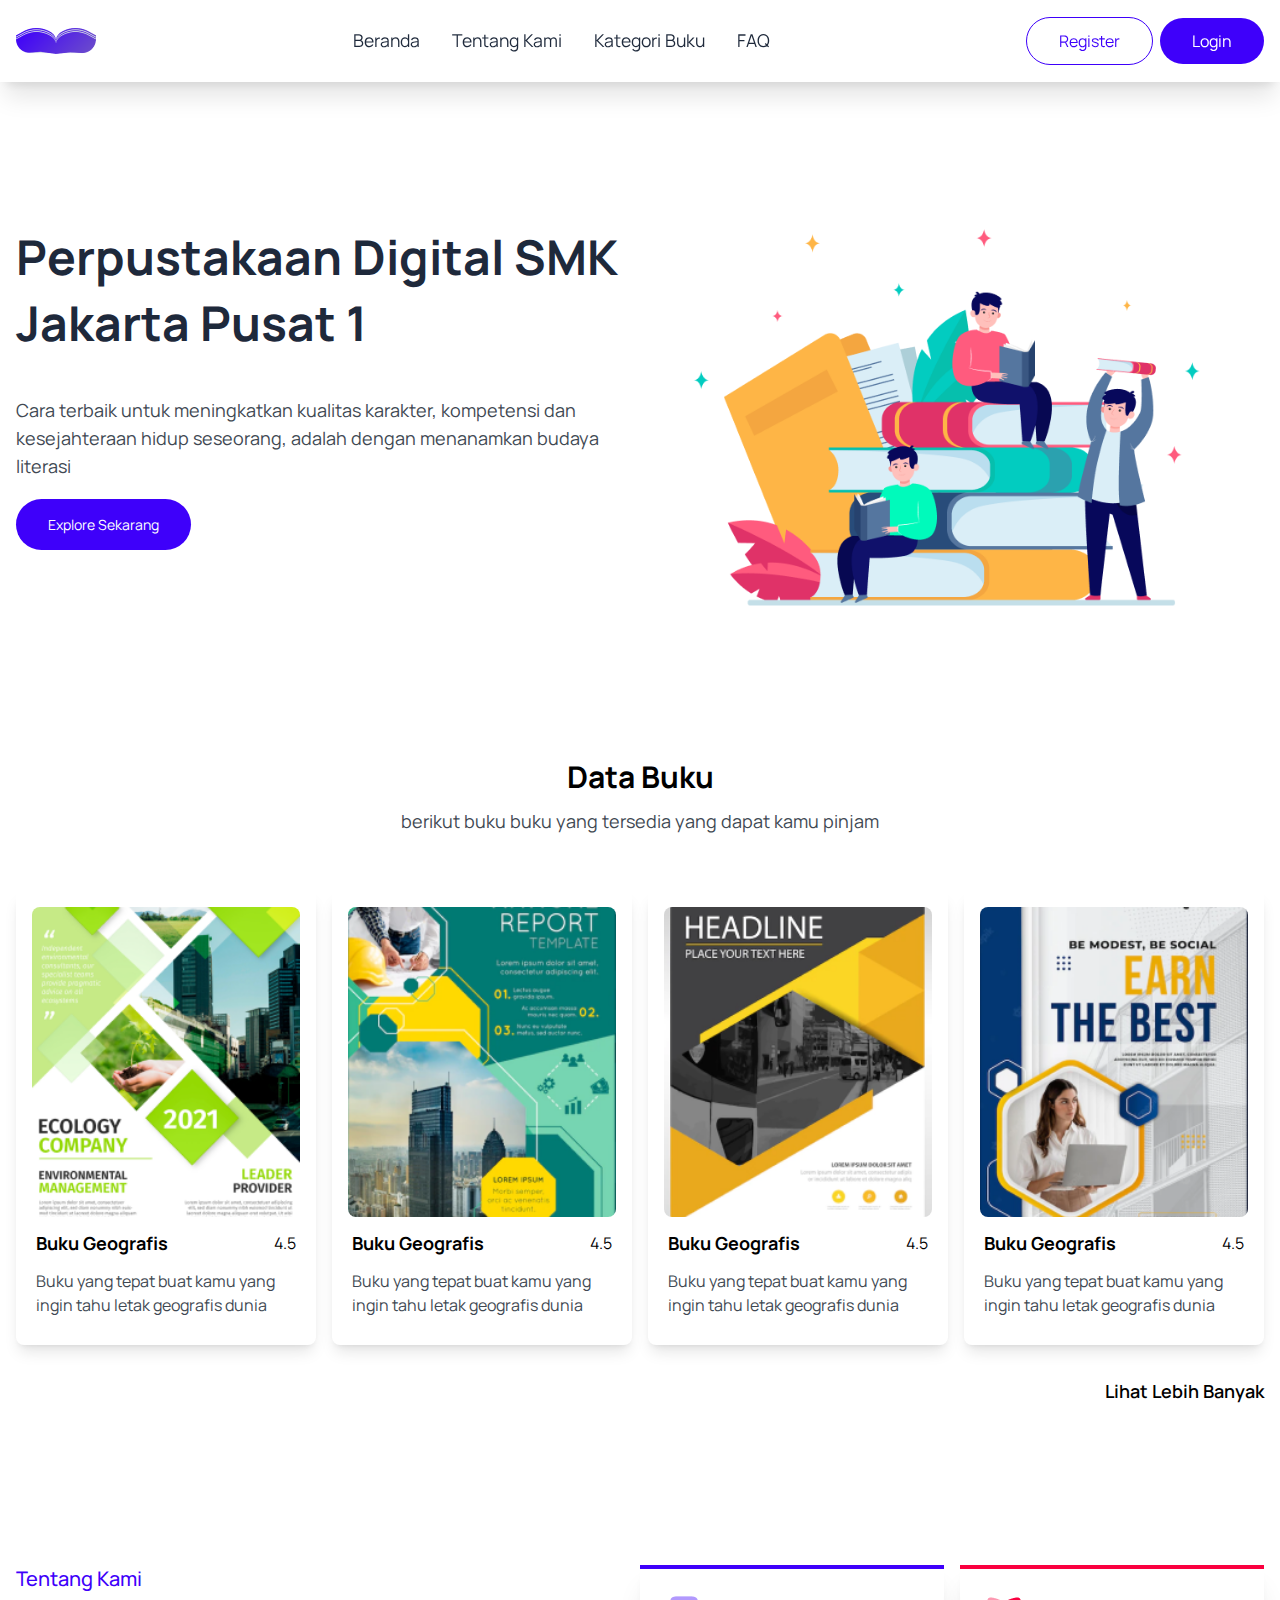
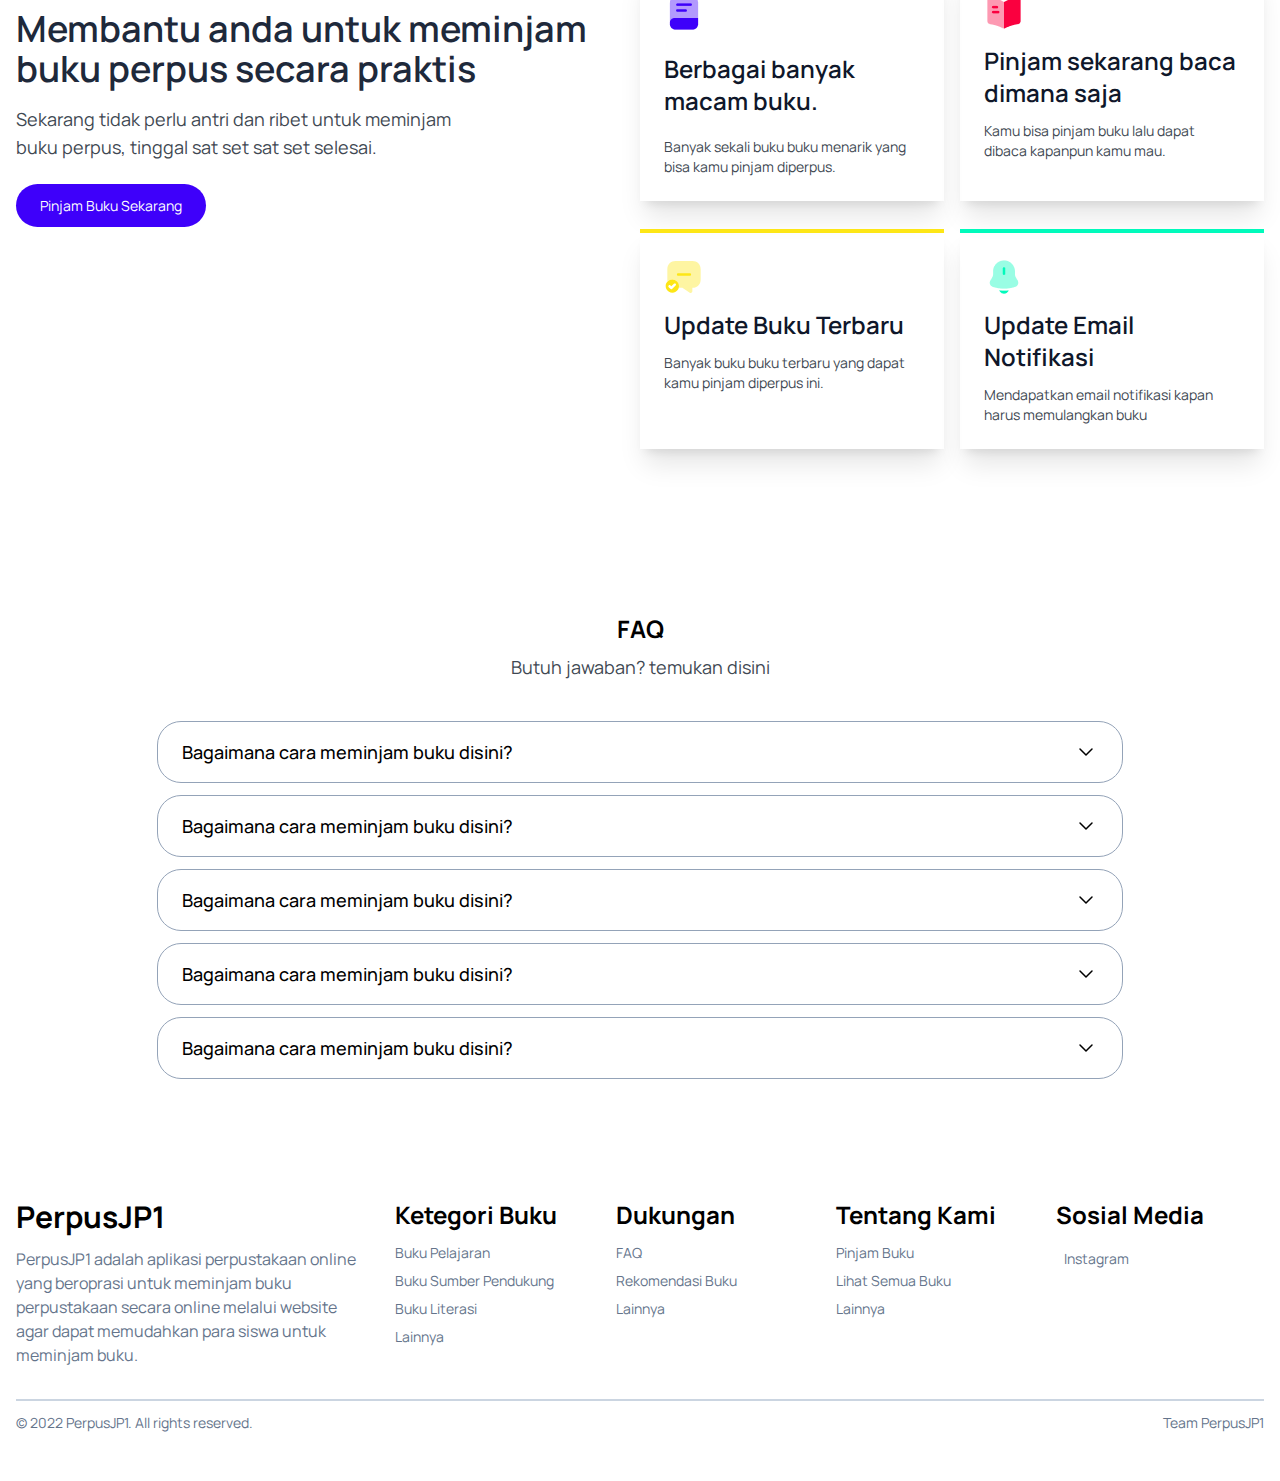
<file: src/index.html>
<!DOCTYPE html>
<html>
  <head>
    <meta charset="UTF-8" />
    <meta name="viewport" content="width=device-width, initial-scale=1.0" />
    <link href="./output.css" rel="stylesheet" />
    <link
      rel="shortcut icon"
      href="../public/image/logo/logo 1.png"
      type="image/x-icon"
    />
    <title>Perpus JP1</title>

    <!-- Font Family -->
    <link rel="preconnect" href="https://fonts.googleapis.com" />
    <link rel="preconnect" href="https://fonts.gstatic.com" crossorigin />
    <link
      href="https://fonts.googleapis.com/css2?family=Manrope:wght@200..800&display=swap"
      rel="stylesheet"
    />

    <!-- Font Awesome -->
    <link
      rel="stylesheet"
      href="https://cdnjs.cloudflare.com/ajax/libs/font-awesome/6.6.0/css/all.min.css"
      integrity="sha512-Kc323vGBEqzTmouAECnVceyQqyqdsSiqLQISBL29aUW4U/M7pSPA/gEUZQqv1cwx4OnYxTxve5UMg5GT6L4JJg=="
      crossorigin="anonymous"
      referrerpolicy="no-referrer"
    />
  </head>
  <body class="scroll-smooth relative">
    <!-- Header Start -->
    <header
      class="w-full py-4 md:py-2 fixed top-0 left-0 bg-white z-10 shadow-xl"
    >
      <nav class="container mx-auto px-4 flex justify-between items-center">
        <!-- Content Left -->
        <div class="md:py-5 text-3xl font-bold text-lime-500 capitalize">
          <a href="#home" class=""
            ><img src="../public/image/logo/logo 1.png" alt=""
          /></a>
        </div>

        <!-- Content Center -->
        <div class="">
          <ul class="hidden md:flex items-center gap-2">
            <li class="group px-3 py-2">
              <a
                href="#home"
                class="font-normal text-sm lg:text-[1.1rem] text-slate-800 group-hover:text-main"
                >Beranda</a
              >
            </li>
            <li class="group px-3 py-2">
              <a
                href="#tentang-kami"
                class="font-normal text-sm lg:text-[1.1rem] text-slate-800 group-hover:text-main"
                >Tentang Kami</a
              >
            </li>
            <li class="group px-3 py-2">
              <a
                href="daftarBuku.html"
                class="font-normal text-sm lg:text-[1.1rem] text-slate-800 group-hover:text-main"
                >Kategori Buku</a
              >
            </li>
            <li class="group px-3 py-2">
              <a
                href="#faq"
                class="font-normal text-sm lg:text-[1.1rem] text-slate-800 group-hover:text-main"
                >FAQ</a
              >
            </li>
          </ul>
        </div>

        <!-- Content Right -->
        <div class="hidden md:block md:space-x-1">
          <a
            href=""
            class="px-8 py-3 border border-main text-main bg-white rounded-full"
            >Register</a
          >
          <a href="" class="px-8 py-3 bg-main text-white rounded-full">Login</a>
        </div>

        <!-- Hamburger Menu -->

        <div id="navMobile" class="hidden transition-all duration-300">
          <ul
            class="p-5 absolute h-56 right-7 left-24 top-20 inset-0 bg-white capitalize z-50 shadow-lg space-y-2"
          >
            <li>
              <a
                href="#home"
                class="hover:text-lime-500 text-[16px] transition-all duration-300"
                >Beranda</a
              >
            </li>
            <li>
              <a
                href="#tentang-kami"
                class="hover:text-lime-500 text-[16px] transition-all duration-300"
                >Tentang Kami</a
              >
            </li>
            <li>
              <a
                href="daftarBuku.html"
                class="hover:text-lime-500 text-[16px] transition-all duration-300"
                >Kategori Buku</a
              >
            </li>
            <li>
              <a
                href="#faq"
                class="hover:text-lime-500 text-[16px] transition-all duration-300"
                >FAQ</a
              >
            </li>

            <div class="flex gap-2 mt-4">
              <a
                href=""
                class="px-4 py-2 bg-white text-main border border-main rounded-full text-sm"
                >Register</a
              >
              <a
                href=""
                class="px-4 py-2 bg-main text-white rounded-full text-sm"
                >Login</a
              >
            </div>
          </ul>
        </div>

        <div
          id="menu"
          class="md:hidden cursor-pointer transition-all duration-300 z-50"
        >
          <i class="fa-solid fa-bars text-2xl"></i>
        </div>
      </nav>
    </header>
    <!-- Header End -->

    <!-- Hero Section Start -->
    <section id="home" class="pt-40 md:pt-32 pb-16 xl:pt-52">
      <div class="w-full px-4">
        <div class="container mx-auto">
          <div class="flex flex-col md:flex-row justify-between">
            <!-- Content Left Start -->
            <div
              class="w-full md:w-1/2 order-2 md:order-1 pt-4 text-center md:text-start"
            >
              <h1
                class="text-2xl md:text-5xl font-bold text-slate-800 md:leading-snug"
              >
                Perpustakaan Digital SMK Jakarta Pusat 1
              </h1>
              <p
                class="text-grey font-normal text-sm md:text-lg mt-8 mb-10 md:mb-8 md:my-10"
              >
                Cara terbaik untuk meningkatkan kualitas karakter, kompetensi
                dan kesejahteraan hidup seseorang, adalah dengan menanamkan
                budaya literasi
              </p>

              <a
                href=""
                class="px-8 py-4 text-white bg-main text-sm rounded-full"
                >Explore Sekarang</a
              >
            </div>
            <!-- Content Left End -->

            <!-- Content Right Start -->
            <div class="w-full md:w-1/2 order-1 md:order-2 md:-mt-8">
              <div class="">
                <img
                  src="../public/image/content 1.png"
                  alt=""
                  class="w-full h-full"
                />
              </div>
            </div>
            <!-- Content Right End -->
          </div>
        </div>
      </div>
    </section>
    <!-- Hero Section End -->

    <!-- Data Buku Section Start -->
    <section id="data-buku" class="pt-14 pb-20">
      <div class="w-full px-4">
        <div class="container mx-auto">
          <!-- Header Start -->
          <div class="space-y-3 mb-8">
            <h1 class="font-bold text-xl text-center md:text-3xl">Data Buku</h1>
            <p class="text-grey text-sm md:text-lg text-center">
              berikut buku buku yang tersedia yang dapat kamu pinjam
            </p>
          </div>
          <!-- Header End -->

          <!-- Content Buku Start -->
          <div
            class="grid md:grid-cols-2 lg:grid-cols-4 items-center gap-4 mt-14"
          >
            <!-- Card 1 Start -->
            <div class="w-full shadow-lg rounded-lg mb-6 md:mb-0">
              <div class="px-4 py-4">
                <div
                  class="w-full h-[300px] md:h-[222px] lg:h-[310px] rounded-md relative group"
                >
                  <div
                    class="w-full h-full bg-black bg-opacity-35 items-center justify-center absolute top-1/2 -translate-y-1/2 left-1/2 -translate-x-1/2 hidden group-hover:flex transition-all duration-700 rounded-lg cursor-pointer"
                  >
                    <div
                      class="flex flex-col justify-center items-center gap-2"
                    >
                      <i
                        class="fa-regular fa-eye text-white text-5xl md:text-6xl"
                      ></i>
                      <p class="text-white text-xl font-semibold">
                        Lihat Detail
                      </p>
                    </div>
                  </div>
                  <img
                    src="../public/image/card buku/1.png"
                    class="w-full h-full object-cover rounded-lg"
                    alt=""
                  />
                </div>

                <!-- Title Start -->
                <div class="my-3 px-1">
                  <div class="flex justify-between items-center mb-3">
                    <h1 class="font-bold md:text-lg">Buku Geografis</h1>
                    <p>
                      <i class="fa-solid fa-star text-yellow-500 pe-2"></i
                      ><span>4.5</span>
                    </p>
                  </div>

                  <p class="text-grey font-normal">
                    Buku yang tepat buat kamu yang ingin tahu letak geografis
                    dunia
                  </p>
                </div>
                <!-- Title End -->
              </div>
            </div>
            <!-- Card 1 End -->

            <!-- Card 2 Start -->
            <div class="w-full shadow-lg rounded-lg mb-6 md:mb-0">
              <div class="px-4 py-4">
                <div
                  class="w-full h-[300px] md:h-[222px] lg:h-[310px] rounded-md relative group"
                >
                  <div
                    class="w-full h-full bg-black bg-opacity-35 items-center justify-center absolute top-1/2 -translate-y-1/2 left-1/2 -translate-x-1/2 hidden group-hover:flex transition-all duration-700 rounded-lg cursor-pointer"
                  >
                    <div
                      class="flex flex-col justify-center items-center gap-2"
                    >
                      <i
                        class="fa-regular fa-eye text-white text-5xl md:text-6xl"
                      ></i>
                      <p class="text-white text-xl font-semibold">
                        Lihat Detail
                      </p>
                    </div>
                  </div>
                  <img
                    src="../public/image/card buku/2.png"
                    class="w-full h-full object-cover rounded-lg"
                    alt=""
                  />
                </div>

                <!-- Title Start -->
                <div class="my-3 px-1">
                  <div class="flex justify-between items-center mb-3">
                    <h1 class="font-bold md:text-lg">Buku Geografis</h1>
                    <p>
                      <i class="fa-solid fa-star text-yellow-500 pe-2"></i
                      ><span>4.5</span>
                    </p>
                  </div>

                  <p class="text-grey font-normal">
                    Buku yang tepat buat kamu yang ingin tahu letak geografis
                    dunia
                  </p>
                </div>
                <!-- Title End -->
              </div>
            </div>
            <!-- Card 2 End -->

            <!-- Card 3 Start -->
            <div class="w-full shadow-lg rounded-lg mb-6 md:mb-0">
              <div class="px-4 py-4">
                <div
                  class="w-full h-[300px] md:h-[222px] lg:h-[310px] rounded-md relative group"
                >
                  <div
                    class="w-full h-full bg-black bg-opacity-35 items-center justify-center absolute top-1/2 -translate-y-1/2 left-1/2 -translate-x-1/2 hidden group-hover:flex transition-all duration-700 rounded-lg cursor-pointer"
                  >
                    <div
                      class="flex flex-col justify-center items-center gap-2"
                    >
                      <i
                        class="fa-regular fa-eye text-white text-5xl md:text-6xl"
                      ></i>
                      <p class="text-white text-xl font-semibold">
                        Lihat Detail
                      </p>
                    </div>
                  </div>
                  <img
                    src="../public/image/card buku/3.png"
                    class="w-full h-full object-cover rounded-lg"
                    alt=""
                  />
                </div>

                <!-- Title Start -->
                <div class="my-3 px-1">
                  <div class="flex justify-between items-center mb-3">
                    <h1 class="font-bold md:text-lg">Buku Geografis</h1>
                    <p>
                      <i class="fa-solid fa-star text-yellow-500 pe-2"></i
                      ><span>4.5</span>
                    </p>
                  </div>

                  <p class="text-grey font-normal">
                    Buku yang tepat buat kamu yang ingin tahu letak geografis
                    dunia
                  </p>
                </div>
                <!-- Title End -->
              </div>
            </div>
            <!-- Card 3 End -->

            <!-- Card 4 Start -->
            <div class="w-full shadow-lg rounded-lg mb-6 md:mb-0">
              <div class="px-4 py-4">
                <div
                  class="w-full h-[300px] md:h-[222px] lg:h-[310px] rounded-md relative group"
                >
                  <div
                    class="w-full h-full bg-black bg-opacity-35 items-center justify-center absolute top-1/2 -translate-y-1/2 left-1/2 -translate-x-1/2 hidden group-hover:flex transition-all duration-700 rounded-lg cursor-pointer"
                  >
                    <div
                      class="flex flex-col justify-center items-center gap-2"
                    >
                      <i
                        class="fa-regular fa-eye text-white text-5xl md:text-6xl"
                      ></i>
                      <p class="text-white text-xl font-semibold">
                        Lihat Detail
                      </p>
                    </div>
                  </div>
                  <img
                    src="../public/image/card buku/4.png"
                    class="w-full h-full object-cover rounded-lg"
                    alt=""
                  />
                </div>

                <!-- Title Start -->
                <div class="my-3 px-1">
                  <div class="flex justify-between items-center mb-3">
                    <h1 class="font-bold md:text-lg">Buku Geografis</h1>
                    <p>
                      <i class="fa-solid fa-star text-yellow-500 pe-2"></i
                      ><span>4.5</span>
                    </p>
                  </div>

                  <p class="text-grey font-normal">
                    Buku yang tepat buat kamu yang ingin tahu letak geografis
                    dunia
                  </p>
                </div>
                <!-- Title End -->
              </div>
            </div>
            <!-- Card 4 End -->
          </div>
          <!-- Content Buku End -->

          <div class="flex justify-end md:mt-8">
            <a
              href=""
              class="self-start text-sm md:text-lg hover:text-main font-semibold"
              >Lihat Lebih Banyak <i class="fa-solid fa-arrow-right"></i
            ></a>
          </div>
        </div>
      </div>
    </section>
    <!-- Data Buku Section End -->

    <!-- Tentang Kami Section Start -->
    <section id="tentang-kami" class="pt-20 pb-24">
      <div class="w-full px-4">
        <div class="container mx-auto">
          <div class="grid lg:grid-cols-2 items-stretch justify-between">
            <!-- Content Left Start -->
            <div class="mb-10 lg:mb-0">
              <p class="text-lg font-medium text-main md:text-xl">
                Tentang Kami
              </p>
              <h1
                class="text-2xl md:text-4xl font-semibold text-slate-800 my-3 md:my-4"
              >
                Membantu anda untuk meminjam buku perpus secara praktis
              </h1>
              <p class="font-normal text-sm text-grey md:text-lg md:max-w-md">
                Sekarang tidak perlu antri dan ribet untuk meminjam buku perpus,
                tinggal sat set sat set selesai.
              </p>

              <div class="mt-8">
                <a
                  href=""
                  class="px-6 py-3 bg-main text-white font-normal rounded-full text-sm hover:bg-main/85 transition-all duration-300"
                  >Pinjam Buku Sekarang</a
                >
              </div>
            </div>
            <!-- Content Left End -->

            <!-- Content Right Start -->
            <div class="">
              <div
                class="grid md:grid-cols-2 md:gap-4 justify-center md:justify-between"
              >
                <!-- Card 1 Start -->
                <div
                  class="w-full mx-auto border-t-4 border-t-main px-6 py-6 shadow-xl mb-4 lg:mb-3"
                >
                  <div class="flex flex-col gap-5">
                    <div class="">
                      <img src="../public/image/vuesax/bulk/book.png" alt="" />
                    </div>

                    <!-- Title Start -->
                    <h3
                      class="text-xl md:text-2xl font-semibold text-slate-900"
                    >
                      Berbagai banyak macam buku.
                    </h3>
                    <p class="font-normal text-grey text-sm">
                      Banyak sekali buku buku menarik yang bisa kamu pinjam
                      diperpus.
                    </p>
                    <!-- Title End -->
                  </div>
                </div>
                <!-- Card 1 End -->

                <!-- Card 2 Start -->
                <div
                  class="w-full mx-auto border-t-4 border-t-pink px-6 py-6 shadow-xl mb-4 lg:mb-3"
                >
                  <div class="flex flex-col gap-3">
                    <div class="">
                      <img
                        src="../public/image/tentang Kami/vuesax/bulk/book.png"
                        alt=""
                      />
                    </div>

                    <!-- Title Start -->
                    <h3
                      class="text-xl md:text-2xl font-semibold text-slate-900"
                    >
                      Pinjam sekarang baca dimana saja
                    </h3>
                    <p class="font-normal text-grey text-sm">
                      Kamu bisa pinjam buku lalu dapat dibaca kapanpun kamu mau.
                    </p>
                    <!-- Title End -->
                  </div>
                </div>
                <!-- Card 2 End -->

                <!-- Card 3 Start -->
                <div
                  class="w-full mx-auto border-t-4 border-t-greenyellow px-6 py-6 shadow-xl mb-4 lg:mb-3"
                >
                  <div class="flex flex-col gap-3">
                    <div class="">
                      <img
                        src="../public/image/tentang Kami/vuesax/bulk/message-tick.svg"
                        alt=""
                      />
                    </div>

                    <!-- Title Start -->
                    <h3
                      class="text-xl md:text-2xl font-semibold text-slate-900"
                    >
                      Update Buku Terbaru
                    </h3>
                    <p class="font-normal text-grey text-sm">
                      Banyak buku buku terbaru yang dapat kamu pinjam diperpus
                      ini.
                    </p>
                    <!-- Title End -->
                  </div>
                </div>
                <!-- Card 3 End -->

                <!-- Card 4 Start -->
                <div
                  class="w-full mx-auto border-t-4 border-t-secondaryBrigt px-6 py-6 shadow-xl mb-4 lg:mb-3"
                >
                  <div class="flex flex-col gap-3">
                    <div class="">
                      <img
                        src="../public/image/tentang Kami/vuesax/bulk/notification-bing.png"
                        alt=""
                      />
                    </div>

                    <!-- Title Start -->
                    <h3
                      class="text-xl md:text-2xl font-semibold text-slate-900"
                    >
                      Update Email Notifikasi
                    </h3>
                    <p class="font-normal text-grey text-sm">
                      Mendapatkan email notifikasi kapan harus memulangkan buku
                    </p>
                    <!-- Title End -->
                  </div>
                </div>
                <!-- Card 4 End -->
              </div>
            </div>
            <!-- Content Right End -->
          </div>
        </div>
      </div>
    </section>
    <!-- Tentang Kami Section End -->

    <!-- FAQ Section Start -->
    <section id="faq" class="pt-14 pb-20">
      <div class="w-full px-4">
        <div class="container mx-auto">
          <!-- Header Start -->
          <div class="space-y-2 mb-10">
            <h3 class="text-2xl font-bold text-center">FAQ</h3>
            <p class="text-grey font-normal text-sm md:text-lg text-center">
              Butuh jawaban? temukan disini
            </p>
          </div>
          <!-- Header End -->

          <!-- Content FAQ Start -->
          <!-- component -->
          <div
            class="max-w-screen-xl mx-auto px-5 bg-white min-h-sceen space-y-3"
          >
            <!-- Content 1 Start -->
            <div
              class="lg:w-[80%] py-2 md:py-4 px-6 border border-slate-400 rounded-3xl mx-auto"
            >
              <details class="group">
                <summary
                  class="flex justify-between items-center font-medium cursor-pointer list-none"
                >
                  <span class="text-sm md:text-lg">
                    Bagaimana cara meminjam buku disini?</span
                  >
                  <span class="transition group-open:rotate-180">
                    <svg
                      fill="none"
                      height="24"
                      shape-rendering="geometricPrecision"
                      stroke="currentColor"
                      stroke-linecap="round"
                      stroke-linejoin="round"
                      stroke-width="1.5"
                      viewBox="0 0 24 24"
                      width="24"
                    >
                      <path d="M6 9l6 6 6-6"></path>
                    </svg>
                  </span>
                </summary>
                <p
                  class="text-neutral-600 mt-3 text-sm group-open:animate-fadeIn transition-all duration-500"
                >
                  SAAS platform is a cloud-based software service that allows
                  users to access and use a variety of tools and functionality.
                </p>
              </details>
            </div>
            <!-- Content 1 End -->

            <!-- Content 2 Start -->
            <div
              class="lg:w-[80%] py-2 md:py-4 px-6 border border-slate-400 rounded-3xl mx-auto"
            >
              <details class="group">
                <summary
                  class="flex justify-between items-center font-medium cursor-pointer list-none"
                >
                  <span class="text-sm md:text-lg">
                    Bagaimana cara meminjam buku disini?</span
                  >
                  <span class="transition group-open:rotate-180">
                    <svg
                      fill="none"
                      height="24"
                      shape-rendering="geometricPrecision"
                      stroke="currentColor"
                      stroke-linecap="round"
                      stroke-linejoin="round"
                      stroke-width="1.5"
                      viewBox="0 0 24 24"
                      width="24"
                    >
                      <path d="M6 9l6 6 6-6"></path>
                    </svg>
                  </span>
                </summary>
                <p
                  class="text-neutral-600 mt-3 text-sm group-open:animate-fadeIn transition-all duration-500"
                >
                  SAAS platform is a cloud-based software service that allows
                  users to access and use a variety of tools and functionality.
                </p>
              </details>
            </div>
            <!-- Content 2 End -->

            <!-- Content 3 Start -->
            <div
              class="lg:w-[80%] py-2 md:py-4 px-6 border border-slate-400 rounded-3xl mx-auto"
            >
              <details class="group">
                <summary
                  class="flex justify-between items-center font-medium cursor-pointer list-none"
                >
                  <span class="text-sm md:text-lg">
                    Bagaimana cara meminjam buku disini?</span
                  >
                  <span class="transition group-open:rotate-180">
                    <svg
                      fill="none"
                      height="24"
                      shape-rendering="geometricPrecision"
                      stroke="currentColor"
                      stroke-linecap="round"
                      stroke-linejoin="round"
                      stroke-width="1.5"
                      viewBox="0 0 24 24"
                      width="24"
                    >
                      <path d="M6 9l6 6 6-6"></path>
                    </svg>
                  </span>
                </summary>
                <p
                  class="text-neutral-600 mt-3 text-sm group-open:animate-fadeIn transition-all duration-500"
                >
                  SAAS platform is a cloud-based software service that allows
                  users to access and use a variety of tools and functionality.
                </p>
              </details>
            </div>
            <!-- Content 3 End -->

            <!-- Content 4 Start -->
            <div
              class="lg:w-[80%] py-2 md:py-4 px-6 border border-slate-400 rounded-3xl mx-auto"
            >
              <details class="group">
                <summary
                  class="flex justify-between items-center font-medium cursor-pointer list-none"
                >
                  <span class="text-sm md:text-lg">
                    Bagaimana cara meminjam buku disini?</span
                  >
                  <span class="transition group-open:rotate-180">
                    <svg
                      fill="none"
                      height="24"
                      shape-rendering="geometricPrecision"
                      stroke="currentColor"
                      stroke-linecap="round"
                      stroke-linejoin="round"
                      stroke-width="1.5"
                      viewBox="0 0 24 24"
                      width="24"
                    >
                      <path d="M6 9l6 6 6-6"></path>
                    </svg>
                  </span>
                </summary>
                <p
                  class="text-neutral-600 mt-3 text-sm group-open:animate-fadeIn transition-all duration-500"
                >
                  SAAS platform is a cloud-based software service that allows
                  users to access and use a variety of tools and functionality.
                </p>
              </details>
            </div>
            <!-- Content 4 End -->

            <!-- Content 5 Start -->
            <div
              class="lg:w-[80%] py-2 md:py-4 px-6 border border-slate-400 rounded-3xl mx-auto"
            >
              <details class="group">
                <summary
                  class="flex justify-between items-center font-medium cursor-pointer list-none"
                >
                  <span class="text-sm md:text-lg">
                    Bagaimana cara meminjam buku disini?</span
                  >
                  <span class="transition group-open:rotate-180">
                    <svg
                      fill="none"
                      height="24"
                      shape-rendering="geometricPrecision"
                      stroke="currentColor"
                      stroke-linecap="round"
                      stroke-linejoin="round"
                      stroke-width="1.5"
                      viewBox="0 0 24 24"
                      width="24"
                    >
                      <path d="M6 9l6 6 6-6"></path>
                    </svg>
                  </span>
                </summary>
                <p
                  class="text-neutral-600 mt-3 text-sm group-open:animate-fadeIn transition-all duration-500"
                >
                  SAAS platform is a cloud-based software service that allows
                  users to access and use a variety of tools and functionality.
                </p>
              </details>
            </div>
            <!-- Content 5 End -->
          </div>
          <!-- Content FAQ End -->
        </div>
      </div>
    </section>
    <!-- FAQ Section End -->

    <!-- Footer Section Start -->
    <footer class="pt-10 pb-12">
      <div class="w-full px-4">
        <div class="container mx-auto">
          <div class="flex flex-col md:flex-row gap-8">
            <!-- Footer Left Start -->
            <div class="w-full md:w-[40%] mb-6 md:mb-0">
              <h1 class="font-bold text-2xl md:text-3xl mb-3">PerpusJP1</h1>
              <p class="font-normal text-slate-500">
                PerpusJP1 adalah aplikasi perpustakaan online yang beroprasi
                untuk meminjam buku perpustakaan secara online melalui website
                agar dapat memudahkan para siswa untuk meminjam buku.
              </p>
            </div>
            <!-- Footer Left End -->

            <!-- Footer Right Start -->
            <div class="w-full">
              <div class="grid md:grid-cols-3 lg:grid-cols-4 gap-3">
                <!-- Content 1 Start -->
                <div class="w-full mb-6 lg:mb-0">
                  <h3 class="font-bold text-xl md:text-2xl mb-3">
                    Ketegori Buku
                  </h3>
                  <ul class="space-y-2">
                    <li class="text-sm text-slate-500 font-normal">
                      Buku Pelajaran
                    </li>
                    <li class="text-sm text-slate-500 font-normal">
                      Buku Sumber Pendukung
                    </li>
                    <li class="text-sm text-slate-500 font-normal">
                      Buku Literasi
                    </li>
                    <li class="text-sm text-slate-500 font-normal">Lainnya</li>
                  </ul>
                </div>
                <!-- Content 1 End -->

                <!-- Content 2 Start -->
                <div class="w-full mb-6 lg:mb-0">
                  <h3 class="font-bold text-xl md:text-2xl mb-3">Dukungan</h3>
                  <ul class="space-y-2">
                    <li class="text-sm text-slate-500 font-normal">FAQ</li>
                    <li class="text-sm text-slate-500 font-normal">
                      Rekomendasi Buku
                    </li>
                    <li class="text-sm text-slate-500 font-normal">Lainnya</li>
                  </ul>
                </div>
                <!-- Content 2 End -->

                <!-- Content 3 Start -->
                <div class="w-full mb-6 lg:mb-0">
                  <h3 class="font-bold text-xl md:text-2xl mb-3">
                    Tentang Kami
                  </h3>
                  <ul class="space-y-2">
                    <li class="text-sm text-slate-500 font-normal">
                      Pinjam Buku
                    </li>
                    <li class="text-sm text-slate-500 font-normal">
                      Lihat Semua Buku
                    </li>
                    <li class="text-sm text-slate-500 font-normal">Lainnya</li>
                  </ul>
                </div>
                <!-- Content 3 End -->

                <!-- Content 4 Start -->
                <div class="w-full mb-6 lg:mb-0">
                  <h3 class="font-bold text-xl md:text-2xl mb-3">
                    Sosial Media
                  </h3>
                  <ul class="space-y-2">
                    <li class="text-sm text-slate-500 font-normal">
                      <i
                        class="fa-brands fa-instagram text-lg text-red-500 pe-2"
                      ></i
                      >Instagram
                    </li>
                  </ul>
                </div>
                <!-- Content 4 End -->
              </div>
            </div>
            <!-- Footer Right End -->
          </div>

          <!-- Horizontal Start -->
          <div class="w-full border border-slate-300 mt-8"></div>
          <!-- Horizontal End -->

          <!-- Copyright Start -->
          <div class="mt-3">
            <div
              class="flex flex-col md:flex-row gap-4 justify-between items-center"
            >
              <p class="font-normal text-sm text-slate-500">
                © 2022 PerpusJP1. All rights reserved.
              </p>
              <p class="font-normal text-sm text-slate-500">Team PerpusJP1</p>
            </div>
          </div>
          <!-- Copyright End -->
        </div>
      </div>
    </footer>
    <!-- Footer Section End -->

    <!-- Scripts JS Start -->
    <script>
      // Navbar Fixed
      const menu = document.getElementById("menu");
      const faBars = document.querySelector(".fa-bars");
      const navMobile = document.getElementById("navMobile");

      menu.addEventListener("click", function (e) {
        faBars.classList.toggle("fa-x");
        navMobile.classList.toggle("hidden");
      });
    </script>
    <!-- Scripts JS End -->
  </body>
</html>
</file>
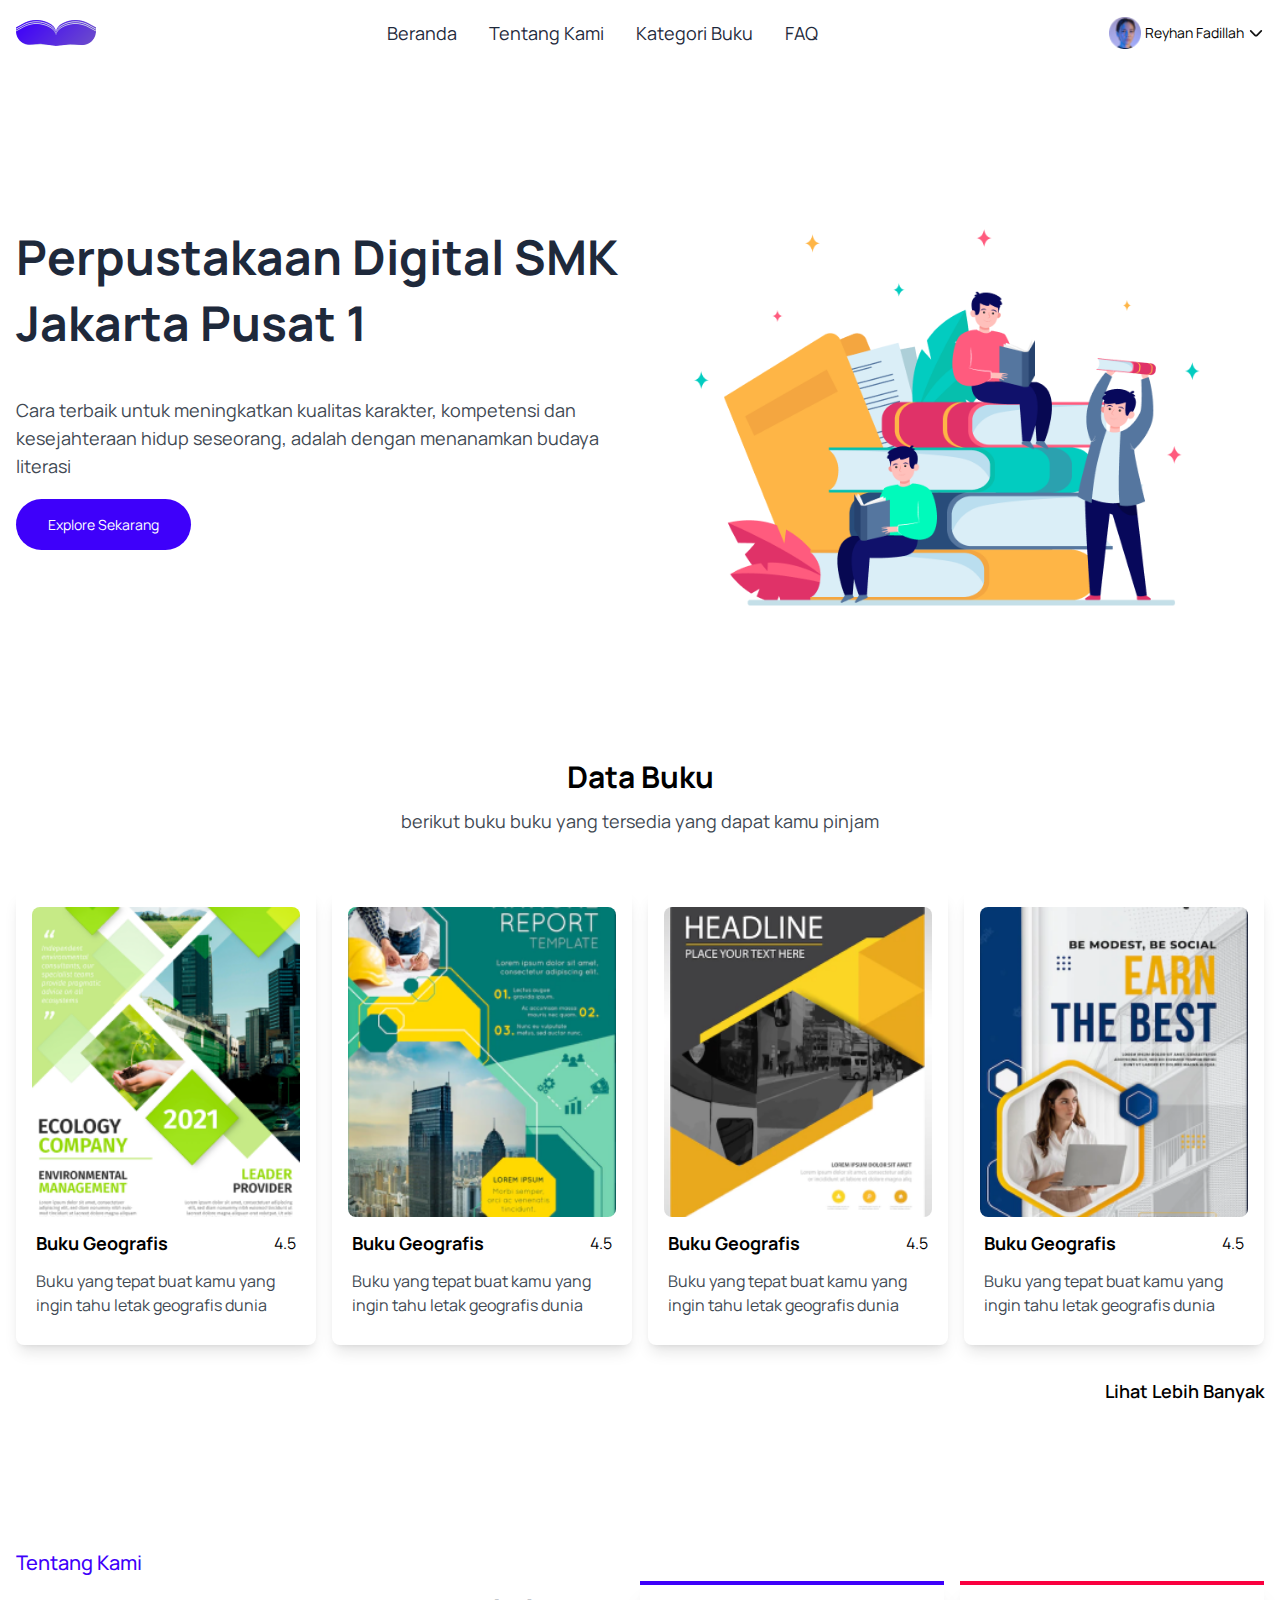
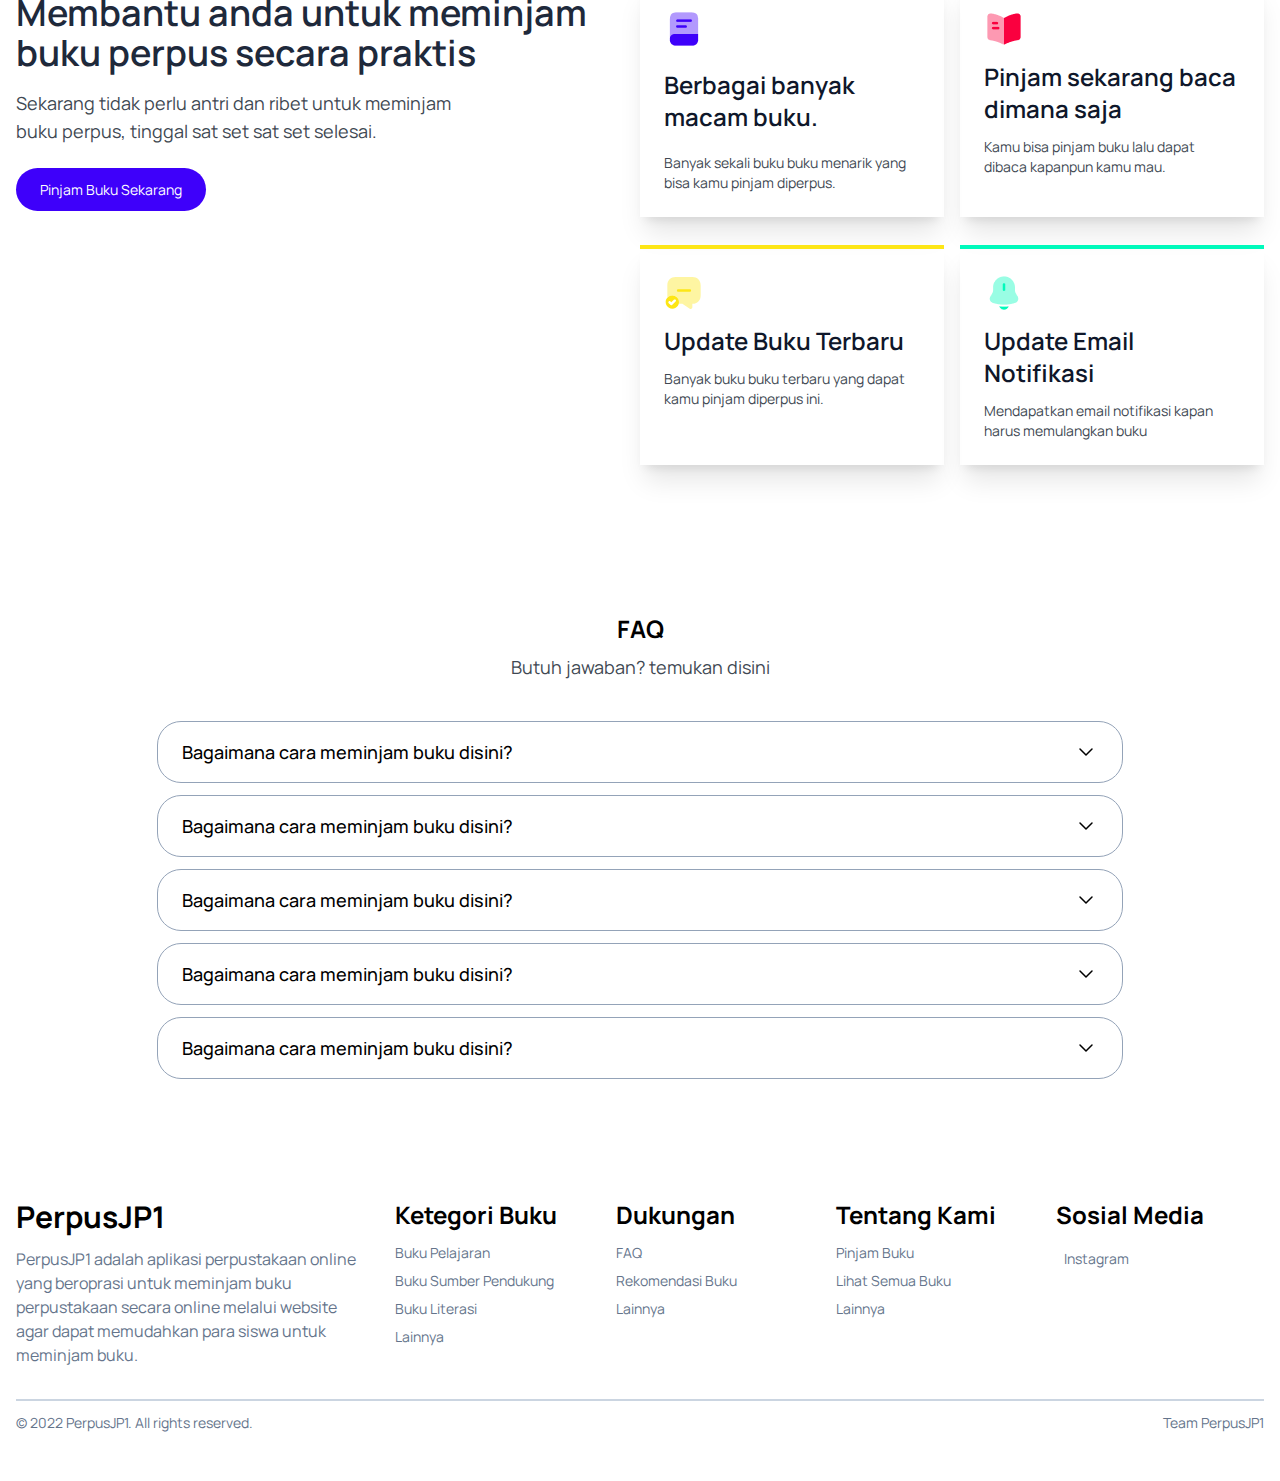
<file: src/afterlog.html>
<!DOCTYPE html>
<html>
  <head>
    <meta charset="UTF-8" />
    <meta name="viewport" content="width=device-width, initial-scale=1.0" />
    <link href="./output.css" rel="stylesheet" />
    <link
      rel="shortcut icon"
      href="../public/image/logo/logo 1.png"
      type="image/x-icon"
    />
    <title>Perpus JP1</title>

    <!-- Font Family -->
    <link rel="preconnect" href="https://fonts.googleapis.com" />
    <link rel="preconnect" href="https://fonts.gstatic.com" crossorigin />
    <link
      href="https://fonts.googleapis.com/css2?family=Manrope:wght@200..800&display=swap"
      rel="stylesheet"
    />

    <!-- Font Awesome -->
    <link
      rel="stylesheet"
      href="https://cdnjs.cloudflare.com/ajax/libs/font-awesome/6.6.0/css/all.min.css"
      integrity="sha512-Kc323vGBEqzTmouAECnVceyQqyqdsSiqLQISBL29aUW4U/M7pSPA/gEUZQqv1cwx4OnYxTxve5UMg5GT6L4JJg=="
      crossorigin="anonymous"
      referrerpolicy="no-referrer"
    />
  </head>
  <body class="scroll-smooth relative">
    <!-- Header Start -->
    <header class="w-full py-4 md:py-1 fixed top-0 left-0 bg-white z-10">
      <nav class="container mx-auto px-4 flex justify-between items-center">
        <!-- Content Left -->
        <div class="md:py-4 text-3xl font-bold text-lime-500 capitalize">
          <a href="" class=""
            ><img src="../public/image/logo/logo 1.png" alt=""
          /></a>
        </div>

        <!-- Content Center -->
        <div class="">
          <ul class="hidden md:flex items-center gap-2">
            <li class="group px-3 py-2">
              <a
                href=""
                class="font-normal text-sm lg:text-lg text-slate-800 group-hover:text-main"
                >Beranda</a
              >
            </li>
            <li class="group px-3 py-2">
              <a
                href=""
                class="font-normal text-sm lg:text-lg text-slate-800 group-hover:text-main"
                >Tentang Kami</a
              >
            </li>
            <li class="group px-3 py-2">
              <a
                href="daftarBuku.html"
                class="font-normal text-sm lg:text-lg text-slate-800 group-hover:text-main"
                >Kategori Buku</a
              >
            </li>
            <li class="group px-3 py-2">
              <a
                href=""
                class="font-normal text-sm lg:text-lg text-slate-800 group-hover:text-main"
                >FAQ</a
              >
            </li>
          </ul>
        </div>

        <!-- Nav Content End Start -->
        <div class="hidden md:flex items-center gap-1">
          <div class="w-8 h-8">
            <img
              src="../public/image/Image Profile.png"
              alt=""
              class="w-full h-full"
            />
          </div>
          <p class="font-normal text-sm">Reyhan Fadillah</p>
          <img src="../public/svg/arrow-down.svg" alt="" class="w-4 h-4" />
        </div>
        <!-- Nav Content End End -->

        <!-- Hamburger Menu -->

        <div id="navMobile" class="hidden transition-all duration-300">
          <ul
            class="p-5 absolute h-56 right-7 left-24 top-20 inset-0 bg-white capitalize z-50 shadow-lg space-y-2"
          >
            <li>
              <a
                href=""
                class="hover:text-lime-500 text-[16px] transition-all duration-300"
                >Beranda</a
              >
            </li>
            <li>
              <a
                href=""
                class="hover:text-lime-500 text-[16px] transition-all duration-300"
                >Kelas</a
              >
            </li>
            <li>
              <a
                href=""
                class="hover:text-lime-500 text-[16px] transition-all duration-300"
                >Alur Belajar</a
              >
            </li>
            <li>
              <a
                href=""
                class="hover:text-lime-500 text-[16px] transition-all duration-300"
                >Event</a
              >
            </li>
            <div class="flex gap-2 mt-4">
              <a
                href=""
                class="px-4 py-2 bg-white text-main border border-main rounded-full text-sm"
                >Register</a
              >
              <a
                href=""
                class="px-4 py-2 bg-main text-white rounded-full text-sm"
                >Login</a
              >
            </div>
          </ul>
        </div>

        <div
          id="menu"
          class="md:hidden cursor-pointer transition-all duration-300 z-50"
        >
          <i class="fa-solid fa-bars text-2xl"></i>
        </div>
      </nav>
    </header>
    <!-- Header End -->

    <!-- Hero Section Start -->
    <section class="pt-20 md:pt-36 pb-16 xl:pt-52">
      <div class="w-full px-4">
        <div class="container mx-auto">
          <div class="flex flex-col md:flex-row justify-between">
            <!-- Content Left Start -->
            <div
              class="w-full md:w-1/2 order-2 md:order-1 pt-4 text-center md:text-start"
            >
              <h1
                class="text-2xl md:text-5xl font-bold text-slate-800 md:leading-snug"
              >
                Perpustakaan Digital SMK Jakarta Pusat 1
              </h1>
              <p
                class="text-grey font-normal text-sm md:text-lg mt-8 mb-10 md:mb-8 md:my-10"
              >
                Cara terbaik untuk meningkatkan kualitas karakter, kompetensi
                dan kesejahteraan hidup seseorang, adalah dengan menanamkan
                budaya literasi
              </p>

              <a
                href=""
                class="px-8 py-4 text-white bg-main text-sm rounded-full"
                >Explore Sekarang</a
              >
            </div>
            <!-- Content Left End -->

            <!-- Content Right Start -->
            <div class="w-full md:w-1/2 order-1 md:order-2 md:-mt-8">
              <div class="">
                <img
                  src="../public/image/content 1.png"
                  alt=""
                  class="w-full h-full"
                />
              </div>
            </div>
            <!-- Content Right End -->
          </div>
        </div>
      </div>
    </section>
    <!-- Hero Section End -->

    <!-- Data Buku Section Start -->
    <section class="pt-14 pb-20">
      <div class="w-full px-4">
        <div class="container mx-auto">
          <!-- Header Start -->
          <div class="space-y-3 mb-8">
            <h1 class="font-bold text-xl text-center md:text-3xl">Data Buku</h1>
            <p class="text-grey text-sm md:text-lg text-center">
              berikut buku buku yang tersedia yang dapat kamu pinjam
            </p>
          </div>
          <!-- Header End -->

          <!-- Content Buku Start -->
          <div
            class="grid md:grid-cols-2 lg:grid-cols-4 items-center gap-4 mt-14"
          >
            <!-- Card 1 Start -->
            <div class="w-full shadow-lg rounded-lg mb-6 md:mb-0">
              <div class="px-4 py-4">
                <div
                  class="w-full h-[300px] md:h-[222px] lg:h-[310px] rounded-md relative group"
                >
                  <div
                    class="w-full h-full bg-black bg-opacity-35 items-center justify-center absolute top-1/2 -translate-y-1/2 left-1/2 -translate-x-1/2 hidden group-hover:flex transition-all duration-700 rounded-lg cursor-pointer"
                  >
                    <div
                      class="flex flex-col justify-center items-center gap-2"
                    >
                      <i
                        class="fa-regular fa-eye text-white text-5xl md:text-6xl"
                      ></i>
                      <p class="text-white text-xl font-semibold">
                        Lihat Detail
                      </p>
                    </div>
                  </div>
                  <img
                    src="../public/image/card buku/1.png"
                    class="w-full h-full object-cover rounded-lg"
                    alt=""
                  />
                </div>

                <!-- Title Start -->
                <div class="my-3 px-1">
                  <div class="flex justify-between items-center mb-3">
                    <h1 class="font-bold md:text-lg">Buku Geografis</h1>
                    <p>
                      <i class="fa-solid fa-star text-yellow-500 pe-2"></i
                      ><span>4.5</span>
                    </p>
                  </div>

                  <p class="text-grey font-normal">
                    Buku yang tepat buat kamu yang ingin tahu letak geografis
                    dunia
                  </p>
                </div>
                <!-- Title End -->
              </div>
            </div>
            <!-- Card 1 End -->

            <!-- Card 2 Start -->
            <div class="w-full shadow-lg rounded-lg mb-6 md:mb-0">
              <div class="px-4 py-4">
                <div
                  class="w-full h-[300px] md:h-[222px] lg:h-[310px] rounded-md relative group"
                >
                  <div
                    class="w-full h-full bg-black bg-opacity-35 items-center justify-center absolute top-1/2 -translate-y-1/2 left-1/2 -translate-x-1/2 hidden group-hover:flex transition-all duration-700 rounded-lg cursor-pointer"
                  >
                    <div
                      class="flex flex-col justify-center items-center gap-2"
                    >
                      <i
                        class="fa-regular fa-eye text-white text-5xl md:text-6xl"
                      ></i>
                      <p class="text-white text-xl font-semibold">
                        Lihat Detail
                      </p>
                    </div>
                  </div>
                  <img
                    src="../public/image/card buku/2.png"
                    class="w-full h-full object-cover rounded-lg"
                    alt=""
                  />
                </div>

                <!-- Title Start -->
                <div class="my-3 px-1">
                  <div class="flex justify-between items-center mb-3">
                    <h1 class="font-bold md:text-lg">Buku Geografis</h1>
                    <p>
                      <i class="fa-solid fa-star text-yellow-500 pe-2"></i
                      ><span>4.5</span>
                    </p>
                  </div>

                  <p class="text-grey font-normal">
                    Buku yang tepat buat kamu yang ingin tahu letak geografis
                    dunia
                  </p>
                </div>
                <!-- Title End -->
              </div>
            </div>
            <!-- Card 2 End -->

            <!-- Card 3 Start -->
            <div class="w-full shadow-lg rounded-lg mb-6 md:mb-0">
              <div class="px-4 py-4">
                <div
                  class="w-full h-[300px] md:h-[222px] lg:h-[310px] rounded-md relative group"
                >
                  <div
                    class="w-full h-full bg-black bg-opacity-35 items-center justify-center absolute top-1/2 -translate-y-1/2 left-1/2 -translate-x-1/2 hidden group-hover:flex transition-all duration-700 rounded-lg cursor-pointer"
                  >
                    <div
                      class="flex flex-col justify-center items-center gap-2"
                    >
                      <i
                        class="fa-regular fa-eye text-white text-5xl md:text-6xl"
                      ></i>
                      <p class="text-white text-xl font-semibold">
                        Lihat Detail
                      </p>
                    </div>
                  </div>
                  <img
                    src="../public/image/card buku/3.png"
                    class="w-full h-full object-cover rounded-lg"
                    alt=""
                  />
                </div>

                <!-- Title Start -->
                <div class="my-3 px-1">
                  <div class="flex justify-between items-center mb-3">
                    <h1 class="font-bold md:text-lg">Buku Geografis</h1>
                    <p>
                      <i class="fa-solid fa-star text-yellow-500 pe-2"></i
                      ><span>4.5</span>
                    </p>
                  </div>

                  <p class="text-grey font-normal">
                    Buku yang tepat buat kamu yang ingin tahu letak geografis
                    dunia
                  </p>
                </div>
                <!-- Title End -->
              </div>
            </div>
            <!-- Card 3 End -->

            <!-- Card 4 Start -->
            <div class="w-full shadow-lg rounded-lg mb-6 md:mb-0">
              <div class="px-4 py-4">
                <div
                  class="w-full h-[300px] md:h-[222px] lg:h-[310px] rounded-md relative group"
                >
                  <div
                    class="w-full h-full bg-black bg-opacity-35 items-center justify-center absolute top-1/2 -translate-y-1/2 left-1/2 -translate-x-1/2 hidden group-hover:flex transition-all duration-700 rounded-lg cursor-pointer"
                  >
                    <div
                      class="flex flex-col justify-center items-center gap-2"
                    >
                      <i
                        class="fa-regular fa-eye text-white text-5xl md:text-6xl"
                      ></i>
                      <p class="text-white text-xl font-semibold">
                        Lihat Detail
                      </p>
                    </div>
                  </div>
                  <img
                    src="../public/image/card buku/4.png"
                    class="w-full h-full object-cover rounded-lg"
                    alt=""
                  />
                </div>

                <!-- Title Start -->
                <div class="my-3 px-1">
                  <div class="flex justify-between items-center mb-3">
                    <h1 class="font-bold md:text-lg">Buku Geografis</h1>
                    <p>
                      <i class="fa-solid fa-star text-yellow-500 pe-2"></i
                      ><span>4.5</span>
                    </p>
                  </div>

                  <p class="text-grey font-normal">
                    Buku yang tepat buat kamu yang ingin tahu letak geografis
                    dunia
                  </p>
                </div>
                <!-- Title End -->
              </div>
            </div>
            <!-- Card 4 End -->
          </div>
          <!-- Content Buku End -->

          <div class="flex justify-end md:mt-8">
            <a
              href=""
              class="self-start text-sm md:text-lg hover:text-main font-semibold"
              >Lihat Lebih Banyak <i class="fa-solid fa-arrow-right"></i
            ></a>
          </div>
        </div>
      </div>
    </section>
    <!-- Data Buku Section End -->

    <!-- Tentang Kami Section Start -->
    <section class="pt-16 pb-20">
      <div class="w-full px-4">
        <div class="container mx-auto">
          <div class="grid lg:grid-cols-2 items-stretch justify-between">
            <!-- Content Left Start -->
            <div class="mb-10 lg:mb-0">
              <p class="text-lg font-medium text-main md:text-xl">
                Tentang Kami
              </p>
              <h1
                class="text-2xl md:text-4xl font-semibold text-slate-800 my-3 md:my-4"
              >
                Membantu anda untuk meminjam buku perpus secara praktis
              </h1>
              <p class="font-normal text-sm text-grey md:text-lg md:max-w-md">
                Sekarang tidak perlu antri dan ribet untuk meminjam buku perpus,
                tinggal sat set sat set selesai.
              </p>

              <div class="mt-8">
                <a
                  href=""
                  class="px-6 py-3 bg-main text-white font-normal rounded-full text-sm hover:bg-main/85 transition-all duration-300"
                  >Pinjam Buku Sekarang</a
                >
              </div>
            </div>
            <!-- Content Left End -->

            <!-- Content Right Start -->
            <div class="md:mt-8">
              <div
                class="grid md:grid-cols-2 md:gap-4 justify-center md:justify-between"
              >
                <!-- Card 1 Start -->
                <div
                  class="w-full mx-auto border-t-4 border-t-main px-6 py-6 shadow-xl mb-4 lg:mb-3"
                >
                  <div class="flex flex-col gap-5">
                    <div class="">
                      <img src="../public/image/vuesax/bulk/book.png" alt="" />
                    </div>

                    <!-- Title Start -->
                    <h3
                      class="text-xl md:text-2xl font-semibold text-slate-900"
                    >
                      Berbagai banyak macam buku.
                    </h3>
                    <p class="font-normal text-grey text-sm">
                      Banyak sekali buku buku menarik yang bisa kamu pinjam
                      diperpus.
                    </p>
                    <!-- Title End -->
                  </div>
                </div>
                <!-- Card 1 End -->

                <!-- Card 2 Start -->
                <div
                  class="w-full mx-auto border-t-4 border-t-pink px-6 py-6 shadow-xl mb-4 lg:mb-3"
                >
                  <div class="flex flex-col gap-3">
                    <div class="">
                      <img
                        src="../public/image/tentang Kami/vuesax/bulk/book.png"
                        alt=""
                      />
                    </div>

                    <!-- Title Start -->
                    <h3
                      class="text-xl md:text-2xl font-semibold text-slate-900"
                    >
                      Pinjam sekarang baca dimana saja
                    </h3>
                    <p class="font-normal text-grey text-sm">
                      Kamu bisa pinjam buku lalu dapat dibaca kapanpun kamu mau.
                    </p>
                    <!-- Title End -->
                  </div>
                </div>
                <!-- Card 2 End -->

                <!-- Card 3 Start -->
                <div
                  class="w-full mx-auto border-t-4 border-t-greenyellow px-6 py-6 shadow-xl mb-4 lg:mb-3"
                >
                  <div class="flex flex-col gap-3">
                    <div class="">
                      <img
                        src="../public/image/tentang Kami/vuesax/bulk/message-tick.svg"
                        alt=""
                      />
                    </div>

                    <!-- Title Start -->
                    <h3
                      class="text-xl md:text-2xl font-semibold text-slate-900"
                    >
                      Update Buku Terbaru
                    </h3>
                    <p class="font-normal text-grey text-sm">
                      Banyak buku buku terbaru yang dapat kamu pinjam diperpus
                      ini.
                    </p>
                    <!-- Title End -->
                  </div>
                </div>
                <!-- Card 3 End -->

                <!-- Card 4 Start -->
                <div
                  class="w-full mx-auto border-t-4 border-t-secondaryBrigt px-6 py-6 shadow-xl mb-4 lg:mb-3"
                >
                  <div class="flex flex-col gap-3">
                    <div class="">
                      <img
                        src="../public/image/tentang Kami/vuesax/bulk/notification-bing.png"
                        alt=""
                      />
                    </div>

                    <!-- Title Start -->
                    <h3
                      class="text-xl md:text-2xl font-semibold text-slate-900"
                    >
                      Update Email Notifikasi
                    </h3>
                    <p class="font-normal text-grey text-sm">
                      Mendapatkan email notifikasi kapan harus memulangkan buku
                    </p>
                    <!-- Title End -->
                  </div>
                </div>
                <!-- Card 4 End -->
              </div>
            </div>
            <!-- Content Right End -->
          </div>
        </div>
      </div>
    </section>
    <!-- Tentang Kami Section End -->

    <!-- FAQ Section Start -->
    <section class="pt-14 pb-20">
      <div class="w-full px-4">
        <div class="container mx-auto">
          <!-- Header Start -->
          <div class="space-y-2 mb-10">
            <h3 class="text-2xl font-bold text-center">FAQ</h3>
            <p class="text-grey font-normal text-sm md:text-lg text-center">
              Butuh jawaban? temukan disini
            </p>
          </div>
          <!-- Header End -->

          <!-- Content FAQ Start -->
          <!-- component -->
          <div
            class="max-w-screen-xl mx-auto px-5 bg-white min-h-sceen space-y-3"
          >
            <!-- Content 1 Start -->
            <div
              class="lg:w-[80%] py-2 md:py-4 px-6 border border-slate-400 rounded-3xl mx-auto"
            >
              <details class="group">
                <summary
                  class="flex justify-between items-center font-medium cursor-pointer list-none"
                >
                  <span class="text-sm md:text-lg">
                    Bagaimana cara meminjam buku disini?</span
                  >
                  <span class="transition group-open:rotate-180">
                    <svg
                      fill="none"
                      height="24"
                      shape-rendering="geometricPrecision"
                      stroke="currentColor"
                      stroke-linecap="round"
                      stroke-linejoin="round"
                      stroke-width="1.5"
                      viewBox="0 0 24 24"
                      width="24"
                    >
                      <path d="M6 9l6 6 6-6"></path>
                    </svg>
                  </span>
                </summary>
                <p
                  class="text-neutral-600 mt-3 text-sm group-open:animate-fadeIn transition-all duration-500"
                >
                  SAAS platform is a cloud-based software service that allows
                  users to access and use a variety of tools and functionality.
                </p>
              </details>
            </div>
            <!-- Content 1 End -->

            <!-- Content 2 Start -->
            <div
              class="lg:w-[80%] py-2 md:py-4 px-6 border border-slate-400 rounded-3xl mx-auto"
            >
              <details class="group">
                <summary
                  class="flex justify-between items-center font-medium cursor-pointer list-none"
                >
                  <span class="text-sm md:text-lg">
                    Bagaimana cara meminjam buku disini?</span
                  >
                  <span class="transition group-open:rotate-180">
                    <svg
                      fill="none"
                      height="24"
                      shape-rendering="geometricPrecision"
                      stroke="currentColor"
                      stroke-linecap="round"
                      stroke-linejoin="round"
                      stroke-width="1.5"
                      viewBox="0 0 24 24"
                      width="24"
                    >
                      <path d="M6 9l6 6 6-6"></path>
                    </svg>
                  </span>
                </summary>
                <p
                  class="text-neutral-600 mt-3 text-sm group-open:animate-fadeIn transition-all duration-500"
                >
                  SAAS platform is a cloud-based software service that allows
                  users to access and use a variety of tools and functionality.
                </p>
              </details>
            </div>
            <!-- Content 2 End -->

            <!-- Content 3 Start -->
            <div
              class="lg:w-[80%] py-2 md:py-4 px-6 border border-slate-400 rounded-3xl mx-auto"
            >
              <details class="group">
                <summary
                  class="flex justify-between items-center font-medium cursor-pointer list-none"
                >
                  <span class="text-sm md:text-lg">
                    Bagaimana cara meminjam buku disini?</span
                  >
                  <span class="transition group-open:rotate-180">
                    <svg
                      fill="none"
                      height="24"
                      shape-rendering="geometricPrecision"
                      stroke="currentColor"
                      stroke-linecap="round"
                      stroke-linejoin="round"
                      stroke-width="1.5"
                      viewBox="0 0 24 24"
                      width="24"
                    >
                      <path d="M6 9l6 6 6-6"></path>
                    </svg>
                  </span>
                </summary>
                <p
                  class="text-neutral-600 mt-3 text-sm group-open:animate-fadeIn transition-all duration-500"
                >
                  SAAS platform is a cloud-based software service that allows
                  users to access and use a variety of tools and functionality.
                </p>
              </details>
            </div>
            <!-- Content 3 End -->

            <!-- Content 4 Start -->
            <div
              class="lg:w-[80%] py-2 md:py-4 px-6 border border-slate-400 rounded-3xl mx-auto"
            >
              <details class="group">
                <summary
                  class="flex justify-between items-center font-medium cursor-pointer list-none"
                >
                  <span class="text-sm md:text-lg">
                    Bagaimana cara meminjam buku disini?</span
                  >
                  <span class="transition group-open:rotate-180">
                    <svg
                      fill="none"
                      height="24"
                      shape-rendering="geometricPrecision"
                      stroke="currentColor"
                      stroke-linecap="round"
                      stroke-linejoin="round"
                      stroke-width="1.5"
                      viewBox="0 0 24 24"
                      width="24"
                    >
                      <path d="M6 9l6 6 6-6"></path>
                    </svg>
                  </span>
                </summary>
                <p
                  class="text-neutral-600 mt-3 text-sm group-open:animate-fadeIn transition-all duration-500"
                >
                  SAAS platform is a cloud-based software service that allows
                  users to access and use a variety of tools and functionality.
                </p>
              </details>
            </div>
            <!-- Content 4 End -->

            <!-- Content 5 Start -->
            <div
              class="lg:w-[80%] py-2 md:py-4 px-6 border border-slate-400 rounded-3xl mx-auto"
            >
              <details class="group">
                <summary
                  class="flex justify-between items-center font-medium cursor-pointer list-none"
                >
                  <span class="text-sm md:text-lg">
                    Bagaimana cara meminjam buku disini?</span
                  >
                  <span class="transition group-open:rotate-180">
                    <svg
                      fill="none"
                      height="24"
                      shape-rendering="geometricPrecision"
                      stroke="currentColor"
                      stroke-linecap="round"
                      stroke-linejoin="round"
                      stroke-width="1.5"
                      viewBox="0 0 24 24"
                      width="24"
                    >
                      <path d="M6 9l6 6 6-6"></path>
                    </svg>
                  </span>
                </summary>
                <p
                  class="text-neutral-600 mt-3 text-sm group-open:animate-fadeIn transition-all duration-500"
                >
                  SAAS platform is a cloud-based software service that allows
                  users to access and use a variety of tools and functionality.
                </p>
              </details>
            </div>
            <!-- Content 5 End -->
          </div>
          <!-- Content FAQ End -->
        </div>
      </div>
    </section>
    <!-- FAQ Section End -->

    <!-- Footer Section Start -->
    <footer class="pt-10 pb-12">
      <div class="w-full px-4">
        <div class="container mx-auto">
          <div class="flex flex-col md:flex-row gap-8">
            <!-- Footer Left Start -->
            <div class="w-full md:w-[40%] mb-6 md:mb-0">
              <h1 class="font-bold text-2xl md:text-3xl mb-3">PerpusJP1</h1>
              <p class="font-normal text-slate-500">
                PerpusJP1 adalah aplikasi perpustakaan online yang beroprasi
                untuk meminjam buku perpustakaan secara online melalui website
                agar dapat memudahkan para siswa untuk meminjam buku.
              </p>
            </div>
            <!-- Footer Left End -->

            <!-- Footer Right Start -->
            <div class="w-full">
              <div class="grid md:grid-cols-3 lg:grid-cols-4 gap-3">
                <!-- Content 1 Start -->
                <div class="w-full mb-6 lg:mb-0">
                  <h3 class="font-bold text-xl md:text-2xl mb-3">
                    Ketegori Buku
                  </h3>
                  <ul class="space-y-2">
                    <li class="text-sm text-slate-500 font-normal">
                      Buku Pelajaran
                    </li>
                    <li class="text-sm text-slate-500 font-normal">
                      Buku Sumber Pendukung
                    </li>
                    <li class="text-sm text-slate-500 font-normal">
                      Buku Literasi
                    </li>
                    <li class="text-sm text-slate-500 font-normal">Lainnya</li>
                  </ul>
                </div>
                <!-- Content 1 End -->

                <!-- Content 2 Start -->
                <div class="w-full mb-6 lg:mb-0">
                  <h3 class="font-bold text-xl md:text-2xl mb-3">Dukungan</h3>
                  <ul class="space-y-2">
                    <li class="text-sm text-slate-500 font-normal">FAQ</li>
                    <li class="text-sm text-slate-500 font-normal">
                      Rekomendasi Buku
                    </li>
                    <li class="text-sm text-slate-500 font-normal">Lainnya</li>
                  </ul>
                </div>
                <!-- Content 2 End -->

                <!-- Content 3 Start -->
                <div class="w-full mb-6 lg:mb-0">
                  <h3 class="font-bold text-xl md:text-2xl mb-3">
                    Tentang Kami
                  </h3>
                  <ul class="space-y-2">
                    <li class="text-sm text-slate-500 font-normal">
                      Pinjam Buku
                    </li>
                    <li class="text-sm text-slate-500 font-normal">
                      Lihat Semua Buku
                    </li>
                    <li class="text-sm text-slate-500 font-normal">Lainnya</li>
                  </ul>
                </div>
                <!-- Content 3 End -->

                <!-- Content 4 Start -->
                <div class="w-full mb-6 lg:mb-0">
                  <h3 class="font-bold text-xl md:text-2xl mb-3">
                    Sosial Media
                  </h3>
                  <ul class="space-y-2">
                    <li class="text-sm text-slate-500 font-normal">
                      <i
                        class="fa-brands fa-instagram text-lg text-red-500 pe-2"
                      ></i
                      >Instagram
                    </li>
                  </ul>
                </div>
                <!-- Content 4 End -->
              </div>
            </div>
            <!-- Footer Right End -->
          </div>

          <!-- Horizontal Start -->
          <div class="w-full border border-slate-300 mt-8"></div>
          <!-- Horizontal End -->

          <!-- Copyright Start -->
          <div class="mt-3">
            <div
              class="flex flex-col md:flex-row gap-4 justify-between items-center"
            >
              <p class="font-normal text-sm text-slate-500">
                © 2022 PerpusJP1. All rights reserved.
              </p>
              <p class="font-normal text-sm text-slate-500">Team PerpusJP1</p>
            </div>
          </div>
          <!-- Copyright End -->
        </div>
      </div>
    </footer>
    <!-- Footer Section End -->

    <!-- Scripts JS Start -->
    <script>
      // Navbar Fixed
      const menu = document.getElementById("menu");
      const faBars = document.querySelector(".fa-bars");
      const navMobile = document.getElementById("navMobile");

      menu.addEventListener("click", function () {
        faBars.classList.toggle("fa-x");
        navMobile.classList.toggle("hidden");
      });
    </script>
    <!-- Scripts JS End -->
  </body>
</html>
</file>
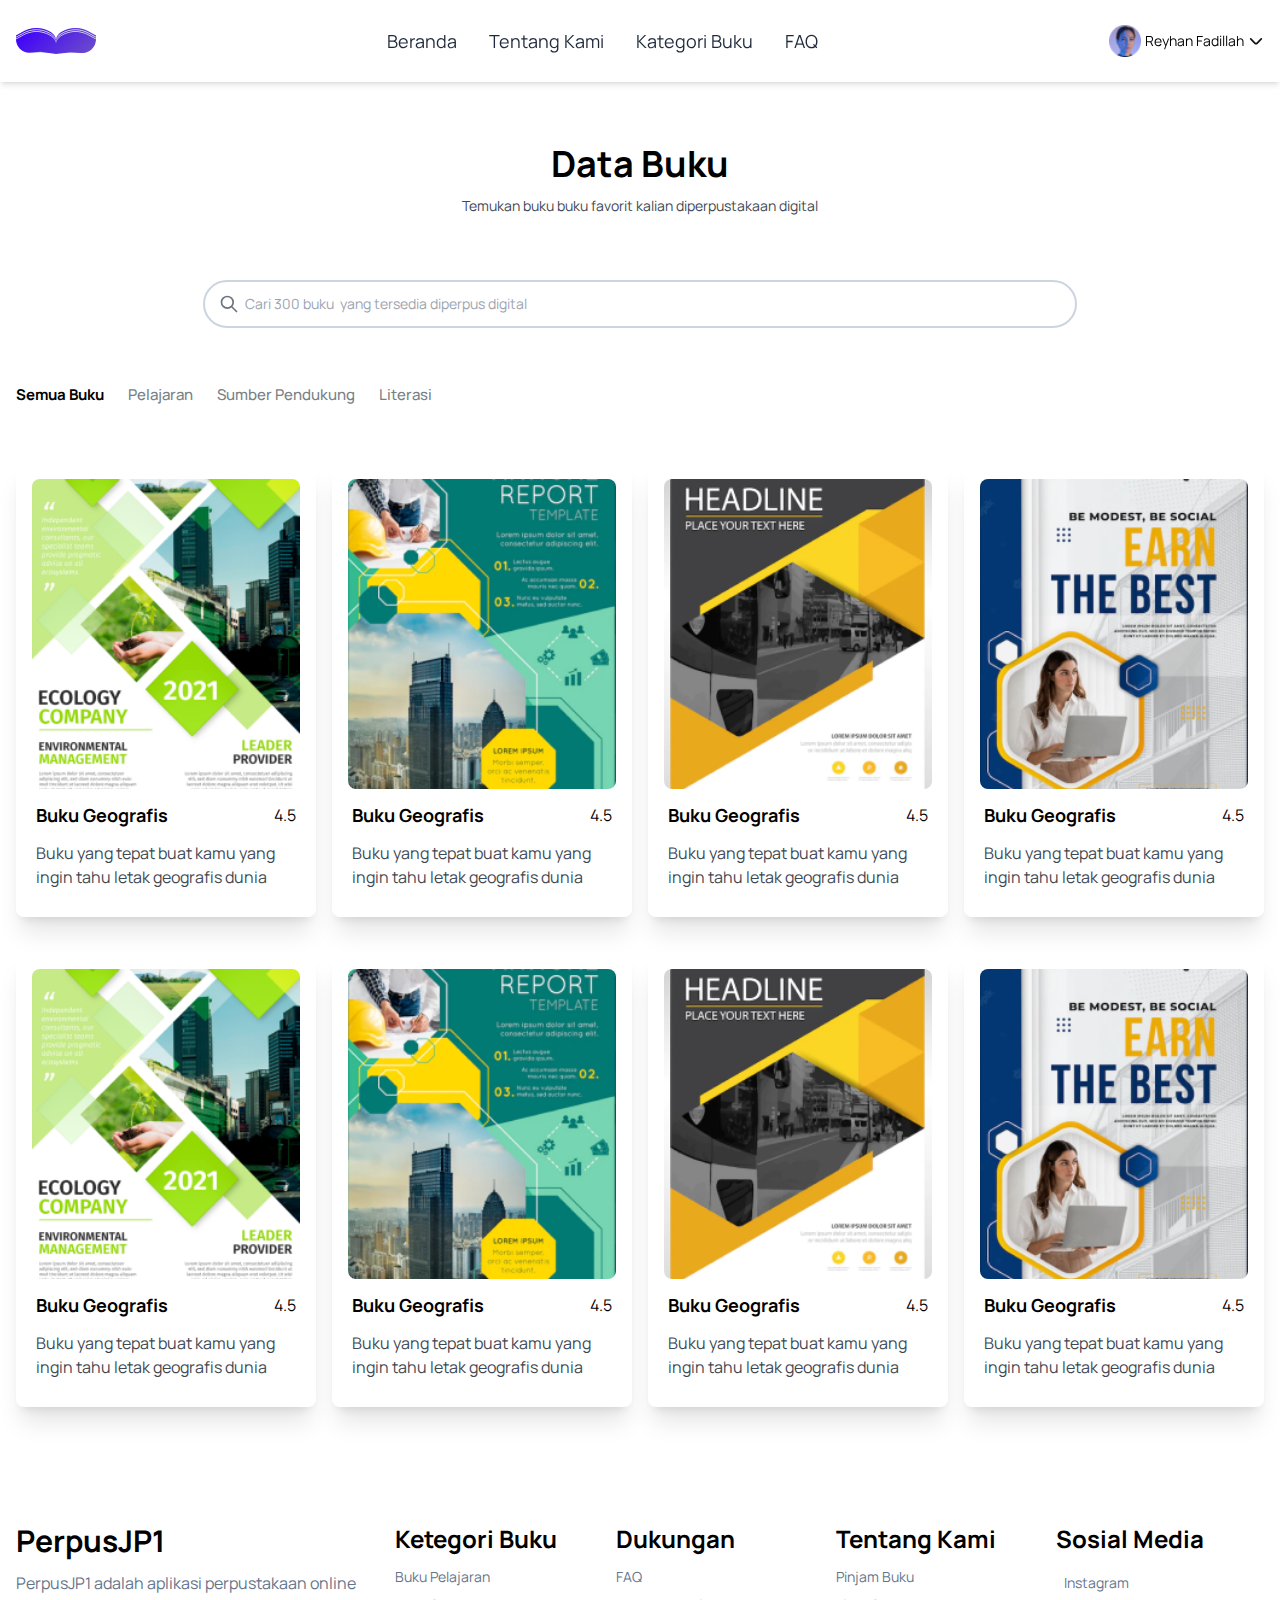
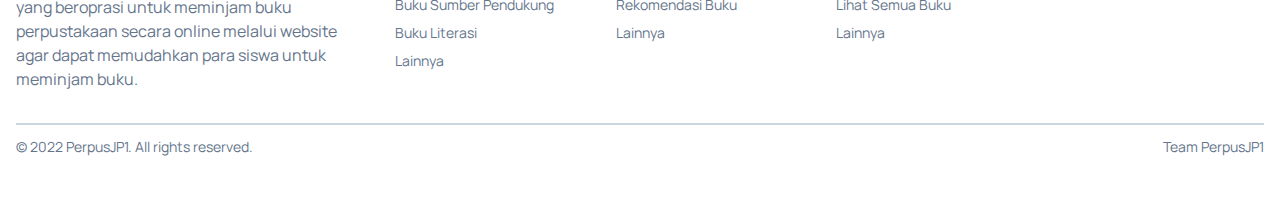
<file: src/daftarBuku.html>
<!DOCTYPE html>
<html lang="en">
  <head>
    <meta charset="UTF-8" />
    <meta name="viewport" content="width=device-width, initial-scale=1.0" />
    <title>Halaman Daftar Buku</title>
    <link rel="stylesheet" href="./output.css" />
    <link
      rel="shortcut icon"
      href="../public/image/logo/logo 1.png"
      type="image/x-icon"
    />

    <!-- Font Family -->
    <link rel="preconnect" href="https://fonts.googleapis.com" />
    <link rel="preconnect" href="https://fonts.gstatic.com" crossorigin />
    <link
      href="https://fonts.googleapis.com/css2?family=Manrope:wght@200..800&display=swap"
      rel="stylesheet"
    />

    <!-- Font Awesome -->
    <link
      rel="stylesheet"
      href="https://cdnjs.cloudflare.com/ajax/libs/font-awesome/6.6.0/css/all.min.css"
      integrity="sha512-Kc323vGBEqzTmouAECnVceyQqyqdsSiqLQISBL29aUW4U/M7pSPA/gEUZQqv1cwx4OnYxTxve5UMg5GT6L4JJg=="
      crossorigin="anonymous"
      referrerpolicy="no-referrer"
    />
  </head>
  <body>
    <!-- Navbar Section Start -->
    <header
      class="w-full py-4 md:py-2 fixed top-0 left-0 bg-white z-10 shadow-md"
    >
      <nav class="container mx-auto px-4 flex justify-between items-center">
        <!-- Content Left -->
        <div class="md:py-5 text-3xl font-bold text-lime-500 capitalize">
          <a href="" class=""
            ><img src="../public/image/logo/logo 1.png" alt=""
          /></a>
        </div>

        <!-- Content Center -->
        <div class="">
          <ul class="hidden md:flex items-center gap-2">
            <li class="group px-3 py-1">
              <a
                href=""
                class="font-normal text-sm lg:text-lg text-slate-800 group-hover:text-main"
                >Beranda</a
              >
            </li>
            <li class="group px-3 py-1">
              <a
                href=""
                class="font-normal text-sm lg:text-lg text-slate-800 group-hover:text-main"
                >Tentang Kami</a
              >
            </li>
            <li class="group px-3 py-1">
              <a
                href=""
                class="font-normal text-sm lg:text-lg text-slate-800 group-hover:text-main"
                >Kategori Buku</a
              >
            </li>
            <li class="group px-3 py-1">
              <a
                href=""
                class="font-normal text-sm lg:text-lg text-slate-800 group-hover:text-main"
                >FAQ</a
              >
            </li>
          </ul>
        </div>

        <!-- Nav Content End Start -->
        <div class="hidden md:flex items-center gap-1">
          <div class="w-8 h-8">
            <img
              src="../public/image/Image Profile.png"
              alt=""
              class="w-full h-full"
            />
          </div>
          <p class="font-normal text-sm">Reyhan Fadillah</p>
          <img src="../public/svg/arrow-down.svg" alt="" class="w-4 h-4" />
        </div>
        <!-- Nav Content End End -->

        <!-- Hamburger Menu -->

        <div id="navMobile" class="hidden transition-all duration-300">
          <ul
            class="p-5 absolute h-56 right-7 left-24 top-20 inset-0 bg-white capitalize z-50 shadow-lg space-y-2"
          >
            <li>
              <a
                href=""
                class="hover:text-lime-500 text-[16px] transition-all duration-300"
                >Beranda</a
              >
            </li>
            <li>
              <a
                href=""
                class="hover:text-lime-500 text-[16px] transition-all duration-300"
                >Kelas</a
              >
            </li>
            <li>
              <a
                href=""
                class="hover:text-lime-500 text-[16px] transition-all duration-300"
                >Alur Belajar</a
              >
            </li>
            <li>
              <a
                href=""
                class="hover:text-lime-500 text-[16px] transition-all duration-300"
                >Event</a
              >
            </li>
            <!-- Nav Content End Start -->
            <div class="flex items-center gap-1 pt-3">
              <div class="w-8 h-8">
                <img
                  src="../public/image/Image Profile.png"
                  alt=""
                  class="w-full h-full"
                />
              </div>
              <p class="font-normal text-sm">Reyhan Fadillah</p>
              <img src="../public/svg/arrow-down.svg" alt="" class="w-4 h-4" />
            </div>
            <!-- Nav Content End End -->
          </ul>
        </div>

        <div
          id="menu"
          class="md:hidden cursor-pointer transition-all duration-300 z-50"
        >
          <i class="fa-solid fa-bars text-2xl"></i>
        </div>
      </nav>
    </header>
    <!-- Navbar Section End -->

    <!-- Header Section Start -->
    <section class="pt-36 pb-14">
      <div class="w-full px-4">
        <div class="container mx-auto">
          <!-- Title Start -->
          <div class="text-center mx-auto">
            <h2 class="font-bold text-2xl md:text-4xl mb-2 md:mb-3">
              Data Buku
            </h2>
            <p class="font-normal text-sm text-grey">
              Temukan buku buku favorit kalian diperpustakaan digital
            </p>
          </div>
          <!-- Title End -->

          <!-- Search Form Start -->
          <div class="mt-16 w-[90%] md:w-[80%] lg:w-[70%] mx-auto">
            <form action="" method="post">
              <div class="relative">
                <span class="absolute inset-y-0 left-0 flex items-center pl-4">
                  <svg
                    class="w-5 h-5 text-gray-500"
                    viewBox="0 0 24 24"
                    fill="none"
                  >
                    <path
                      d="M21 21L15 15M17 10C17 13.866 13.866 17 10 17C6.13401 17 3 13.866 3 10C3 6.13401 6.13401 3 10 3C13.866 3 17 6.13401 17 10Z"
                      stroke="currentColor"
                      stroke-width="2"
                      stroke-linecap="round"
                      stroke-linejoin="round"
                    ></path>
                  </svg>
                </span>

                <input
                  type="text"
                  class="w-full text-sm py-2 md:py-3 pl-10 pr-4 text-gray-700 bg-white border-[2px] border-slate-300 rounded-full dark:bg-gray-900 dark:text-gray-300 dark:border-gray-600 focus:border-blue-400 dark:focus:border-blue-300 focus:outline-none focus:ring focus:ring-blue-300 focus:ring-opacity-40"
                  placeholder="Cari 300 buku  yang tersedia diperpus digital"
                />
              </div>
            </form>
          </div>
          <!-- Search Form End -->
        </div>
      </div>
    </section>
    <!-- Header Section End -->

    <!-- Content Daftar Buku Start -->
    <section>
      <div class="w-full px-4">
        <div class="container mx-auto">
          <!-- Nav Header Menu Start -->
          <div class="flex justify-between items-center">
            <div class="max-w-sm md:max-w-md flex-wrap flex items-center gap-6">
              <a href="#" class="font-bold text-[15px]">Semua Buku</a>
              <a href="#" class="font-medium text-[15px] text-fontColor"
                >Pelajaran</a
              >
              <a href="#" class="font-medium text-[15px] text-fontColor"
                >Sumber Pendukung</a
              >
              <a href="#" class="font-medium text-[15px] text-fontColor"
                >Literasi</a
              >
            </div>
          </div>
          <!-- Nav Header Menu End -->

          <!-- Conntent Buku Start -->
          <div
            class="grid md:grid-cols-2 lg:grid-cols-4 items-center gap-4 mt-14"
          >
            <!-- Card 1 Start -->
            <div class="w-full shadow-xl rounded-lg mb-6 md:mb-5">
              <div class="px-4 py-4">
                <a href="detailbuku.html">
                  <div
                    class="w-full h-[300px] md:h-[222px] lg:h-[280px] xl:h-[310px] rounded-md relative group"
                  >
                    <div
                      class="w-full h-full bg-black bg-opacity-35 items-center justify-center absolute top-1/2 -translate-y-1/2 left-1/2 -translate-x-1/2 hidden group-hover:flex transition-all duration-700 rounded-lg cursor-pointer"
                    >
                      <div
                        class="flex flex-col justify-center items-center gap-2"
                      >
                        <i
                          class="fa-regular fa-eye text-white text-5xl md:text-6xl"
                        ></i>
                        <p class="text-white text-xl font-semibold">
                          Lihat Detail
                        </p>
                      </div>
                    </div>
                    <img
                      src="../public/image/card buku/1.png"
                      class="w-full h-full object-cover rounded-lg"
                      alt=""
                    />
                  </div>
                </a>

                <!-- Title Start -->
                <div class="my-3 px-1">
                  <div class="flex justify-between items-center mb-3">
                    <h1 class="font-bold md:text-lg">Buku Geografis</h1>
                    <p>
                      <i class="fa-solid fa-star text-yellow-500 pe-2"></i
                      ><span>4.5</span>
                    </p>
                  </div>

                  <p class="text-grey font-normal">
                    Buku yang tepat buat kamu yang ingin tahu letak geografis
                    dunia
                  </p>
                </div>
                <!-- Title End -->
              </div>
            </div>
            <!-- Card 1 End -->

            <!-- Card 2 Start -->
            <div class="w-full shadow-xl rounded-lg mb-6 md:mb-5">
              <div class="px-4 py-4">
                <div
                  class="w-full h-[300px] md:h-[222px] lg:h-[280px] xl:h-[310px] rounded-md relative group"
                >
                  <div
                    class="w-full h-full bg-black bg-opacity-35 items-center justify-center absolute top-1/2 -translate-y-1/2 left-1/2 -translate-x-1/2 hidden group-hover:flex transition-all duration-700 rounded-lg cursor-pointer"
                  >
                    <div
                      class="flex flex-col justify-center items-center gap-2"
                    >
                      <i
                        class="fa-regular fa-eye text-white text-5xl md:text-6xl"
                      ></i>
                      <p class="text-white text-xl font-semibold">
                        Lihat Detail
                      </p>
                    </div>
                  </div>
                  <img
                    src="../public/image/card buku/2.png"
                    class="w-full h-full object-cover rounded-lg"
                    alt=""
                  />
                </div>

                <!-- Title Start -->
                <div class="my-3 px-1">
                  <div class="flex justify-between items-center mb-3">
                    <h1 class="font-bold md:text-lg">Buku Geografis</h1>
                    <p>
                      <i class="fa-solid fa-star text-yellow-500 pe-2"></i
                      ><span>4.5</span>
                    </p>
                  </div>

                  <p class="text-grey font-normal">
                    Buku yang tepat buat kamu yang ingin tahu letak geografis
                    dunia
                  </p>
                </div>
                <!-- Title End -->
              </div>
            </div>
            <!-- Card 2 End -->

            <!-- Card 3 Start -->
            <div class="w-full shadow-xl rounded-lg mb-6 md:mb-5">
              <div class="px-4 py-4">
                <div
                  class="w-full h-[300px] md:h-[222px] lg:h-[280px] xl:h-[310px] rounded-md relative group"
                >
                  <div
                    class="w-full h-full bg-black bg-opacity-35 items-center justify-center absolute top-1/2 -translate-y-1/2 left-1/2 -translate-x-1/2 hidden group-hover:flex transition-all duration-700 rounded-lg cursor-pointer"
                  >
                    <div
                      class="flex flex-col justify-center items-center gap-2"
                    >
                      <i
                        class="fa-regular fa-eye text-white text-5xl md:text-6xl"
                      ></i>
                      <p class="text-white text-xl font-semibold">
                        Lihat Detail
                      </p>
                    </div>
                  </div>
                  <img
                    src="../public/image/card buku/3.png"
                    class="w-full h-full object-cover rounded-lg"
                    alt=""
                  />
                </div>

                <!-- Title Start -->
                <div class="my-3 px-1">
                  <div class="flex justify-between items-center mb-3">
                    <h1 class="font-bold md:text-lg">Buku Geografis</h1>
                    <p>
                      <i class="fa-solid fa-star text-yellow-500 pe-2"></i
                      ><span>4.5</span>
                    </p>
                  </div>

                  <p class="text-grey font-normal">
                    Buku yang tepat buat kamu yang ingin tahu letak geografis
                    dunia
                  </p>
                </div>
                <!-- Title End -->
              </div>
            </div>
            <!-- Card 3 End -->

            <!-- Card 4 Start -->
            <div class="w-full shadow-xl rounded-lg mb-6 md:mb-5">
              <div class="px-4 py-4">
                <div
                  class="w-full h-[300px] md:h-[222px] lg:h-[280px] xl:h-[310px] rounded-md relative group"
                >
                  <div
                    class="w-full h-full bg-black bg-opacity-35 items-center justify-center absolute top-1/2 -translate-y-1/2 left-1/2 -translate-x-1/2 hidden group-hover:flex transition-all duration-700 rounded-lg cursor-pointer"
                  >
                    <div
                      class="flex flex-col justify-center items-center gap-2"
                    >
                      <i
                        class="fa-regular fa-eye text-white text-5xl md:text-6xl"
                      ></i>
                      <p class="text-white text-xl font-semibold">
                        Lihat Detail
                      </p>
                    </div>
                  </div>
                  <img
                    src="../public/image/card buku/4.png"
                    class="w-full h-full object-cover rounded-lg"
                    alt=""
                  />
                </div>

                <!-- Title Start -->
                <div class="my-3 px-1">
                  <div class="flex justify-between items-center mb-3">
                    <h1 class="font-bold md:text-lg">Buku Geografis</h1>
                    <p>
                      <i class="fa-solid fa-star text-yellow-500 pe-2"></i
                      ><span>4.5</span>
                    </p>
                  </div>

                  <p class="text-grey font-normal">
                    Buku yang tepat buat kamu yang ingin tahu letak geografis
                    dunia
                  </p>
                </div>
                <!-- Title End -->
              </div>
            </div>
            <!-- Card 4 End -->

            <!-- Batas Column -->

            <!-- Card 1 Start -->
            <div class="w-full shadow-xl rounded-lg mb-6 md:mb-5">
              <div class="px-4 py-4">
                <div
                  class="w-full h-[300px] md:h-[222px] lg:h-[280px] xl:h-[310px] rounded-md relative group"
                >
                  <div
                    class="w-full h-full bg-black bg-opacity-35 items-center justify-center absolute top-1/2 -translate-y-1/2 left-1/2 -translate-x-1/2 hidden group-hover:flex transition-all duration-700 rounded-lg cursor-pointer"
                  >
                    <div
                      class="flex flex-col justify-center items-center gap-2"
                    >
                      <i
                        class="fa-regular fa-eye text-white text-5xl md:text-6xl"
                      ></i>
                      <p class="text-white text-xl font-semibold">
                        Lihat Detail
                      </p>
                    </div>
                  </div>
                  <img
                    src="../public/image/card buku/1.png"
                    class="w-full h-full object-cover rounded-lg"
                    alt=""
                  />
                </div>

                <!-- Title Start -->
                <div class="my-3 px-1">
                  <div class="flex justify-between items-center mb-3">
                    <h1 class="font-bold md:text-lg">Buku Geografis</h1>
                    <p>
                      <i class="fa-solid fa-star text-yellow-500 pe-2"></i
                      ><span>4.5</span>
                    </p>
                  </div>

                  <p class="text-grey font-normal">
                    Buku yang tepat buat kamu yang ingin tahu letak geografis
                    dunia
                  </p>
                </div>
                <!-- Title End -->
              </div>
            </div>
            <!-- Card 1 End -->

            <!-- Card 2 Start -->
            <div class="w-full shadow-xl rounded-lg mb-6 md:mb-5">
              <div class="px-4 py-4">
                <div
                  class="w-full h-[300px] md:h-[222px] lg:h-[280px] xl:h-[310px] rounded-md relative group"
                >
                  <div
                    class="w-full h-full bg-black bg-opacity-35 items-center justify-center absolute top-1/2 -translate-y-1/2 left-1/2 -translate-x-1/2 hidden group-hover:flex transition-all duration-700 rounded-lg cursor-pointer"
                  >
                    <div
                      class="flex flex-col justify-center items-center gap-2"
                    >
                      <i
                        class="fa-regular fa-eye text-white text-5xl md:text-6xl"
                      ></i>
                      <p class="text-white text-xl font-semibold">
                        Lihat Detail
                      </p>
                    </div>
                  </div>
                  <img
                    src="../public/image/card buku/2.png"
                    class="w-full h-full object-cover rounded-lg"
                    alt=""
                  />
                </div>

                <!-- Title Start -->
                <div class="my-3 px-1">
                  <div class="flex justify-between items-center mb-3">
                    <h1 class="font-bold md:text-lg">Buku Geografis</h1>
                    <p>
                      <i class="fa-solid fa-star text-yellow-500 pe-2"></i
                      ><span>4.5</span>
                    </p>
                  </div>

                  <p class="text-grey font-normal">
                    Buku yang tepat buat kamu yang ingin tahu letak geografis
                    dunia
                  </p>
                </div>
                <!-- Title End -->
              </div>
            </div>
            <!-- Card 2 End -->

            <!-- Card 3 Start -->
            <div class="w-full shadow-xl rounded-lg mb-6 md:mb-5">
              <div class="px-4 py-4">
                <div
                  class="w-full h-[300px] md:h-[222px] lg:h-[280px] xl:h-[310px] rounded-md relative group"
                >
                  <div
                    class="w-full h-full bg-black bg-opacity-35 items-center justify-center absolute top-1/2 -translate-y-1/2 left-1/2 -translate-x-1/2 hidden group-hover:flex transition-all duration-700 rounded-lg cursor-pointer"
                  >
                    <div
                      class="flex flex-col justify-center items-center gap-2"
                    >
                      <i
                        class="fa-regular fa-eye text-white text-5xl md:text-6xl"
                      ></i>
                      <p class="text-white text-xl font-semibold">
                        Lihat Detail
                      </p>
                    </div>
                  </div>
                  <img
                    src="../public/image/card buku/3.png"
                    class="w-full h-full object-cover rounded-lg"
                    alt=""
                  />
                </div>

                <!-- Title Start -->
                <div class="my-3 px-1">
                  <div class="flex justify-between items-center mb-3">
                    <h1 class="font-bold md:text-lg">Buku Geografis</h1>
                    <p>
                      <i class="fa-solid fa-star text-yellow-500 pe-2"></i
                      ><span>4.5</span>
                    </p>
                  </div>

                  <p class="text-grey font-normal">
                    Buku yang tepat buat kamu yang ingin tahu letak geografis
                    dunia
                  </p>
                </div>
                <!-- Title End -->
              </div>
            </div>
            <!-- Card 3 End -->

            <!-- Card 4 Start -->
            <div class="w-full shadow-xl rounded-lg mb-6 md:mb-5">
              <div class="px-4 py-4">
                <div
                  class="w-full h-[300px] md:h-[222px] lg:h-[280px] xl:h-[310px] rounded-md relative group"
                >
                  <div
                    class="w-full h-full bg-black bg-opacity-35 items-center justify-center absolute top-1/2 -translate-y-1/2 left-1/2 -translate-x-1/2 hidden group-hover:flex transition-all duration-700 rounded-lg cursor-pointer"
                  >
                    <div
                      class="flex flex-col justify-center items-center gap-2"
                    >
                      <i
                        class="fa-regular fa-eye text-white text-5xl md:text-6xl"
                      ></i>
                      <p class="text-white text-xl font-semibold">
                        Lihat Detail
                      </p>
                    </div>
                  </div>
                  <img
                    src="../public/image/card buku/4.png"
                    class="w-full h-full object-cover rounded-lg"
                    alt=""
                  />
                </div>

                <!-- Title Start -->
                <div class="my-3 px-1">
                  <div class="flex justify-between items-center mb-3">
                    <h1 class="font-bold md:text-lg">Buku Geografis</h1>
                    <p>
                      <i class="fa-solid fa-star text-yellow-500 pe-2"></i
                      ><span>4.5</span>
                    </p>
                  </div>

                  <p class="text-grey font-normal">
                    Buku yang tepat buat kamu yang ingin tahu letak geografis
                    dunia
                  </p>
                </div>
                <!-- Title End -->
              </div>
            </div>
            <!-- Card 4 End -->
          </div>
          <!-- Conntent Buku End -->
        </div>
      </div>
    </section>
    <!-- Content Daftar Buku End -->

    <!-- Footer Section Start -->
    <footer class="pt-24 pb-10">
      <div class="w-full px-4">
        <div class="container mx-auto">
          <div class="flex flex-col md:flex-row gap-8">
            <!-- Footer Left Start -->
            <div class="w-full md:w-[40%] mb-6 md:mb-0">
              <h1 class="font-bold text-2xl md:text-3xl mb-3">PerpusJP1</h1>
              <p class="font-normal text-slate-500">
                PerpusJP1 adalah aplikasi perpustakaan online yang beroprasi
                untuk meminjam buku perpustakaan secara online melalui website
                agar dapat memudahkan para siswa untuk meminjam buku.
              </p>
            </div>
            <!-- Footer Left End -->

            <!-- Footer Right Start -->
            <div class="w-full">
              <div class="grid md:grid-cols-3 lg:grid-cols-4 gap-3">
                <!-- Content 1 Start -->
                <div class="w-full mb-6 lg:mb-0">
                  <h3 class="font-bold text-xl md:text-2xl mb-3">
                    Ketegori Buku
                  </h3>
                  <ul class="space-y-2">
                    <li class="text-sm text-slate-500 font-normal">
                      Buku Pelajaran
                    </li>
                    <li class="text-sm text-slate-500 font-normal">
                      Buku Sumber Pendukung
                    </li>
                    <li class="text-sm text-slate-500 font-normal">
                      Buku Literasi
                    </li>
                    <li class="text-sm text-slate-500 font-normal">Lainnya</li>
                  </ul>
                </div>
                <!-- Content 1 End -->

                <!-- Content 2 Start -->
                <div class="w-full mb-6 lg:mb-0">
                  <h3 class="font-bold text-xl md:text-2xl mb-3">Dukungan</h3>
                  <ul class="space-y-2">
                    <li class="text-sm text-slate-500 font-normal">FAQ</li>
                    <li class="text-sm text-slate-500 font-normal">
                      Rekomendasi Buku
                    </li>
                    <li class="text-sm text-slate-500 font-normal">Lainnya</li>
                  </ul>
                </div>
                <!-- Content 2 End -->

                <!-- Content 3 Start -->
                <div class="w-full mb-6 lg:mb-0">
                  <h3 class="font-bold text-xl md:text-2xl mb-3">
                    Tentang Kami
                  </h3>
                  <ul class="space-y-2">
                    <li class="text-sm text-slate-500 font-normal">
                      Pinjam Buku
                    </li>
                    <li class="text-sm text-slate-500 font-normal">
                      Lihat Semua Buku
                    </li>
                    <li class="text-sm text-slate-500 font-normal">Lainnya</li>
                  </ul>
                </div>
                <!-- Content 3 End -->

                <!-- Content 4 Start -->
                <div class="w-full mb-6 lg:mb-0">
                  <h3 class="font-bold text-xl md:text-2xl mb-3">
                    Sosial Media
                  </h3>
                  <ul class="space-y-2">
                    <li class="text-sm text-slate-500 font-normal">
                      <i
                        class="fa-brands fa-instagram text-lg text-red-500 pe-2"
                      ></i
                      >Instagram
                    </li>
                  </ul>
                </div>
                <!-- Content 4 End -->
              </div>
            </div>
            <!-- Footer Right End -->
          </div>

          <!-- Horizontal Start -->
          <div class="w-full border border-slate-300 mt-8"></div>
          <!-- Horizontal End -->

          <!-- Copyright Start -->
          <div class="mt-3">
            <div
              class="flex flex-col md:flex-row gap-4 justify-between items-center"
            >
              <p class="font-normal text-sm text-slate-500">
                © 2022 PerpusJP1. All rights reserved.
              </p>
              <p class="font-normal text-sm text-slate-500">Team PerpusJP1</p>
            </div>
          </div>
          <!-- Copyright End -->
        </div>
      </div>
    </footer>
    <!-- Footer Section End -->

    <!-- Scripts JS Start -->
    <script>
      // Navbar Fixed
      const menu = document.getElementById("menu");
      const faBars = document.querySelector(".fa-bars");
      const navMobile = document.getElementById("navMobile");

      menu.addEventListener("click", function () {
        faBars.classList.toggle("fa-x");
        navMobile.classList.toggle("hidden");
      });
    </script>
    <!-- Scripts JS End -->
  </body>
</html>
</file>
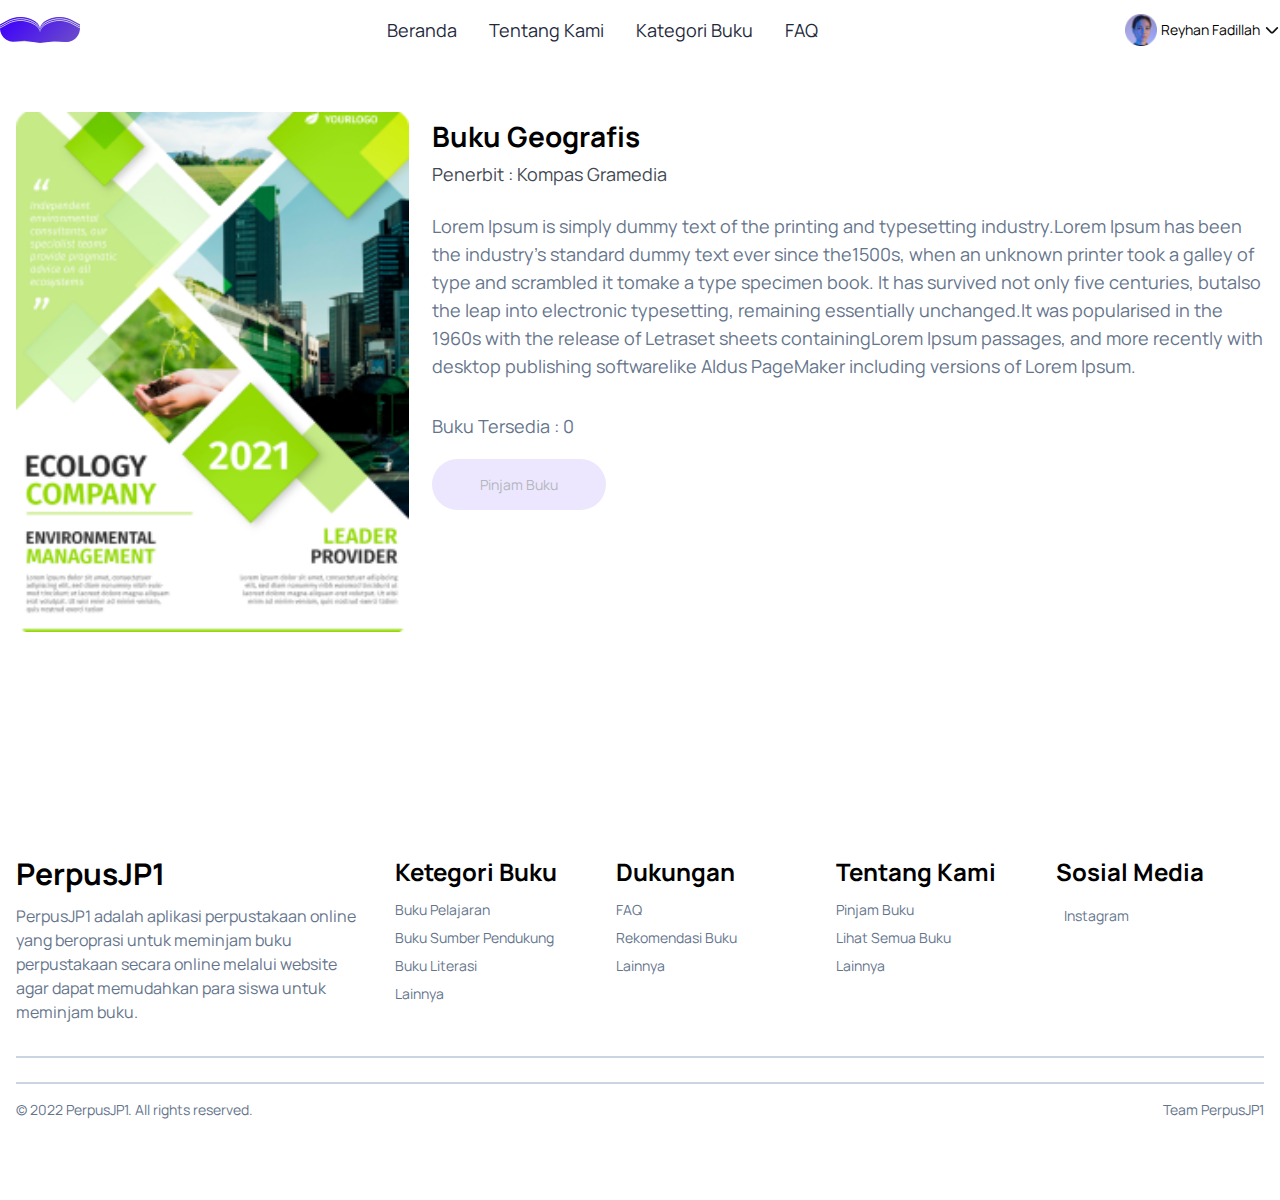
<file: src/detailbuku 0.html>
<!DOCTYPE html>
<html>
  <head>
    <meta charset="UTF-8" />
    <meta name="viewport" content="width=device-width, initial-scale=1.0" />
    <link href="./output.css" rel="stylesheet" />
    <title>Detail Buku</title>
    <!-- Font Family -->
    <link rel="preconnect" href="https://fonts.googleapis.com" />
    <link rel="preconnect" href="https://fonts.gstatic.com" crossorigin />
    <link
      href="https://fonts.googleapis.com/css2?family=Manrope:wght@200..800&display=swap"
      rel="stylesheet"
    />

    <!-- Font Awesome -->
    <link
      rel="stylesheet"
      href="https://cdnjs.cloudflare.com/ajax/libs/font-awesome/6.6.0/css/all.min.css"
      integrity="sha512-Kc323vGBEqzTmouAECnVceyQqyqdsSiqLQISBL29aUW4U/M7pSPA/gEUZQqv1cwx4OnYxTxve5UMg5GT6L4JJg=="
      crossorigin="anonymous"
      referrerpolicy="no-referrer"
    />
  </head>
  <body class="scroll-smooth">
    <!-- Navbar Section Start -->
    <header class="hidden md:block fixed top-0 left-0 right-0 bg-white z-50">
      <nav class="py-2">
        <div class="container mx-auto">
          <div class="flex justify-between items-center">
            <!-- Nav Content Right Start -->
            <div class="">
              <img src="../public/image/logo/logo 1.png" alt="" />
            </div>
            <!-- Nav Content Right End -->

            <!-- Nav Content Center Start -->
            <div class="">
              <ul class="flex items-center gap-2">
                <li class="group px-3 py-2">
                  <a
                    href=""
                    class="font-normal text-sm lg:text-lg text-slate-800 group-hover:text-main"
                    >Beranda</a
                  >
                </li>
                <li class="group px-3 py-2">
                  <a
                    href=""
                    class="font-normal text-sm lg:text-lg text-slate-800 group-hover:text-main"
                    >Tentang Kami</a
                  >
                </li>
                <li class="group px-3 py-2">
                  <a
                    href=""
                    class="font-normal text-sm lg:text-lg text-slate-800 group-hover:text-main"
                    >Kategori Buku</a
                  >
                </li>
                <li class="group px-3 py-2">
                  <a
                    href=""
                    class="font-normal text-sm lg:text-lg text-slate-800 group-hover:text-main"
                    >FAQ</a
                  >
                </li>
              </ul>
            </div>
            <!-- Nav Content Center End -->

            <!-- Nav Content End Start -->
            <div class="flex items-center gap-1">
              <div class="w-8 h-8">
                <img
                  src="../public/image/Image Profile.png"
                  alt=""
                  class="w-full h-full"
                />
              </div>
              <p class="font-normal text-sm">Reyhan Fadillah</p>
              <img src="../public/svg/arrow-down.svg" alt="" class="w-4 h-4" />
            </div>
            <!-- Nav Content End End -->
          </div>
        </div>
      </nav>
    </header>
    <!-- Navbar Section End -->

    <!-- Main Content Detail Buku Section Start -->
    <section class="pt-28 pb-36">
      <div class="w-full px-4">
        <div class="container mx-auto">
          <div class="grid lg:grid-cols-3 justify-center">
            <!-- Buku Start -->
            <div class="mb-2 md:mb-6 lg:mb-0">
              <div
                class="w-full mx-auto md:w-[400px] lg:mx-0 xl:w-[393px] xl:h-[520px] rounded-md"
              >
                <img
                  src="../public/image/card buku/1.png"
                  alt=""
                  class="w-full h-full object-cover"
                />
              </div>
            </div>
            <!-- Buku End -->

            <!-- Title Start -->
            <div class="lg:col-span-2 lg:ml-20 xl:ml-0">
              <!-- Judul Buku Start -->
              <div class="pt-2">
                <h2 class="text-2xl md:text-[28px] font-bold mb-1 md:mb-2">
                  Buku Geografis
                </h2>
                <p class="font-normal text-sm md:text-lg text-grey mb-6">
                  Penerbit : Kompas Gramedia
                </p>

                <p
                  class="font-normal text-sm md:text-lg text-slate-500 w-full mb-5 md:mb-8"
                >
                  Lorem Ipsum is simply dummy text of the printing and
                  typesetting industry.Lorem Ipsum has been the industry's
                  standard dummy text ever since the1500s, when an unknown
                  printer took a galley of type and scrambled it tomake a type
                  specimen book. It has survived not only five centuries,
                  butalso the leap into electronic typesetting, remaining
                  essentially unchanged.It was popularised in the 1960s with the
                  release of Letraset sheets containingLorem Ipsum passages, and
                  more recently with desktop publishing softwarelike Aldus
                  PageMaker including versions of Lorem Ipsum.
                </p>

                <p
                  class="font-normal text-sm md:text-lg text-slate-500 mb-4 md:mb-8"
                >
                  Buku Tersedia : 0
                </p>

                <a
                  href="#"
                  class="px-12 py-4 rounded-full bg-pinkSec text-secondary text-sm"
                  >Pinjam Buku</a
                >
              </div>
              <!-- Judul Buku End -->
            </div>
            <!-- Title End -->
          </div>
        </div>
      </div>
    </section>
    <!-- Main Content Detail Buku Section End -->

    <!-- Footer Section Start -->
    <footer class="py-20">
      <div class="w-full px-4">
        <div class="container mx-auto">
          <div class="flex flex-col md:flex-row gap-8">
            <!-- Footer Left Start -->
            <div class="w-full md:w-[40%] mb-6 md:mb-0">
              <h1 class="font-bold text-2xl md:text-3xl mb-3">PerpusJP1</h1>
              <p class="font-normal text-slate-500">
                PerpusJP1 adalah aplikasi perpustakaan online yang beroprasi
                untuk meminjam buku perpustakaan secara online melalui website
                agar dapat memudahkan para siswa untuk meminjam buku.
              </p>
            </div>
            <!-- Footer Left End -->

            <!-- Footer Right Start -->
            <div class="w-full">
              <div class="grid md:grid-cols-3 lg:grid-cols-4 gap-3">
                <!-- Content 1 Start -->
                <div class="w-full mb-6 lg:mb-0">
                  <h3 class="font-bold text-xl md:text-2xl mb-3">
                    Ketegori Buku
                  </h3>
                  <ul class="space-y-2">
                    <li class="text-sm text-slate-500 font-normal">
                      Buku Pelajaran
                    </li>
                    <li class="text-sm text-slate-500 font-normal">
                      Buku Sumber Pendukung
                    </li>
                    <li class="text-sm text-slate-500 font-normal">
                      Buku Literasi
                    </li>
                    <li class="text-sm text-slate-500 font-normal">Lainnya</li>
                  </ul>
                </div>
                <!-- Content 1 End -->

                <!-- Content 2 Start -->
                <div class="w-full mb-6 lg:mb-0">
                  <h3 class="font-bold text-xl md:text-2xl mb-3">Dukungan</h3>
                  <ul class="space-y-2">
                    <li class="text-sm text-slate-500 font-normal">FAQ</li>
                    <li class="text-sm text-slate-500 font-normal">
                      Rekomendasi Buku
                    </li>
                    <li class="text-sm text-slate-500 font-normal">Lainnya</li>
                  </ul>
                </div>
                <!-- Content 2 End -->

                <!-- Content 3 Start -->
                <div class="w-full mb-6 lg:mb-0">
                  <h3 class="font-bold text-xl md:text-2xl mb-3">
                    Tentang Kami
                  </h3>
                  <ul class="space-y-2">
                    <li class="text-sm text-slate-500 font-normal">
                      Pinjam Buku
                    </li>
                    <li class="text-sm text-slate-500 font-normal">
                      Lihat Semua Buku
                    </li>
                    <li class="text-sm text-slate-500 font-normal">Lainnya</li>
                  </ul>
                </div>
                <!-- Content 3 End -->

                <!-- Content 4 Start -->
                <div class="w-full mb-6 lg:mb-0">
                  <h3 class="font-bold text-xl md:text-2xl mb-3">
                    Sosial Media
                  </h3>
                  <ul class="space-y-2">
                    <li class="text-sm text-slate-500 font-normal">
                      <i
                        class="fa-brands fa-instagram text-lg text-red-500 pe-2"
                      ></i
                      >Instagram
                    </li>
                  </ul>
                </div>
                <!-- Content 4 End -->
              </div>
            </div>
            <!-- Footer Right End -->
          </div>

          <!-- Horizontal Start -->
          <div class="w-full border border-slate-300 mt-8"></div>
          <div class="w-full border border-slate-300 mt-6"></div>
          <!-- Horizontal End -->

          <!-- Copyright Start -->
          <div class="mt-4">
            <div
              class="flex flex-col md:flex-row gap-4 justify-between items-center"
            >
              <p class="font-normal text-sm text-slate-500">
                © 2022 PerpusJP1. All rights reserved.
              </p>
              <p class="font-normal text-sm text-slate-500">Team PerpusJP1</p>
            </div>
          </div>
          <!-- Copyright End -->
        </div>
      </div>
    </footer>
    <!-- Footer Section End -->
  </body>
</html>
</file>
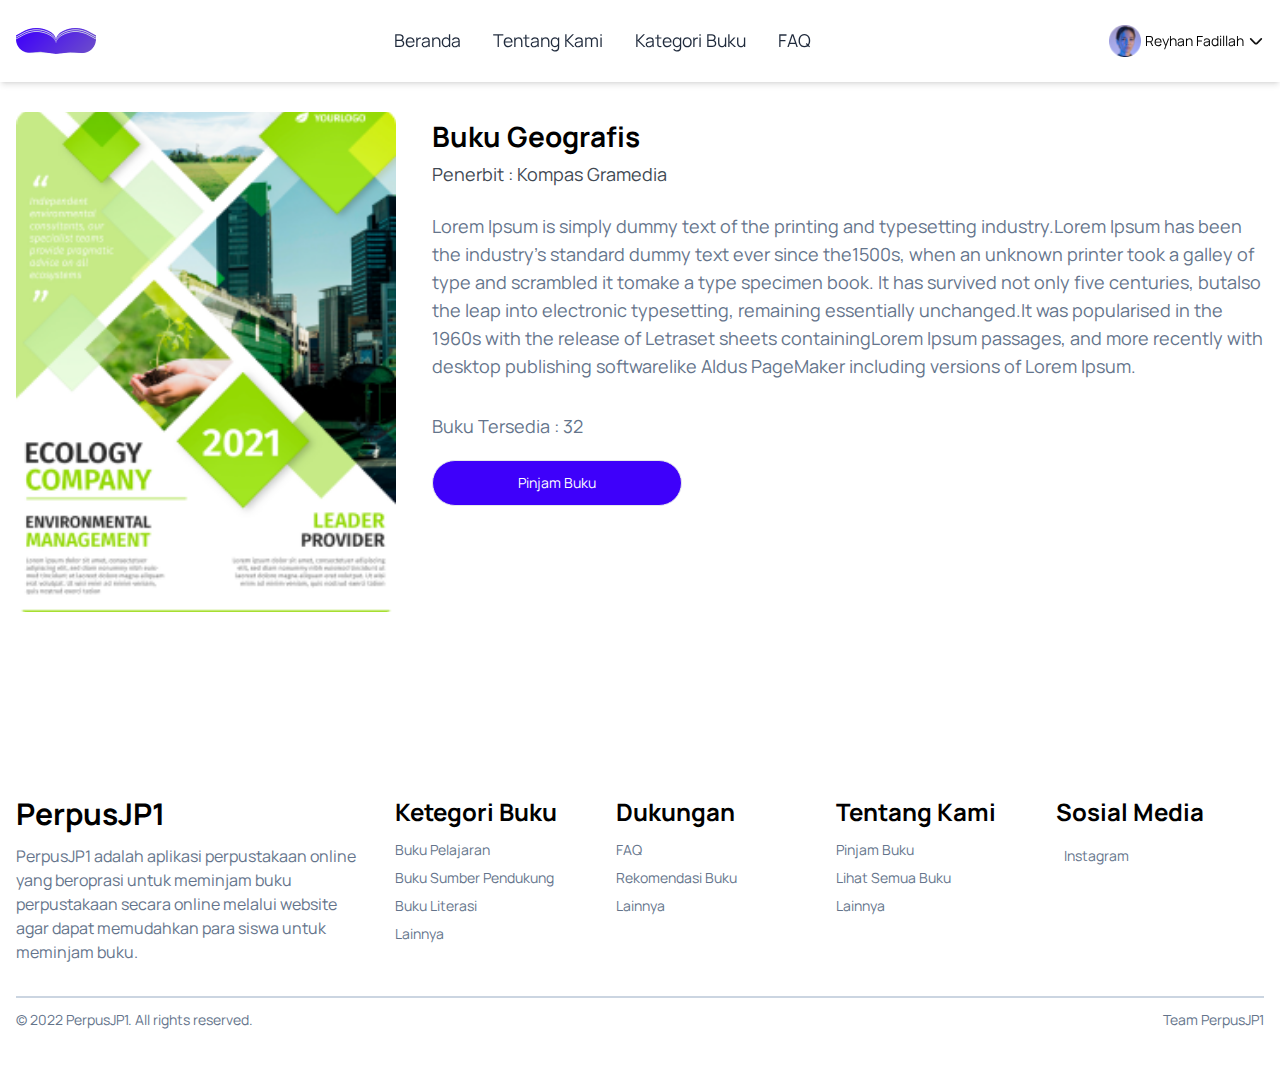
<file: src/detailbuku.html>
<!DOCTYPE html>
<html>
  <head>
    <meta charset="UTF-8" />
    <meta name="viewport" content="width=device-width, initial-scale=1.0" />
    <link href="./output.css" rel="stylesheet" />
    <title>Detail Buku</title>
    <link
      rel="shortcut icon"
      href="../public/image/logo/logo 1.png"
      type="image/x-icon"
    />
    <!-- Font Family -->
    <link rel="preconnect" href="https://fonts.googleapis.com" />
    <link rel="preconnect" href="https://fonts.gstatic.com" crossorigin />
    <link
      href="https://fonts.googleapis.com/css2?family=Manrope:wght@200..800&display=swap"
      rel="stylesheet"
    />

    <!-- Font Awesome -->
    <link
      rel="stylesheet"
      href="https://cdnjs.cloudflare.com/ajax/libs/font-awesome/6.6.0/css/all.min.css"
      integrity="sha512-Kc323vGBEqzTmouAECnVceyQqyqdsSiqLQISBL29aUW4U/M7pSPA/gEUZQqv1cwx4OnYxTxve5UMg5GT6L4JJg=="
      crossorigin="anonymous"
      referrerpolicy="no-referrer"
    />
  </head>
  <body class="scroll-smooth">
    <!-- Navbar Section Start -->
    <header class="w-full py-4 md:py-2 fixed top-0 left-0 bg-white shadow-md">
      <nav class="container mx-auto px-4 flex justify-between items-center">
        <!-- Content Left -->
        <div class="md:py-5 text-3xl font-bold capitalize">
          <a href="index.html" class=""
            ><img src="../public/image/logo/logo 1.png" alt=""
          /></a>
        </div>

        <!-- Content Center -->
        <div class="">
          <ul class="hidden md:flex items-center gap-2">
            <li class="group px-3 py-1">
              <a
                href="index.html"
                class="font-normal text-sm lg:text-[1.1rem] text-slate-800 group-hover:text-main"
                >Beranda</a
              >
            </li>
            <li class="group px-3 py-1">
              <a
                href="index.html"
                class="font-normal text-sm lg:text-[1.1rem] text-slate-800 group-hover:text-main"
                >Tentang Kami</a
              >
            </li>
            <li class="group px-3 py-1">
              <a
                href="daftarBuku.html"
                class="font-normal text-sm lg:text-[1.1rem] text-slate-800 group-hover:text-main"
                >Kategori Buku</a
              >
            </li>
            <li class="group px-3 py-1">
              <a
                href="index.html"
                class="font-normal text-sm lg:text-[1.1rem] text-slate-800 group-hover:text-main"
                >FAQ</a
              >
            </li>
          </ul>
        </div>

        <!-- Nav Content End Start -->
        <div class="hidden md:flex items-center gap-1">
          <div class="w-8 h-8">
            <img
              src="../public/image/Image Profile.png"
              alt=""
              class="w-full h-full"
            />
          </div>
          <p class="font-normal text-sm">Reyhan Fadillah</p>
          <img src="../public/svg/arrow-down.svg" alt="" class="w-4 h-4" />
        </div>
        <!-- Nav Content End End -->

        <!-- Hamburger Menu -->

        <div id="navMobile" class="hidden transition-all duration-300">
          <ul
            class="p-5 absolute h-56 right-7 left-24 top-20 inset-0 bg-white capitalize z-50 shadow-lg space-y-2"
          >
            <li>
              <a
                href=""
                class="hover:text-lime-500 text-[16px] transition-all duration-300"
                >Beranda</a
              >
            </li>
            <li>
              <a
                href=""
                class="hover:text-lime-500 text-[16px] transition-all duration-300"
                >Kelas</a
              >
            </li>
            <li>
              <a
                href=""
                class="hover:text-lime-500 text-[16px] transition-all duration-300"
                >Alur Belajar</a
              >
            </li>
            <li>
              <a
                href=""
                class="hover:text-lime-500 text-[16px] transition-all duration-300"
                >Event</a
              >
            </li>
            <!-- Nav Content End Start -->
            <div class="flex items-center gap-1 pt-3">
              <div class="w-8 h-8">
                <img
                  src="../public/image/Image Profile.png"
                  alt=""
                  class="w-full h-full"
                />
              </div>
              <p class="font-normal text-sm">Reyhan Fadillah</p>
              <img src="../public/svg/arrow-down.svg" alt="" class="w-4 h-4" />
            </div>
            <!-- Nav Content End End -->
          </ul>
        </div>

        <div
          id="menu"
          class="md:hidden cursor-pointer transition-all duration-300 z-50"
        >
          <i class="fa-solid fa-bars text-2xl"></i>
        </div>
      </nav>
    </header>
    <!-- Navbar Section End -->

    <!-- Main Content Detail Buku Section Start -->
    <section class="pt-28 pb-36">
      <div class="w-full px-4">
        <div class="container mx-auto">
          <div class="grid lg:grid-cols-3 justify-center">
            <!-- Buku Start -->
            <div class="mb-2 md:mb-6 lg:mb-0">
              <div
                class="w-full mx-auto md:w-[90%] lg:mx-0 xl:w-[380px] xl:h-[500px] rounded-md"
              >
                <img
                  src="../public/image/card buku/1.png"
                  alt=""
                  class="w-full h-full object-cover"
                />
              </div>
            </div>
            <!-- Buku End -->

            <!-- Title Start -->
            <div class="lg:col-span-2 lg:ml-20 xl:ml-0">
              <!-- Judul Buku Start -->
              <div class="pt-2">
                <h2 class="text-2xl md:text-[28px] font-bold mb-1 md:mb-2">
                  Buku Geografis
                </h2>
                <p class="font-normal text-sm md:text-lg text-grey mb-6">
                  Penerbit : Kompas Gramedia
                </p>

                <p
                  class="font-normal text-sm md:text-lg text-slate-500 w-full mb-5 md:mb-8"
                >
                  Lorem Ipsum is simply dummy text of the printing and
                  typesetting industry.Lorem Ipsum has been the industry's
                  standard dummy text ever since the1500s, when an unknown
                  printer took a galley of type and scrambled it tomake a type
                  specimen book. It has survived not only five centuries,
                  butalso the leap into electronic typesetting, remaining
                  essentially unchanged.It was popularised in the 1960s with the
                  release of Letraset sheets containingLorem Ipsum passages, and
                  more recently with desktop publishing softwarelike Aldus
                  PageMaker including versions of Lorem Ipsum.
                </p>

                <p
                  class="font-normal text-sm md:text-lg text-slate-500 mb-4 md:mb-5"
                >
                  Buku Tersedia : 32
                </p>

                <button
                  id="openModal"
                  class="block w-full md:w-[30%] lg:w-[40%] xl:w-[30%]"
                >
                  <a
                    href="#"
                    class="px-8 py-3 block w-full rounded-full bg-main text-white text-sm hover:bg-white hover:text-main border hover:border-main transition-all duration-300"
                    >Pinjam Buku</a
                  >
                </button>
              </div>
              <!-- Judul Buku End -->
            </div>
            <!-- Title End -->
          </div>
        </div>
      </div>
    </section>
    <!-- Main Content Detail Buku Section End -->

    <!-- Footer Section Start -->
    <footer class="pt-10 pb-12">
      <div class="w-full px-4">
        <div class="container mx-auto">
          <div class="flex flex-col md:flex-row gap-8">
            <!-- Footer Left Start -->
            <div class="w-full md:w-[40%] mb-6 md:mb-0">
              <h1 class="font-bold text-2xl md:text-3xl mb-3">PerpusJP1</h1>
              <p class="font-normal text-slate-500">
                PerpusJP1 adalah aplikasi perpustakaan online yang beroprasi
                untuk meminjam buku perpustakaan secara online melalui website
                agar dapat memudahkan para siswa untuk meminjam buku.
              </p>
            </div>
            <!-- Footer Left End -->

            <!-- Footer Right Start -->
            <div class="w-full">
              <div class="grid md:grid-cols-3 lg:grid-cols-4 gap-3">
                <!-- Content 1 Start -->
                <div class="w-full mb-6 lg:mb-0">
                  <h3 class="font-bold text-xl md:text-2xl mb-3">
                    Ketegori Buku
                  </h3>
                  <ul class="space-y-2">
                    <li class="text-sm text-slate-500 font-normal">
                      Buku Pelajaran
                    </li>
                    <li class="text-sm text-slate-500 font-normal">
                      Buku Sumber Pendukung
                    </li>
                    <li class="text-sm text-slate-500 font-normal">
                      Buku Literasi
                    </li>
                    <li class="text-sm text-slate-500 font-normal">Lainnya</li>
                  </ul>
                </div>
                <!-- Content 1 End -->

                <!-- Content 2 Start -->
                <div class="w-full mb-6 lg:mb-0">
                  <h3 class="font-bold text-xl md:text-2xl mb-3">Dukungan</h3>
                  <ul class="space-y-2">
                    <li class="text-sm text-slate-500 font-normal">FAQ</li>
                    <li class="text-sm text-slate-500 font-normal">
                      Rekomendasi Buku
                    </li>
                    <li class="text-sm text-slate-500 font-normal">Lainnya</li>
                  </ul>
                </div>
                <!-- Content 2 End -->

                <!-- Content 3 Start -->
                <div class="w-full mb-6 lg:mb-0">
                  <h3 class="font-bold text-xl md:text-2xl mb-3">
                    Tentang Kami
                  </h3>
                  <ul class="space-y-2">
                    <li class="text-sm text-slate-500 font-normal">
                      Pinjam Buku
                    </li>
                    <li class="text-sm text-slate-500 font-normal">
                      Lihat Semua Buku
                    </li>
                    <li class="text-sm text-slate-500 font-normal">Lainnya</li>
                  </ul>
                </div>
                <!-- Content 3 End -->

                <!-- Content 4 Start -->
                <div class="w-full mb-6 lg:mb-0">
                  <h3 class="font-bold text-xl md:text-2xl mb-3">
                    Sosial Media
                  </h3>
                  <ul class="space-y-2">
                    <li class="text-sm text-slate-500 font-normal">
                      <i
                        class="fa-brands fa-instagram text-lg text-red-500 pe-2"
                      ></i
                      >Instagram
                    </li>
                  </ul>
                </div>
                <!-- Content 4 End -->
              </div>
            </div>
            <!-- Footer Right End -->
          </div>

          <!-- Horizontal Start -->
          <div class="w-full border border-slate-300 mt-8"></div>
          <!-- Horizontal End -->

          <!-- Copyright Start -->
          <div class="mt-3">
            <div
              class="flex flex-col md:flex-row gap-4 justify-between items-center"
            >
              <p class="font-normal text-sm text-slate-500">
                © 2022 PerpusJP1. All rights reserved.
              </p>
              <p class="font-normal text-sm text-slate-500">Team PerpusJP1</p>
            </div>
          </div>
          <!-- Copyright End -->
        </div>
      </div>
    </footer>
    <!-- Footer Section End -->

    <!-- Modal -->
    <div
      id="myModal"
      class="fixed inset-0 flex items-center justify-center bg-black bg-opacity-50 hidden overflow-y-scroll pt-32 md:pt-96"
    >
      <div
        id="modalContent"
        class="bg-white rounded-3xl shadow-lg px-6 py-4 w-[90%] md:w-[70%] modal-enter"
      >
        <!-- Header Modal Start -->
        <div class="relative mb-8 md:mb-12">
          <h2 class="text-lg md:text-2xl font-bold md:text-center">
            Atur Waktu Peminjaman
          </h2>
          <button
            id="closeModal"
            class="text-gray-500 hover:text-gray-700 text-2xl md:text-4xl absolute top-0 right-0"
          >
            &times;
          </button>
        </div>
        <!-- Header Modal End -->

        <!-- Form Modal Start -->
        <form method="post">
          <div class="mb-3 md:mb-6">
            <label
              for="name"
              class="block text-lg font-normal text-gray-700 mb-2"
              >Nama Lengkap</label
            >
            <input
              type="text"
              id="name"
              placeholder="Masukkan Nama Lengkap"
              class="w-full block flex-1 border border-main bg-white px-6 py-3 text-gray-900 placeholder:text-gray-400 focus:outline-none focus:ring-2 focus:border-main text-sm md:text-[16px] sm:leading-6 rounded-full"
            />
          </div>

          <div class="mb-3 md:mb-6">
            <label
              for="name"
              class="block text-lg font-normal text-gray-700 mb-2"
              >Kelas</label
            >
            <input
              type="text"
              id="name"
              placeholder="Kelas..."
              class="w-full block flex-1 border border-main bg-white px-6 py-3 text-gray-900 placeholder:text-gray-400 focus:outline-none focus:ring-2 focus:border-main text-smmd:text-[16px] sm:leading-6 rounded-full"
            />
          </div>

          <div class="mb-3 md:mb-6">
            <label
              for="name"
              class="block text-lg font-normal text-gray-700 mb-2"
              >No.Kartu</label
            >
            <input
              type="text"
              id="name"
              placeholder="Masukkan No Kartu Anda"
              class="w-full block flex-1 border border-main bg-white px-6 py-3 text-gray-900 placeholder:text-gray-400 focus:outline-none focus:ring-2 focus:border-main text-sm md:text-[16px] sm:leading-6 rounded-full"
            />
          </div>

          <div class="mb-3 md:mb-6">
            <label
              for="name"
              class="block text-lg font-normal text-gray-700 mb-2"
              >Judul Buku</label
            >
            <input
              type="text"
              id="name"
              placeholder="Masukkan Judul Buku"
              class="w-full block flex-1 border border-main bg-white px-6 py-3 text-gray-900 placeholder:text-gray-400 focus:outline-none focus:ring-2 focus:border-main text-sm md:text-[16px] sm:leading-6 rounded-full"
            />
          </div>

          <div class="mb-3 md:mb-6">
            <label
              for="jumlah_buku"
              class="block text-lg font-normal text-gray-700 mb-2"
              >Jumlah Buku</label
            >
            <input
              type="text"
              id="jumlah_buku"
              placeholder="Masukkan jumlah buku yang ingin dipinjam"
              class="w-full block flex-1 border border-slate-400 bg-white px-6 py-3 text-gray-900 placeholder:text-gray-400 focus:outline-none focus:ring-2 focus:border-main text-sm md:text-[16px] sm:leading-6 rounded-full"
            />
          </div>

          <div class="mb-3 md:mb-6">
            <label
              for="tanggal_peminjaman"
              class="block text-lg font-normal text-gray-700 mb-2"
              >Tanggal Peminjaman</label
            >
            <input
              type="date"
              id="tanggal_peminjaman"
              placeholder="mm/dd/yy"
              class="w-full block flex-1 border border-slate-400 bg-white px-6 py-3 text-gray-900 placeholder:text-gray-400 focus:outline-none focus:ring-2 focus:border-main text-sm md:text-[16px] sm:leading-6 rounded-full"
            />
          </div>

          <div class="mb-3 md:mb-6">
            <label
              for="tanggal_peminjaman"
              class="block text-lg font-normal text-gray-700 mb-2"
              >Tanggal Kembalikan</label
            >
            <input
              type="date"
              id="tanggal_peminjaman"
              placeholder="mm/dd/yy"
              class="w-full block flex-1 border border-slate-400 bg-white px-6 py-3 text-gray-900 placeholder:text-gray-400 focus:outline-none focus:ring-2 focus:border-main text-sm md:text-[16px] sm:leading-6 rounded-full"
            />
          </div>

          <div class="flex gap-2 items-center">
            <input
              type="checkbox"
              name="remember"
              id="remember"
              class="w-5 h-5"
            />
            <p class="text-[12px] font-normal md:text-sm">
              Saya telah membaca dan menyetujui Syarat dan Ketentuan
            </p>
          </div>

          <!-- Buttom Form Submit Start -->
          <div class="flex justify-center mt-6">
            <button
              type="submit"
              class="bg-main text-white px-4 py-2 block w-full rounded-full"
            >
              Pinjam Buku
            </button>
          </div>

          <!-- Buttom Form Submit End -->
        </form>
        <!-- Form Modal End -->
      </div>
    </div>

    <!-- Scripts JS Start -->
    <script>
      // Navbar Fixed
      const menu = document.getElementById("menu");
      const faBars = document.querySelector(".fa-bars");
      const navMobile = document.getElementById("navMobile");

      menu.addEventListener("click", function () {
        faBars.classList.toggle("fa-x");
        navMobile.classList.toggle("hidden");
      });

      // Modal Start
      document.addEventListener("DOMContentLoaded", () => {
        const openModalButton = document.getElementById("openModal");
        const closeModalButton = document.getElementById("closeModal");
        const modal = document.getElementById("myModal");
        const modalContent = document.querySelector(".modal-enter");

        openModalButton.addEventListener("click", () => {
          modal.classList.remove("hidden");
          setTimeout(() => {
            modalContent.classList.add("modal-enter-active");
          }, 10);
        });

        closeModalButton.addEventListener("click", () => {
          modalContent.classList.remove("modal-enter-active");
          modalContent.classList.add("modal-leave-active");
          setTimeout(() => {
            modal.classList.add("hidden");
            modalContent.classList.remove("modal-leave-active");
          }, 300);
        });

        window.addEventListener("click", (event) => {
          if (event.target === modal) {
            modalContent.classList.remove("modal-enter-active");
            modalContent.classList.add("modal-leave-active");
            setTimeout(() => {
              modal.classList.add("hidden");
              modalContent.classList.remove("modal-leave-active");
            }, 300);
          }
        });
      });
    </script>
    <!-- Scripts JS End -->
  </body>
</html>
</file>
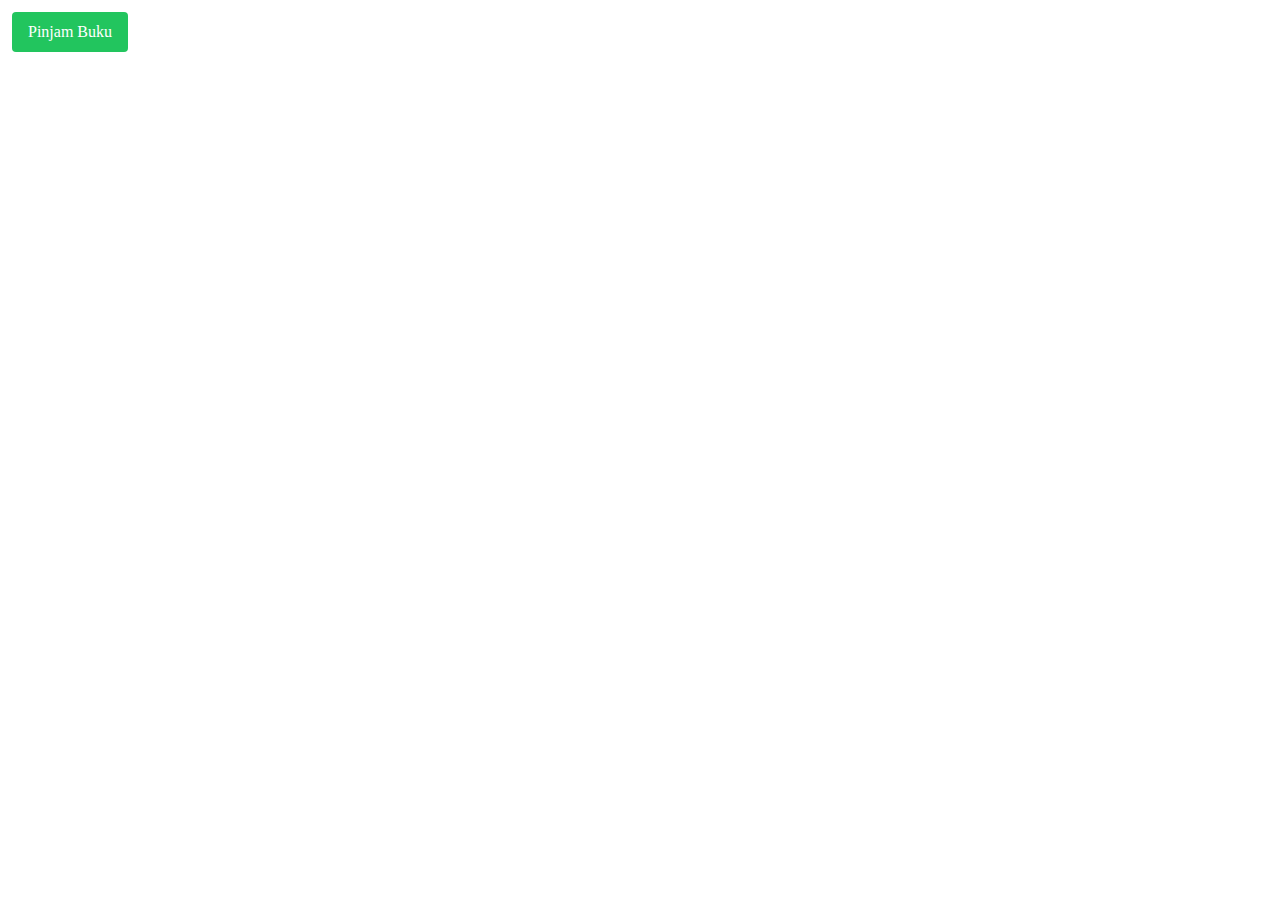
<file: src/modal.html>
<!DOCTYPE html>
<html lang="en">
  <head>
    <meta charset="UTF-8" />
    <meta name="viewport" content="width=device-width, initial-scale=1.0" />
    <title>Document</title>
    <link rel="stylesheet" href="output.css" />
  </head>
  <body class="relative">
    <div class="p-3">
      <button
        onclick="openModal(true)"
        class="bg-green-500 hover:bg-green-600 px-4 py-2 rounded text-white focus:outline-none"
      >
        Pinjam Buku
      </button>
    </div>

    <div
      id="modal_overlay"
      class="hidden absolute inset-0 bg-black bg-opacity-30 h-screen w-full justify-center items-start md:items-center pt-10 md:pt-0"
    >
      <!-- Modal Start -->
      <div
        id="Modal"
        class="opacity-0 transform -translate-y-full relative w-10/12 md:w-1/2 h-1/2 md:h-3/4 bg-white rounded shadow-lg transition-all duration-300"
      >
        <!-- Button Close Start -->
        <button
          onclick="openModal(false)"
          class="absolute -top-3 -right-3 bg-red-500 hover:bg-red-600 text-2xl w-10 h-10 rounded-full focus:outline-none text-white"
        >
          &cross;
        </button>
        <!-- Button Close End -->

        <!-- Header Start -->
        <div class="px-4 py-3 border-b border-gray-200">
          <h3 class="text-xl font-semibold text-gray-600">Pinjam Buku</h3>
        </div>
        <!-- Header End -->

        <!-- Modal Body Start -->
        <div class="w-full p-3">
          Lorem ipsum dolor sit amet consectetur adipisicing elit. Ab saepe nisi
          accusamus natus cum beatae nobis qui. Quia, consectetur architecto?
        </div>
        <!-- Modal Body End -->

        <!-- Modal Footer Start -->
        <div
          class="absolute bottom-0 left-0 px-4 py-3 border-t border-gray-200 w-full flex justify-end items-center gap-3"
        >
          <button
            class="bg-green-500 hover:bg-green-600 px-4 py-2 rounded text-white focus:outline-none"
          >
            Save
          </button>

          <button
            onclick="openModal(false)"
            class="bg-red-500 hover:bg-red-600 px-4 py-2 rounded text-white focus:outline-none"
          >
            Close
          </button>
        </div>
        <!-- Modal Footer End -->
      </div>
      <!-- Modal End -->
    </div>

    <!-- Script Js  Start -->
    <script>
      const modal_overlay = document.querySelector("#modal_overlay");
      const modal = document.querySelector("#modal");

      function openModal(value) {
        if (value) {
          modal_overlay.classList.remove("hidden");
          setTimeout(() => {
            modal.classList.remove("opacity-0");
            modal.classList.remove(".-translate-y-full");
          }, 100);
        } else {
          setTimeout(() => {
            modal_overlay.classList.add("hidden");
          }, 100);
          setTimeout(() => {
            modal.classList.add("opacity-0");
          }, 100);
        }
      }
    </script>
    <!-- Script Js  End -->
  </body>
</html>
</file>
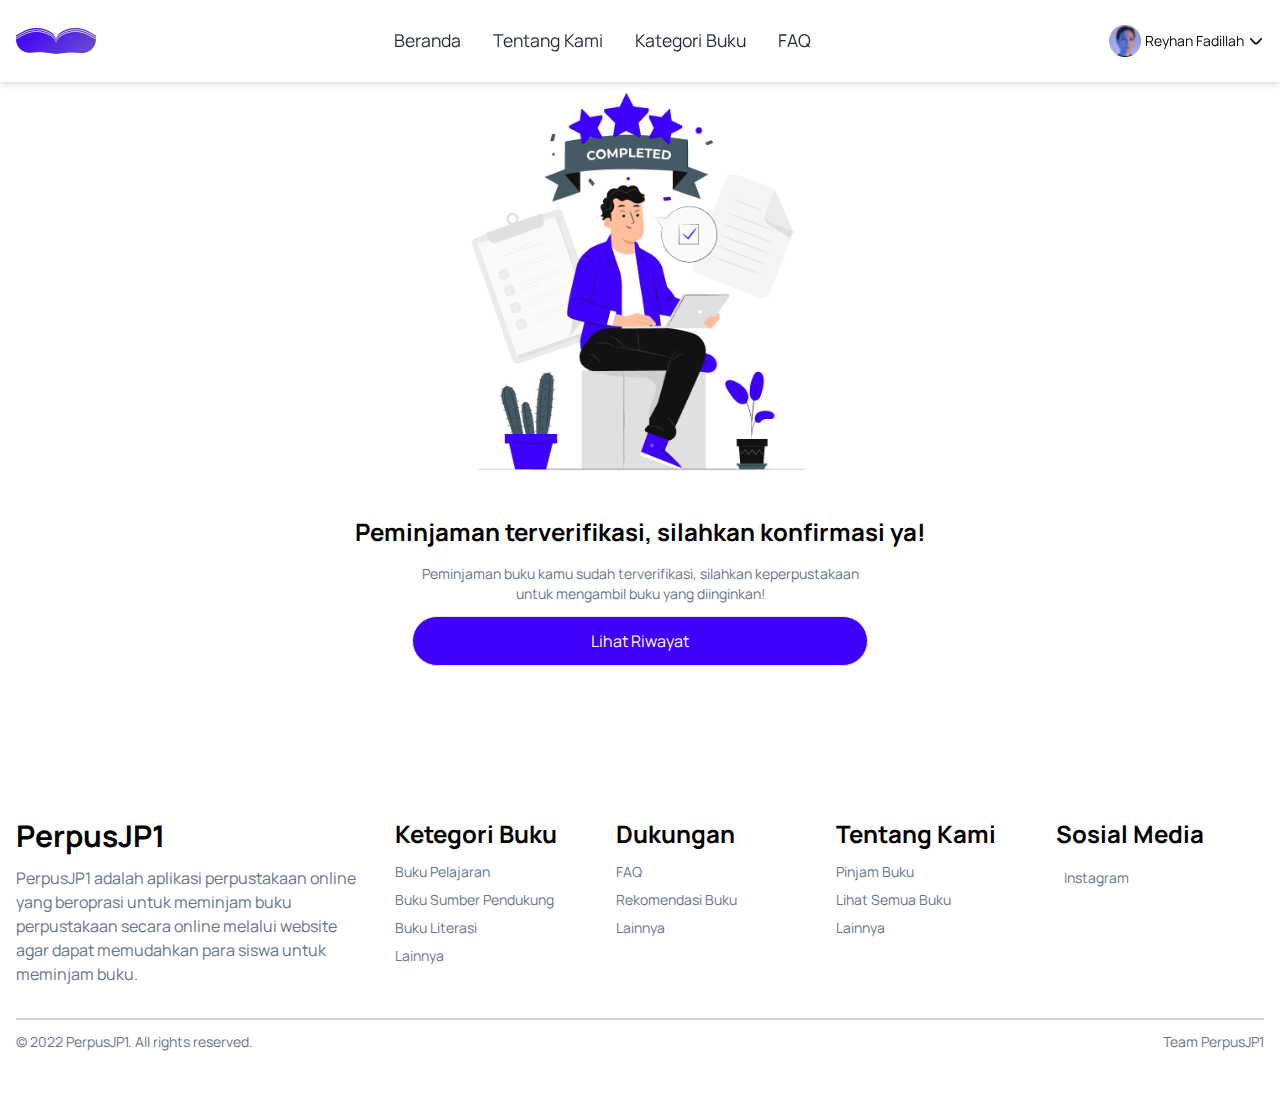
<file: src/succes.html>
<!DOCTYPE html>
<html>
  <head>
    <meta charset="UTF-8" />
    <meta name="viewport" content="width=device-width, initial-scale=1.0" />
    <link href="./output.css" rel="stylesheet" />
    <title>Halaman Success</title>
    <link
      rel="shortcut icon"
      href="../public/image/logo/logo 1.png"
      type="image/x-icon"
    />
    <!-- Font Family -->
    <link rel="preconnect" href="https://fonts.googleapis.com" />
    <link rel="preconnect" href="https://fonts.gstatic.com" crossorigin />
    <link
      href="https://fonts.googleapis.com/css2?family=Manrope:wght@200..800&display=swap"
      rel="stylesheet"
    />

    <!-- Font Awesome -->
    <link
      rel="stylesheet"
      href="https://cdnjs.cloudflare.com/ajax/libs/font-awesome/6.6.0/css/all.min.css"
      integrity="sha512-Kc323vGBEqzTmouAECnVceyQqyqdsSiqLQISBL29aUW4U/M7pSPA/gEUZQqv1cwx4OnYxTxve5UMg5GT6L4JJg=="
      crossorigin="anonymous"
      referrerpolicy="no-referrer"
    />
  </head>
  <body class="scroll-smooth">
    <!-- Navbar Section Start -->
    <header class="w-full py-4 md:py-2 fixed top-0 left-0 bg-white shadow-md">
      <nav class="container mx-auto px-4 flex justify-between items-center">
        <!-- Content Left -->
        <div class="md:py-5 text-3xl font-bold capitalize">
          <a href="" class=""
            ><img src="../public/image/logo/logo 1.png" alt=""
          /></a>
        </div>

        <!-- Content Center -->
        <div class="">
          <ul class="hidden md:flex items-center gap-2">
            <li class="group px-3 py-1">
              <a
                href="index.html"
                class="font-normal text-sm lg:text-[1.1rem] text-slate-800 group-hover:text-main"
                >Beranda</a
              >
            </li>
            <li class="group px-3 py-1">
              <a
                href="index.html"
                class="font-normal text-sm lg:text-[1.1rem] text-slate-800 group-hover:text-main"
                >Tentang Kami</a
              >
            </li>
            <li class="group px-3 py-1">
              <a
                href="daftarBuku.html"
                class="font-normal text-sm lg:text-[1.1rem] text-slate-800 group-hover:text-main"
                >Kategori Buku</a
              >
            </li>
            <li class="group px-3 py-1">
              <a
                href="index.html"
                class="font-normal text-sm lg:text-[1.1rem] text-slate-800 group-hover:text-main"
                >FAQ</a
              >
            </li>
          </ul>
        </div>

        <!-- Nav Content End Start -->
        <div class="hidden md:flex items-center gap-1">
          <div class="w-8 h-8">
            <img
              src="../public/image/Image Profile.png"
              alt=""
              class="w-full h-full"
            />
          </div>
          <p class="font-normal text-sm">Reyhan Fadillah</p>
          <img src="../public/svg/arrow-down.svg" alt="" class="w-4 h-4" />
        </div>
        <!-- Nav Content End End -->

        <!-- Hamburger Menu -->

        <div id="navMobile" class="hidden transition-all duration-300">
          <ul
            class="p-5 absolute h-56 right-7 left-24 top-20 inset-0 bg-white capitalize z-50 shadow-lg space-y-2"
          >
            <li>
              <a
                href=""
                class="hover:text-lime-500 text-[16px] transition-all duration-300"
                >Beranda</a
              >
            </li>
            <li>
              <a
                href=""
                class="hover:text-lime-500 text-[16px] transition-all duration-300"
                >Kelas</a
              >
            </li>
            <li>
              <a
                href=""
                class="hover:text-lime-500 text-[16px] transition-all duration-300"
                >Alur Belajar</a
              >
            </li>
            <li>
              <a
                href=""
                class="hover:text-lime-500 text-[16px] transition-all duration-300"
                >Event</a
              >
            </li>
            <!-- Nav Content End Start -->
            <div class="flex items-center gap-1 pt-3">
              <div class="w-8 h-8">
                <img
                  src="../public/image/Image Profile.png"
                  alt=""
                  class="w-full h-full"
                />
              </div>
              <p class="font-normal text-sm">Reyhan Fadillah</p>
              <img src="../public/svg/arrow-down.svg" alt="" class="w-4 h-4" />
            </div>
            <!-- Nav Content End End -->
          </ul>
        </div>

        <div
          id="menu"
          class="md:hidden cursor-pointer transition-all duration-300 z-50"
        >
          <i class="fa-solid fa-bars text-2xl"></i>
        </div>
      </nav>
    </header>
    <!-- Navbar Section End -->

    <!-- Content Success Start -->
    <section class="pt-10 pb-28">
      <div class="w-full px-4">
        <div class="container mx-auto">
          <div class="flex flex-col items-center gap-6">
            <!-- Hero Success Start -->
            <div class="mt-8 h-[300px] md:h-[420px]">
              <img
                src="../public/image/success.png"
                alt=""
                class="w-full h-full object-cover"
              />
            </div>
            <!-- Hero Success End -->

            <!-- Title Start -->
            <div class="text-center">
              <h2 class="font-bold text-xl md:text-2xl mb-2 md:mb-4">
                Peminjaman terverifikasi, silahkan konfirmasi ya!
              </h2>
              <div class="md:w-[480px] md:px-3 text-center mx-auto mb-3">
                <p class="font-normal text-sm text-slate-500">
                  Peminjaman buku kamu sudah terverifikasi, silahkan
                  keperpustakaan untuk mengambil buku yang diinginkan!
                </p>
              </div>
              <div
                class="w-[90%] md:w-[80%] h-fit py-3 px-6 text-center text-white bg-main rounded-full mx-auto transition-all duration-300 hover:bg-white hover:text-main border hover:border-main cursor-pointer"
              >
                <a href="" class="">Lihat Riwayat</a>
              </div>
            </div>
            <!-- Title End -->
          </div>
        </div>
      </div>
    </section>
    <!-- Content Success End -->

    <!-- Footer Section Start -->
    <footer class="pt-10 pb-12">
      <div class="w-full px-4">
        <div class="container mx-auto">
          <div class="flex flex-col md:flex-row gap-8">
            <!-- Footer Left Start -->
            <div class="w-full md:w-[40%] mb-6 md:mb-0">
              <h1 class="font-bold text-2xl md:text-3xl mb-3">PerpusJP1</h1>
              <p class="font-normal text-slate-500">
                PerpusJP1 adalah aplikasi perpustakaan online yang beroprasi
                untuk meminjam buku perpustakaan secara online melalui website
                agar dapat memudahkan para siswa untuk meminjam buku.
              </p>
            </div>
            <!-- Footer Left End -->

            <!-- Footer Right Start -->
            <div class="w-full">
              <div class="grid md:grid-cols-3 lg:grid-cols-4 gap-3">
                <!-- Content 1 Start -->
                <div class="w-full mb-6 lg:mb-0">
                  <h3 class="font-bold text-xl md:text-2xl mb-3">
                    Ketegori Buku
                  </h3>
                  <ul class="space-y-2">
                    <li class="text-sm text-slate-500 font-normal">
                      Buku Pelajaran
                    </li>
                    <li class="text-sm text-slate-500 font-normal">
                      Buku Sumber Pendukung
                    </li>
                    <li class="text-sm text-slate-500 font-normal">
                      Buku Literasi
                    </li>
                    <li class="text-sm text-slate-500 font-normal">Lainnya</li>
                  </ul>
                </div>
                <!-- Content 1 End -->

                <!-- Content 2 Start -->
                <div class="w-full mb-6 lg:mb-0">
                  <h3 class="font-bold text-xl md:text-2xl mb-3">Dukungan</h3>
                  <ul class="space-y-2">
                    <li class="text-sm text-slate-500 font-normal">FAQ</li>
                    <li class="text-sm text-slate-500 font-normal">
                      Rekomendasi Buku
                    </li>
                    <li class="text-sm text-slate-500 font-normal">Lainnya</li>
                  </ul>
                </div>
                <!-- Content 2 End -->

                <!-- Content 3 Start -->
                <div class="w-full mb-6 lg:mb-0">
                  <h3 class="font-bold text-xl md:text-2xl mb-3">
                    Tentang Kami
                  </h3>
                  <ul class="space-y-2">
                    <li class="text-sm text-slate-500 font-normal">
                      Pinjam Buku
                    </li>
                    <li class="text-sm text-slate-500 font-normal">
                      Lihat Semua Buku
                    </li>
                    <li class="text-sm text-slate-500 font-normal">Lainnya</li>
                  </ul>
                </div>
                <!-- Content 3 End -->

                <!-- Content 4 Start -->
                <div class="w-full mb-6 lg:mb-0">
                  <h3 class="font-bold text-xl md:text-2xl mb-3">
                    Sosial Media
                  </h3>
                  <ul class="space-y-2">
                    <li class="text-sm text-slate-500 font-normal">
                      <i
                        class="fa-brands fa-instagram text-lg text-red-500 pe-2"
                      ></i
                      >Instagram
                    </li>
                  </ul>
                </div>
                <!-- Content 4 End -->
              </div>
            </div>
            <!-- Footer Right End -->
          </div>

          <!-- Horizontal Start -->
          <div class="w-full border border-slate-300 mt-8"></div>
          <!-- Horizontal End -->

          <!-- Copyright Start -->
          <div class="mt-3">
            <div
              class="flex flex-col md:flex-row gap-4 justify-between items-center"
            >
              <p class="font-normal text-sm text-slate-500">
                © 2022 PerpusJP1. All rights reserved.
              </p>
              <p class="font-normal text-sm text-slate-500">Team PerpusJP1</p>
            </div>
          </div>
          <!-- Copyright End -->
        </div>
      </div>
    </footer>
    <!-- Footer Section End -->

    <!-- Scripts JS Start -->
    <script>
      // Navbar Fixed
      const menu = document.getElementById("menu");
      const faBars = document.querySelector(".fa-bars");
      const navMobile = document.getElementById("navMobile");

      menu.addEventListener("click", function () {
        faBars.classList.toggle("fa-x");
        navMobile.classList.toggle("hidden");
      });
    </script>
    <!-- Scripts JS End -->
  </body>
</html>
</file>
<file: src/output.css>
/*
! tailwindcss v3.4.10 | MIT License | https://tailwindcss.com
*/

/*
1. Prevent padding and border from affecting element width. (https://github.com/mozdevs/cssremedy/issues/4)
2. Allow adding a border to an element by just adding a border-width. (https://github.com/tailwindcss/tailwindcss/pull/116)
*/

*,
::before,
::after {
  box-sizing: border-box;
  /* 1 */
  border-width: 0;
  /* 2 */
  border-style: solid;
  /* 2 */
  border-color: #e5e7eb;
  /* 2 */
}

::before,
::after {
  --tw-content: '';
}

/*
1. Use a consistent sensible line-height in all browsers.
2. Prevent adjustments of font size after orientation changes in iOS.
3. Use a more readable tab size.
4. Use the user's configured `sans` font-family by default.
5. Use the user's configured `sans` font-feature-settings by default.
6. Use the user's configured `sans` font-variation-settings by default.
7. Disable tap highlights on iOS
*/

html,
:host {
  line-height: 1.5;
  /* 1 */
  -webkit-text-size-adjust: 100%;
  /* 2 */
  -moz-tab-size: 4;
  /* 3 */
  -o-tab-size: 4;
     tab-size: 4;
  /* 3 */
  font-family: ui-sans-serif, system-ui, sans-serif, "Apple Color Emoji", "Segoe UI Emoji", "Segoe UI Symbol", "Noto Color Emoji";
  /* 4 */
  font-feature-settings: normal;
  /* 5 */
  font-variation-settings: normal;
  /* 6 */
  -webkit-tap-highlight-color: transparent;
  /* 7 */
}

/*
1. Remove the margin in all browsers.
2. Inherit line-height from `html` so users can set them as a class directly on the `html` element.
*/

body {
  margin: 0;
  /* 1 */
  line-height: inherit;
  /* 2 */
}

/*
1. Add the correct height in Firefox.
2. Correct the inheritance of border color in Firefox. (https://bugzilla.mozilla.org/show_bug.cgi?id=190655)
3. Ensure horizontal rules are visible by default.
*/

hr {
  height: 0;
  /* 1 */
  color: inherit;
  /* 2 */
  border-top-width: 1px;
  /* 3 */
}

/*
Add the correct text decoration in Chrome, Edge, and Safari.
*/

abbr:where([title]) {
  -webkit-text-decoration: underline dotted;
          text-decoration: underline dotted;
}

/*
Remove the default font size and weight for headings.
*/

h1,
h2,
h3,
h4,
h5,
h6 {
  font-size: inherit;
  font-weight: inherit;
}

/*
Reset links to optimize for opt-in styling instead of opt-out.
*/

a {
  color: inherit;
  text-decoration: inherit;
}

/*
Add the correct font weight in Edge and Safari.
*/

b,
strong {
  font-weight: bolder;
}

/*
1. Use the user's configured `mono` font-family by default.
2. Use the user's configured `mono` font-feature-settings by default.
3. Use the user's configured `mono` font-variation-settings by default.
4. Correct the odd `em` font sizing in all browsers.
*/

code,
kbd,
samp,
pre {
  font-family: ui-monospace, SFMono-Regular, Menlo, Monaco, Consolas, "Liberation Mono", "Courier New", monospace;
  /* 1 */
  font-feature-settings: normal;
  /* 2 */
  font-variation-settings: normal;
  /* 3 */
  font-size: 1em;
  /* 4 */
}

/*
Add the correct font size in all browsers.
*/

small {
  font-size: 80%;
}

/*
Prevent `sub` and `sup` elements from affecting the line height in all browsers.
*/

sub,
sup {
  font-size: 75%;
  line-height: 0;
  position: relative;
  vertical-align: baseline;
}

sub {
  bottom: -0.25em;
}

sup {
  top: -0.5em;
}

/*
1. Remove text indentation from table contents in Chrome and Safari. (https://bugs.chromium.org/p/chromium/issues/detail?id=999088, https://bugs.webkit.org/show_bug.cgi?id=201297)
2. Correct table border color inheritance in all Chrome and Safari. (https://bugs.chromium.org/p/chromium/issues/detail?id=935729, https://bugs.webkit.org/show_bug.cgi?id=195016)
3. Remove gaps between table borders by default.
*/

table {
  text-indent: 0;
  /* 1 */
  border-color: inherit;
  /* 2 */
  border-collapse: collapse;
  /* 3 */
}

/*
1. Change the font styles in all browsers.
2. Remove the margin in Firefox and Safari.
3. Remove default padding in all browsers.
*/

button,
input,
optgroup,
select,
textarea {
  font-family: inherit;
  /* 1 */
  font-feature-settings: inherit;
  /* 1 */
  font-variation-settings: inherit;
  /* 1 */
  font-size: 100%;
  /* 1 */
  font-weight: inherit;
  /* 1 */
  line-height: inherit;
  /* 1 */
  letter-spacing: inherit;
  /* 1 */
  color: inherit;
  /* 1 */
  margin: 0;
  /* 2 */
  padding: 0;
  /* 3 */
}

/*
Remove the inheritance of text transform in Edge and Firefox.
*/

button,
select {
  text-transform: none;
}

/*
1. Correct the inability to style clickable types in iOS and Safari.
2. Remove default button styles.
*/

button,
input:where([type='button']),
input:where([type='reset']),
input:where([type='submit']) {
  -webkit-appearance: button;
  /* 1 */
  background-color: transparent;
  /* 2 */
  background-image: none;
  /* 2 */
}

/*
Use the modern Firefox focus style for all focusable elements.
*/

:-moz-focusring {
  outline: auto;
}

/*
Remove the additional `:invalid` styles in Firefox. (https://github.com/mozilla/gecko-dev/blob/2f9eacd9d3d995c937b4251a5557d95d494c9be1/layout/style/res/forms.css#L728-L737)
*/

:-moz-ui-invalid {
  box-shadow: none;
}

/*
Add the correct vertical alignment in Chrome and Firefox.
*/

progress {
  vertical-align: baseline;
}

/*
Correct the cursor style of increment and decrement buttons in Safari.
*/

::-webkit-inner-spin-button,
::-webkit-outer-spin-button {
  height: auto;
}

/*
1. Correct the odd appearance in Chrome and Safari.
2. Correct the outline style in Safari.
*/

[type='search'] {
  -webkit-appearance: textfield;
  /* 1 */
  outline-offset: -2px;
  /* 2 */
}

/*
Remove the inner padding in Chrome and Safari on macOS.
*/

::-webkit-search-decoration {
  -webkit-appearance: none;
}

/*
1. Correct the inability to style clickable types in iOS and Safari.
2. Change font properties to `inherit` in Safari.
*/

::-webkit-file-upload-button {
  -webkit-appearance: button;
  /* 1 */
  font: inherit;
  /* 2 */
}

/*
Add the correct display in Chrome and Safari.
*/

summary {
  display: list-item;
}

/*
Removes the default spacing and border for appropriate elements.
*/

blockquote,
dl,
dd,
h1,
h2,
h3,
h4,
h5,
h6,
hr,
figure,
p,
pre {
  margin: 0;
}

fieldset {
  margin: 0;
  padding: 0;
}

legend {
  padding: 0;
}

ol,
ul,
menu {
  list-style: none;
  margin: 0;
  padding: 0;
}

/*
Reset default styling for dialogs.
*/

dialog {
  padding: 0;
}

/*
Prevent resizing textareas horizontally by default.
*/

textarea {
  resize: vertical;
}

/*
1. Reset the default placeholder opacity in Firefox. (https://github.com/tailwindlabs/tailwindcss/issues/3300)
2. Set the default placeholder color to the user's configured gray 400 color.
*/

input::-moz-placeholder, textarea::-moz-placeholder {
  opacity: 1;
  /* 1 */
  color: #9ca3af;
  /* 2 */
}

input::placeholder,
textarea::placeholder {
  opacity: 1;
  /* 1 */
  color: #9ca3af;
  /* 2 */
}

/*
Set the default cursor for buttons.
*/

button,
[role="button"] {
  cursor: pointer;
}

/*
Make sure disabled buttons don't get the pointer cursor.
*/

:disabled {
  cursor: default;
}

/*
1. Make replaced elements `display: block` by default. (https://github.com/mozdevs/cssremedy/issues/14)
2. Add `vertical-align: middle` to align replaced elements more sensibly by default. (https://github.com/jensimmons/cssremedy/issues/14#issuecomment-634934210)
   This can trigger a poorly considered lint error in some tools but is included by design.
*/

img,
svg,
video,
canvas,
audio,
iframe,
embed,
object {
  display: block;
  /* 1 */
  vertical-align: middle;
  /* 2 */
}

/*
Constrain images and videos to the parent width and preserve their intrinsic aspect ratio. (https://github.com/mozdevs/cssremedy/issues/14)
*/

img,
video {
  max-width: 100%;
  height: auto;
}

/* Make elements with the HTML hidden attribute stay hidden by default */

[hidden] {
  display: none;
}

*, ::before, ::after {
  --tw-border-spacing-x: 0;
  --tw-border-spacing-y: 0;
  --tw-translate-x: 0;
  --tw-translate-y: 0;
  --tw-rotate: 0;
  --tw-skew-x: 0;
  --tw-skew-y: 0;
  --tw-scale-x: 1;
  --tw-scale-y: 1;
  --tw-pan-x:  ;
  --tw-pan-y:  ;
  --tw-pinch-zoom:  ;
  --tw-scroll-snap-strictness: proximity;
  --tw-gradient-from-position:  ;
  --tw-gradient-via-position:  ;
  --tw-gradient-to-position:  ;
  --tw-ordinal:  ;
  --tw-slashed-zero:  ;
  --tw-numeric-figure:  ;
  --tw-numeric-spacing:  ;
  --tw-numeric-fraction:  ;
  --tw-ring-inset:  ;
  --tw-ring-offset-width: 0px;
  --tw-ring-offset-color: #fff;
  --tw-ring-color: rgb(59 130 246 / 0.5);
  --tw-ring-offset-shadow: 0 0 #0000;
  --tw-ring-shadow: 0 0 #0000;
  --tw-shadow: 0 0 #0000;
  --tw-shadow-colored: 0 0 #0000;
  --tw-blur:  ;
  --tw-brightness:  ;
  --tw-contrast:  ;
  --tw-grayscale:  ;
  --tw-hue-rotate:  ;
  --tw-invert:  ;
  --tw-saturate:  ;
  --tw-sepia:  ;
  --tw-drop-shadow:  ;
  --tw-backdrop-blur:  ;
  --tw-backdrop-brightness:  ;
  --tw-backdrop-contrast:  ;
  --tw-backdrop-grayscale:  ;
  --tw-backdrop-hue-rotate:  ;
  --tw-backdrop-invert:  ;
  --tw-backdrop-opacity:  ;
  --tw-backdrop-saturate:  ;
  --tw-backdrop-sepia:  ;
  --tw-contain-size:  ;
  --tw-contain-layout:  ;
  --tw-contain-paint:  ;
  --tw-contain-style:  ;
}

::backdrop {
  --tw-border-spacing-x: 0;
  --tw-border-spacing-y: 0;
  --tw-translate-x: 0;
  --tw-translate-y: 0;
  --tw-rotate: 0;
  --tw-skew-x: 0;
  --tw-skew-y: 0;
  --tw-scale-x: 1;
  --tw-scale-y: 1;
  --tw-pan-x:  ;
  --tw-pan-y:  ;
  --tw-pinch-zoom:  ;
  --tw-scroll-snap-strictness: proximity;
  --tw-gradient-from-position:  ;
  --tw-gradient-via-position:  ;
  --tw-gradient-to-position:  ;
  --tw-ordinal:  ;
  --tw-slashed-zero:  ;
  --tw-numeric-figure:  ;
  --tw-numeric-spacing:  ;
  --tw-numeric-fraction:  ;
  --tw-ring-inset:  ;
  --tw-ring-offset-width: 0px;
  --tw-ring-offset-color: #fff;
  --tw-ring-color: rgb(59 130 246 / 0.5);
  --tw-ring-offset-shadow: 0 0 #0000;
  --tw-ring-shadow: 0 0 #0000;
  --tw-shadow: 0 0 #0000;
  --tw-shadow-colored: 0 0 #0000;
  --tw-blur:  ;
  --tw-brightness:  ;
  --tw-contrast:  ;
  --tw-grayscale:  ;
  --tw-hue-rotate:  ;
  --tw-invert:  ;
  --tw-saturate:  ;
  --tw-sepia:  ;
  --tw-drop-shadow:  ;
  --tw-backdrop-blur:  ;
  --tw-backdrop-brightness:  ;
  --tw-backdrop-contrast:  ;
  --tw-backdrop-grayscale:  ;
  --tw-backdrop-hue-rotate:  ;
  --tw-backdrop-invert:  ;
  --tw-backdrop-opacity:  ;
  --tw-backdrop-saturate:  ;
  --tw-backdrop-sepia:  ;
  --tw-contain-size:  ;
  --tw-contain-layout:  ;
  --tw-contain-paint:  ;
  --tw-contain-style:  ;
}

.container {
  width: 100%;
}

@media (min-width: 640px) {
  .container {
    max-width: 640px;
  }
}

@media (min-width: 768px) {
  .container {
    max-width: 768px;
  }
}

@media (min-width: 1024px) {
  .container {
    max-width: 1024px;
  }
}

@media (min-width: 1280px) {
  .container {
    max-width: 1280px;
  }
}

@media (min-width: 1536px) {
  .container {
    max-width: 1536px;
  }
}

.fixed {
  position: fixed;
}

.absolute {
  position: absolute;
}

.relative {
  position: relative;
}

.inset-0 {
  inset: 0px;
}

.inset-y-0 {
  top: 0px;
  bottom: 0px;
}

.-bottom-1\/4 {
  bottom: -25%;
}

.-right-3 {
  right: -0.75rem;
}

.-top-3 {
  top: -0.75rem;
}

.bottom-0 {
  bottom: 0px;
}

.left-0 {
  left: 0px;
}

.left-1\/2 {
  left: 50%;
}

.left-24 {
  left: 6rem;
}

.right-0 {
  right: 0px;
}

.right-4 {
  right: 1rem;
}

.right-7 {
  right: 1.75rem;
}

.top-0 {
  top: 0px;
}

.top-1\/2 {
  top: 50%;
}

.top-20 {
  top: 5rem;
}

.top-3 {
  top: 0.75rem;
}

.z-10 {
  z-index: 10;
}

.z-20 {
  z-index: 20;
}

.z-30 {
  z-index: 30;
}

.z-50 {
  z-index: 50;
}

.order-1 {
  order: 1;
}

.order-2 {
  order: 2;
}

.mx-auto {
  margin-left: auto;
  margin-right: auto;
}

.my-3 {
  margin-top: 0.75rem;
  margin-bottom: 0.75rem;
}

.mb-1 {
  margin-bottom: 0.25rem;
}

.mb-10 {
  margin-bottom: 2.5rem;
}

.mb-2 {
  margin-bottom: 0.5rem;
}

.mb-3 {
  margin-bottom: 0.75rem;
}

.mb-4 {
  margin-bottom: 1rem;
}

.mb-5 {
  margin-bottom: 1.25rem;
}

.mb-6 {
  margin-bottom: 1.5rem;
}

.mb-8 {
  margin-bottom: 2rem;
}

.mt-14 {
  margin-top: 3.5rem;
}

.mt-16 {
  margin-top: 4rem;
}

.mt-2 {
  margin-top: 0.5rem;
}

.mt-3 {
  margin-top: 0.75rem;
}

.mt-4 {
  margin-top: 1rem;
}

.mt-6 {
  margin-top: 1.5rem;
}

.mt-8 {
  margin-top: 2rem;
}

.block {
  display: block;
}

.flex {
  display: flex;
}

.grid {
  display: grid;
}

.hidden {
  display: none;
}

.h-1\/2 {
  height: 50%;
}

.h-10 {
  height: 2.5rem;
}

.h-4 {
  height: 1rem;
}

.h-5 {
  height: 1.25rem;
}

.h-56 {
  height: 14rem;
}

.h-6 {
  height: 1.5rem;
}

.h-8 {
  height: 2rem;
}

.h-\[123px\] {
  height: 123px;
}

.h-\[197px\] {
  height: 197px;
}

.h-\[300px\] {
  height: 300px;
}

.h-\[353px\] {
  height: 353px;
}

.h-fit {
  height: -moz-fit-content;
  height: fit-content;
}

.h-full {
  height: 100%;
}

.h-screen {
  height: 100vh;
}

.w-10 {
  width: 2.5rem;
}

.w-10\/12 {
  width: 83.333333%;
}

.w-4 {
  width: 1rem;
}

.w-48 {
  width: 12rem;
}

.w-5 {
  width: 1.25rem;
}

.w-6 {
  width: 1.5rem;
}

.w-64 {
  width: 16rem;
}

.w-8 {
  width: 2rem;
}

.w-\[123px\] {
  width: 123px;
}

.w-\[222px\] {
  width: 222px;
}

.w-\[270px\] {
  width: 270px;
}

.w-\[90\%\] {
  width: 90%;
}

.w-fit {
  width: -moz-fit-content;
  width: fit-content;
}

.w-full {
  width: 100%;
}

.max-w-screen-xl {
  max-width: 1280px;
}

.max-w-sm {
  max-width: 24rem;
}

.flex-1 {
  flex: 1 1 0%;
}

.-translate-x-1\/2 {
  --tw-translate-x: -50%;
  transform: translate(var(--tw-translate-x), var(--tw-translate-y)) rotate(var(--tw-rotate)) skewX(var(--tw-skew-x)) skewY(var(--tw-skew-y)) scaleX(var(--tw-scale-x)) scaleY(var(--tw-scale-y));
}

.-translate-x-full {
  --tw-translate-x: -100%;
  transform: translate(var(--tw-translate-x), var(--tw-translate-y)) rotate(var(--tw-rotate)) skewX(var(--tw-skew-x)) skewY(var(--tw-skew-y)) scaleX(var(--tw-scale-x)) scaleY(var(--tw-scale-y));
}

.-translate-y-1\/2 {
  --tw-translate-y: -50%;
  transform: translate(var(--tw-translate-x), var(--tw-translate-y)) rotate(var(--tw-rotate)) skewX(var(--tw-skew-x)) skewY(var(--tw-skew-y)) scaleX(var(--tw-scale-x)) scaleY(var(--tw-scale-y));
}

.-translate-y-full {
  --tw-translate-y: -100%;
  transform: translate(var(--tw-translate-x), var(--tw-translate-y)) rotate(var(--tw-rotate)) skewX(var(--tw-skew-x)) skewY(var(--tw-skew-y)) scaleX(var(--tw-scale-x)) scaleY(var(--tw-scale-y));
}

.translate-x-0 {
  --tw-translate-x: 0px;
  transform: translate(var(--tw-translate-x), var(--tw-translate-y)) rotate(var(--tw-rotate)) skewX(var(--tw-skew-x)) skewY(var(--tw-skew-y)) scaleX(var(--tw-scale-x)) scaleY(var(--tw-scale-y));
}

.transform {
  transform: translate(var(--tw-translate-x), var(--tw-translate-y)) rotate(var(--tw-rotate)) skewX(var(--tw-skew-x)) skewY(var(--tw-skew-y)) scaleX(var(--tw-scale-x)) scaleY(var(--tw-scale-y));
}

.cursor-pointer {
  cursor: pointer;
}

.list-none {
  list-style-type: none;
}

.flex-col {
  flex-direction: column;
}

.flex-wrap {
  flex-wrap: wrap;
}

.items-start {
  align-items: flex-start;
}

.items-center {
  align-items: center;
}

.items-stretch {
  align-items: stretch;
}

.justify-start {
  justify-content: flex-start;
}

.justify-end {
  justify-content: flex-end;
}

.justify-center {
  justify-content: center;
}

.justify-between {
  justify-content: space-between;
}

.gap-1 {
  gap: 0.25rem;
}

.gap-2 {
  gap: 0.5rem;
}

.gap-3 {
  gap: 0.75rem;
}

.gap-4 {
  gap: 1rem;
}

.gap-5 {
  gap: 1.25rem;
}

.gap-6 {
  gap: 1.5rem;
}

.gap-8 {
  gap: 2rem;
}

.space-y-2 > :not([hidden]) ~ :not([hidden]) {
  --tw-space-y-reverse: 0;
  margin-top: calc(0.5rem * calc(1 - var(--tw-space-y-reverse)));
  margin-bottom: calc(0.5rem * var(--tw-space-y-reverse));
}

.space-y-3 > :not([hidden]) ~ :not([hidden]) {
  --tw-space-y-reverse: 0;
  margin-top: calc(0.75rem * calc(1 - var(--tw-space-y-reverse)));
  margin-bottom: calc(0.75rem * var(--tw-space-y-reverse));
}

.self-start {
  align-self: flex-start;
}

.overflow-hidden {
  overflow: hidden;
}

.overflow-y-auto {
  overflow-y: auto;
}

.overflow-x-hidden {
  overflow-x: hidden;
}

.overflow-y-scroll {
  overflow-y: scroll;
}

.scroll-smooth {
  scroll-behavior: smooth;
}

.rounded {
  border-radius: 0.25rem;
}

.rounded-2xl {
  border-radius: 1rem;
}

.rounded-3xl {
  border-radius: 1.5rem;
}

.rounded-full {
  border-radius: 9999px;
}

.rounded-lg {
  border-radius: 0.5rem;
}

.rounded-md {
  border-radius: 0.375rem;
}

.border {
  border-width: 1px;
}

.border-\[2px\] {
  border-width: 2px;
}

.border-b {
  border-bottom-width: 1px;
}

.border-b-\[2px\] {
  border-bottom-width: 2px;
}

.border-t {
  border-top-width: 1px;
}

.border-t-4 {
  border-top-width: 4px;
}

.border-gray-200 {
  --tw-border-opacity: 1;
  border-color: rgb(229 231 235 / var(--tw-border-opacity));
}

.border-main {
  --tw-border-opacity: 1;
  border-color: rgb(62 0 250 / var(--tw-border-opacity));
}

.border-slate-300 {
  --tw-border-opacity: 1;
  border-color: rgb(203 213 225 / var(--tw-border-opacity));
}

.border-slate-400 {
  --tw-border-opacity: 1;
  border-color: rgb(148 163 184 / var(--tw-border-opacity));
}

.border-b-slate-400 {
  --tw-border-opacity: 1;
  border-bottom-color: rgb(148 163 184 / var(--tw-border-opacity));
}

.border-t-greenyellow {
  --tw-border-opacity: 1;
  border-top-color: rgb(253 230 22 / var(--tw-border-opacity));
}

.border-t-main {
  --tw-border-opacity: 1;
  border-top-color: rgb(62 0 250 / var(--tw-border-opacity));
}

.border-t-pink {
  --tw-border-opacity: 1;
  border-top-color: rgb(250 0 63 / var(--tw-border-opacity));
}

.border-t-secondaryBrigt {
  --tw-border-opacity: 1;
  border-top-color: rgb(0 250 187 / var(--tw-border-opacity));
}

.bg-black {
  --tw-bg-opacity: 1;
  background-color: rgb(0 0 0 / var(--tw-bg-opacity));
}

.bg-green-500 {
  --tw-bg-opacity: 1;
  background-color: rgb(34 197 94 / var(--tw-bg-opacity));
}

.bg-greens {
  --tw-bg-opacity: 1;
  background-color: rgb(0 250 187 / var(--tw-bg-opacity));
}

.bg-inputColors {
  --tw-bg-opacity: 1;
  background-color: rgb(243 244 248 / var(--tw-bg-opacity));
}

.bg-main {
  --tw-bg-opacity: 1;
  background-color: rgb(62 0 250 / var(--tw-bg-opacity));
}

.bg-pinkButton {
  --tw-bg-opacity: 1;
  background-color: rgb(252 77 121 / var(--tw-bg-opacity));
}

.bg-pinkSec {
  --tw-bg-opacity: 1;
  background-color: rgb(236 230 255 / var(--tw-bg-opacity));
}

.bg-primaryBlue {
  --tw-bg-opacity: 1;
  background-color: rgb(120 77 252 / var(--tw-bg-opacity));
}

.bg-red-500 {
  --tw-bg-opacity: 1;
  background-color: rgb(239 68 68 / var(--tw-bg-opacity));
}

.bg-white {
  --tw-bg-opacity: 1;
  background-color: rgb(255 255 255 / var(--tw-bg-opacity));
}

.bg-opacity-30 {
  --tw-bg-opacity: 0.3;
}

.bg-opacity-35 {
  --tw-bg-opacity: 0.35;
}

.bg-opacity-50 {
  --tw-bg-opacity: 0.5;
}

.object-cover {
  -o-object-fit: cover;
     object-fit: cover;
}

.p-3 {
  padding: 0.75rem;
}

.p-5 {
  padding: 1.25rem;
}

.px-1 {
  padding-left: 0.25rem;
  padding-right: 0.25rem;
}

.px-12 {
  padding-left: 3rem;
  padding-right: 3rem;
}

.px-2 {
  padding-left: 0.5rem;
  padding-right: 0.5rem;
}

.px-3 {
  padding-left: 0.75rem;
  padding-right: 0.75rem;
}

.px-4 {
  padding-left: 1rem;
  padding-right: 1rem;
}

.px-5 {
  padding-left: 1.25rem;
  padding-right: 1.25rem;
}

.px-6 {
  padding-left: 1.5rem;
  padding-right: 1.5rem;
}

.px-8 {
  padding-left: 2rem;
  padding-right: 2rem;
}

.py-1 {
  padding-top: 0.25rem;
  padding-bottom: 0.25rem;
}

.py-2 {
  padding-top: 0.5rem;
  padding-bottom: 0.5rem;
}

.py-20 {
  padding-top: 5rem;
  padding-bottom: 5rem;
}

.py-3 {
  padding-top: 0.75rem;
  padding-bottom: 0.75rem;
}

.py-4 {
  padding-top: 1rem;
  padding-bottom: 1rem;
}

.py-6 {
  padding-top: 1.5rem;
  padding-bottom: 1.5rem;
}

.py-8 {
  padding-top: 2rem;
  padding-bottom: 2rem;
}

.pb-10 {
  padding-bottom: 2.5rem;
}

.pb-12 {
  padding-bottom: 3rem;
}

.pb-14 {
  padding-bottom: 3.5rem;
}

.pb-16 {
  padding-bottom: 4rem;
}

.pb-20 {
  padding-bottom: 5rem;
}

.pb-24 {
  padding-bottom: 6rem;
}

.pb-28 {
  padding-bottom: 7rem;
}

.pb-36 {
  padding-bottom: 9rem;
}

.pe-2 {
  padding-inline-end: 0.5rem;
}

.pl-10 {
  padding-left: 2.5rem;
}

.pl-4 {
  padding-left: 1rem;
}

.pr-4 {
  padding-right: 1rem;
}

.pr-6 {
  padding-right: 1.5rem;
}

.pt-1 {
  padding-top: 0.25rem;
}

.pt-10 {
  padding-top: 2.5rem;
}

.pt-14 {
  padding-top: 3.5rem;
}

.pt-16 {
  padding-top: 4rem;
}

.pt-2 {
  padding-top: 0.5rem;
}

.pt-20 {
  padding-top: 5rem;
}

.pt-24 {
  padding-top: 6rem;
}

.pt-28 {
  padding-top: 7rem;
}

.pt-3 {
  padding-top: 0.75rem;
}

.pt-32 {
  padding-top: 8rem;
}

.pt-36 {
  padding-top: 9rem;
}

.pt-4 {
  padding-top: 1rem;
}

.pt-40 {
  padding-top: 10rem;
}

.pt-8 {
  padding-top: 2rem;
}

.text-center {
  text-align: center;
}

.text-2xl {
  font-size: 1.5rem;
  line-height: 2rem;
}

.text-3xl {
  font-size: 1.875rem;
  line-height: 2.25rem;
}

.text-5xl {
  font-size: 3rem;
  line-height: 1;
}

.text-\[12px\] {
  font-size: 12px;
}

.text-\[15px\] {
  font-size: 15px;
}

.text-\[16px\] {
  font-size: 16px;
}

.text-\[1rem\] {
  font-size: 1rem;
}

.text-\[20px\] {
  font-size: 20px;
}

.text-\[28px\] {
  font-size: 28px;
}

.text-lg {
  font-size: 1.125rem;
  line-height: 1.75rem;
}

.text-sm {
  font-size: 0.875rem;
  line-height: 1.25rem;
}

.text-xl {
  font-size: 1.25rem;
  line-height: 1.75rem;
}

.font-bold {
  font-weight: 700;
}

.font-medium {
  font-weight: 500;
}

.font-normal {
  font-weight: 400;
}

.font-semibold {
  font-weight: 600;
}

.capitalize {
  text-transform: capitalize;
}

.text-black {
  --tw-text-opacity: 1;
  color: rgb(0 0 0 / var(--tw-text-opacity));
}

.text-fontColor {
  --tw-text-opacity: 1;
  color: rgb(121 127 134 / var(--tw-text-opacity));
}

.text-gray-400 {
  --tw-text-opacity: 1;
  color: rgb(156 163 175 / var(--tw-text-opacity));
}

.text-gray-500 {
  --tw-text-opacity: 1;
  color: rgb(107 114 128 / var(--tw-text-opacity));
}

.text-gray-600 {
  --tw-text-opacity: 1;
  color: rgb(75 85 99 / var(--tw-text-opacity));
}

.text-gray-700 {
  --tw-text-opacity: 1;
  color: rgb(55 65 81 / var(--tw-text-opacity));
}

.text-gray-900 {
  --tw-text-opacity: 1;
  color: rgb(17 24 39 / var(--tw-text-opacity));
}

.text-grey {
  --tw-text-opacity: 1;
  color: rgb(64 72 82 / var(--tw-text-opacity));
}

.text-lime-500 {
  --tw-text-opacity: 1;
  color: rgb(132 204 22 / var(--tw-text-opacity));
}

.text-main {
  --tw-text-opacity: 1;
  color: rgb(62 0 250 / var(--tw-text-opacity));
}

.text-neutral-600 {
  --tw-text-opacity: 1;
  color: rgb(82 82 82 / var(--tw-text-opacity));
}

.text-primaryBlue {
  --tw-text-opacity: 1;
  color: rgb(120 77 252 / var(--tw-text-opacity));
}

.text-red-500 {
  --tw-text-opacity: 1;
  color: rgb(239 68 68 / var(--tw-text-opacity));
}

.text-secondary {
  --tw-text-opacity: 1;
  color: rgb(179 182 186 / var(--tw-text-opacity));
}

.text-slate-500 {
  --tw-text-opacity: 1;
  color: rgb(100 116 139 / var(--tw-text-opacity));
}

.text-slate-800 {
  --tw-text-opacity: 1;
  color: rgb(30 41 59 / var(--tw-text-opacity));
}

.text-slate-900 {
  --tw-text-opacity: 1;
  color: rgb(15 23 42 / var(--tw-text-opacity));
}

.text-white {
  --tw-text-opacity: 1;
  color: rgb(255 255 255 / var(--tw-text-opacity));
}

.text-yellow-500 {
  --tw-text-opacity: 1;
  color: rgb(234 179 8 / var(--tw-text-opacity));
}

.opacity-0 {
  opacity: 0;
}

.opacity-50 {
  opacity: 0.5;
}

.shadow-lg {
  --tw-shadow: 0 10px 15px -3px rgb(0 0 0 / 0.1), 0 4px 6px -4px rgb(0 0 0 / 0.1);
  --tw-shadow-colored: 0 10px 15px -3px var(--tw-shadow-color), 0 4px 6px -4px var(--tw-shadow-color);
  box-shadow: var(--tw-ring-offset-shadow, 0 0 #0000), var(--tw-ring-shadow, 0 0 #0000), var(--tw-shadow);
}

.shadow-md {
  --tw-shadow: 0 4px 6px -1px rgb(0 0 0 / 0.1), 0 2px 4px -2px rgb(0 0 0 / 0.1);
  --tw-shadow-colored: 0 4px 6px -1px var(--tw-shadow-color), 0 2px 4px -2px var(--tw-shadow-color);
  box-shadow: var(--tw-ring-offset-shadow, 0 0 #0000), var(--tw-ring-shadow, 0 0 #0000), var(--tw-shadow);
}

.shadow-xl {
  --tw-shadow: 0 20px 25px -5px rgb(0 0 0 / 0.1), 0 8px 10px -6px rgb(0 0 0 / 0.1);
  --tw-shadow-colored: 0 20px 25px -5px var(--tw-shadow-color), 0 8px 10px -6px var(--tw-shadow-color);
  box-shadow: var(--tw-ring-offset-shadow, 0 0 #0000), var(--tw-ring-shadow, 0 0 #0000), var(--tw-shadow);
}

.transition {
  transition-property: color, background-color, border-color, text-decoration-color, fill, stroke, opacity, box-shadow, transform, filter, -webkit-backdrop-filter;
  transition-property: color, background-color, border-color, text-decoration-color, fill, stroke, opacity, box-shadow, transform, filter, backdrop-filter;
  transition-property: color, background-color, border-color, text-decoration-color, fill, stroke, opacity, box-shadow, transform, filter, backdrop-filter, -webkit-backdrop-filter;
  transition-timing-function: cubic-bezier(0.4, 0, 0.2, 1);
  transition-duration: 150ms;
}

.transition-all {
  transition-property: all;
  transition-timing-function: cubic-bezier(0.4, 0, 0.2, 1);
  transition-duration: 150ms;
}

.transition-opacity {
  transition-property: opacity;
  transition-timing-function: cubic-bezier(0.4, 0, 0.2, 1);
  transition-duration: 150ms;
}

.duration-300 {
  transition-duration: 300ms;
}

.duration-500 {
  transition-duration: 500ms;
}

.duration-700 {
  transition-duration: 700ms;
}

.ease-in {
  transition-timing-function: cubic-bezier(0.4, 0, 1, 1);
}

.ease-out {
  transition-timing-function: cubic-bezier(0, 0, 0.2, 1);
}

body {
  font-family: Manrope;
}

/* Custom animations */

.modal-enter {
  transform: translateY(-100%);
  opacity: 0;
}

.modal-enter-active {
  transition: transform 0.6s ease-out, opacity 0.6s ease-out;
  transform: translateY(0);
  opacity: 1;
}

.modal-leave-active {
  transition: transform 0.6s ease-out, opacity 0.6s ease-out;
  transform: translateY(-100%);
  opacity: 0;
}

.sidebar {
  transition: transform 0.3s ease;
}

.sidebar-closed {
  transform: translateX(-100%);
}

.placeholder\:text-gray-400::-moz-placeholder {
  --tw-text-opacity: 1;
  color: rgb(156 163 175 / var(--tw-text-opacity));
}

.placeholder\:text-gray-400::placeholder {
  --tw-text-opacity: 1;
  color: rgb(156 163 175 / var(--tw-text-opacity));
}

.hover\:border-greens:hover {
  --tw-border-opacity: 1;
  border-color: rgb(0 250 187 / var(--tw-border-opacity));
}

.hover\:border-main:hover {
  --tw-border-opacity: 1;
  border-color: rgb(62 0 250 / var(--tw-border-opacity));
}

.hover\:border-pinkButton:hover {
  --tw-border-opacity: 1;
  border-color: rgb(252 77 121 / var(--tw-border-opacity));
}

.hover\:bg-green-600:hover {
  --tw-bg-opacity: 1;
  background-color: rgb(22 163 74 / var(--tw-bg-opacity));
}

.hover\:bg-indigo-600:hover {
  --tw-bg-opacity: 1;
  background-color: rgb(79 70 229 / var(--tw-bg-opacity));
}

.hover\:bg-main:hover {
  --tw-bg-opacity: 1;
  background-color: rgb(62 0 250 / var(--tw-bg-opacity));
}

.hover\:bg-main\/85:hover {
  background-color: rgb(62 0 250 / 0.85);
}

.hover\:bg-red-600:hover {
  --tw-bg-opacity: 1;
  background-color: rgb(220 38 38 / var(--tw-bg-opacity));
}

.hover\:bg-white:hover {
  --tw-bg-opacity: 1;
  background-color: rgb(255 255 255 / var(--tw-bg-opacity));
}

.hover\:text-gray-700:hover {
  --tw-text-opacity: 1;
  color: rgb(55 65 81 / var(--tw-text-opacity));
}

.hover\:text-greens:hover {
  --tw-text-opacity: 1;
  color: rgb(0 250 187 / var(--tw-text-opacity));
}

.hover\:text-lime-500:hover {
  --tw-text-opacity: 1;
  color: rgb(132 204 22 / var(--tw-text-opacity));
}

.hover\:text-main:hover {
  --tw-text-opacity: 1;
  color: rgb(62 0 250 / var(--tw-text-opacity));
}

.hover\:text-pinkButton:hover {
  --tw-text-opacity: 1;
  color: rgb(252 77 121 / var(--tw-text-opacity));
}

.hover\:text-white:hover {
  --tw-text-opacity: 1;
  color: rgb(255 255 255 / var(--tw-text-opacity));
}

.focus\:border-blue-400:focus {
  --tw-border-opacity: 1;
  border-color: rgb(96 165 250 / var(--tw-border-opacity));
}

.focus\:border-main:focus {
  --tw-border-opacity: 1;
  border-color: rgb(62 0 250 / var(--tw-border-opacity));
}

.focus\:outline-none:focus {
  outline: 2px solid transparent;
  outline-offset: 2px;
}

.focus\:ring:focus {
  --tw-ring-offset-shadow: var(--tw-ring-inset) 0 0 0 var(--tw-ring-offset-width) var(--tw-ring-offset-color);
  --tw-ring-shadow: var(--tw-ring-inset) 0 0 0 calc(3px + var(--tw-ring-offset-width)) var(--tw-ring-color);
  box-shadow: var(--tw-ring-offset-shadow), var(--tw-ring-shadow), var(--tw-shadow, 0 0 #0000);
}

.focus\:ring-2:focus {
  --tw-ring-offset-shadow: var(--tw-ring-inset) 0 0 0 var(--tw-ring-offset-width) var(--tw-ring-offset-color);
  --tw-ring-shadow: var(--tw-ring-inset) 0 0 0 calc(2px + var(--tw-ring-offset-width)) var(--tw-ring-color);
  box-shadow: var(--tw-ring-offset-shadow), var(--tw-ring-shadow), var(--tw-shadow, 0 0 #0000);
}

.focus\:ring-blue-300:focus {
  --tw-ring-opacity: 1;
  --tw-ring-color: rgb(147 197 253 / var(--tw-ring-opacity));
}

.focus\:ring-opacity-40:focus {
  --tw-ring-opacity: 0.4;
}

.group[open] .group-open\:rotate-180 {
  --tw-rotate: 180deg;
  transform: translate(var(--tw-translate-x), var(--tw-translate-y)) rotate(var(--tw-rotate)) skewX(var(--tw-skew-x)) skewY(var(--tw-skew-y)) scaleX(var(--tw-scale-x)) scaleY(var(--tw-scale-y));
}

.group:hover .group-hover\:flex {
  display: flex;
}

.group:hover .group-hover\:fill-white {
  fill: #fff;
}

.group:hover .group-hover\:text-main {
  --tw-text-opacity: 1;
  color: rgb(62 0 250 / var(--tw-text-opacity));
}

.group:hover .group-hover\:text-white {
  --tw-text-opacity: 1;
  color: rgb(255 255 255 / var(--tw-text-opacity));
}

@media (min-width: 640px) {
  .sm\:leading-6 {
    line-height: 1.5rem;
  }
}

@media (min-width: 768px) {
  .md\:order-1 {
    order: 1;
  }

  .md\:order-2 {
    order: 2;
  }

  .md\:mx-0 {
    margin-left: 0px;
    margin-right: 0px;
  }

  .md\:my-10 {
    margin-top: 2.5rem;
    margin-bottom: 2.5rem;
  }

  .md\:my-4 {
    margin-top: 1rem;
    margin-bottom: 1rem;
  }

  .md\:-mt-8 {
    margin-top: -2rem;
  }

  .md\:mb-0 {
    margin-bottom: 0px;
  }

  .md\:mb-12 {
    margin-bottom: 3rem;
  }

  .md\:mb-2 {
    margin-bottom: 0.5rem;
  }

  .md\:mb-3 {
    margin-bottom: 0.75rem;
  }

  .md\:mb-4 {
    margin-bottom: 1rem;
  }

  .md\:mb-5 {
    margin-bottom: 1.25rem;
  }

  .md\:mb-6 {
    margin-bottom: 1.5rem;
  }

  .md\:mb-8 {
    margin-bottom: 2rem;
  }

  .md\:mt-8 {
    margin-top: 2rem;
  }

  .md\:block {
    display: block;
  }

  .md\:flex {
    display: flex;
  }

  .md\:hidden {
    display: none;
  }

  .md\:h-3\/4 {
    height: 75%;
  }

  .md\:h-\[222px\] {
    height: 222px;
  }

  .md\:h-\[420px\] {
    height: 420px;
  }

  .md\:w-1\/2 {
    width: 50%;
  }

  .md\:w-\[20rem\] {
    width: 20rem;
  }

  .md\:w-\[30\%\] {
    width: 30%;
  }

  .md\:w-\[40\%\] {
    width: 40%;
  }

  .md\:w-\[400px\] {
    width: 400px;
  }

  .md\:w-\[450px\] {
    width: 450px;
  }

  .md\:w-\[480px\] {
    width: 480px;
  }

  .md\:w-\[70\%\] {
    width: 70%;
  }

  .md\:w-\[75\%\] {
    width: 75%;
  }

  .md\:w-\[80\%\] {
    width: 80%;
  }

  .md\:w-\[90\%\] {
    width: 90%;
  }

  .md\:w-full {
    width: 100%;
  }

  .md\:max-w-md {
    max-width: 28rem;
  }

  .md\:grid-cols-2 {
    grid-template-columns: repeat(2, minmax(0, 1fr));
  }

  .md\:grid-cols-3 {
    grid-template-columns: repeat(3, minmax(0, 1fr));
  }

  .md\:flex-row {
    flex-direction: row;
  }

  .md\:items-center {
    align-items: center;
  }

  .md\:justify-between {
    justify-content: space-between;
  }

  .md\:gap-3 {
    gap: 0.75rem;
  }

  .md\:gap-4 {
    gap: 1rem;
  }

  .md\:space-x-1 > :not([hidden]) ~ :not([hidden]) {
    --tw-space-x-reverse: 0;
    margin-right: calc(0.25rem * var(--tw-space-x-reverse));
    margin-left: calc(0.25rem * calc(1 - var(--tw-space-x-reverse)));
  }

  .md\:px-3 {
    padding-left: 0.75rem;
    padding-right: 0.75rem;
  }

  .md\:px-6 {
    padding-left: 1.5rem;
    padding-right: 1.5rem;
  }

  .md\:px-8 {
    padding-left: 2rem;
    padding-right: 2rem;
  }

  .md\:py-0 {
    padding-top: 0px;
    padding-bottom: 0px;
  }

  .md\:py-1 {
    padding-top: 0.25rem;
    padding-bottom: 0.25rem;
  }

  .md\:py-2 {
    padding-top: 0.5rem;
    padding-bottom: 0.5rem;
  }

  .md\:py-3 {
    padding-top: 0.75rem;
    padding-bottom: 0.75rem;
  }

  .md\:py-4 {
    padding-top: 1rem;
    padding-bottom: 1rem;
  }

  .md\:py-5 {
    padding-top: 1.25rem;
    padding-bottom: 1.25rem;
  }

  .md\:pt-0 {
    padding-top: 0px;
  }

  .md\:pt-32 {
    padding-top: 8rem;
  }

  .md\:pt-36 {
    padding-top: 9rem;
  }

  .md\:pt-6 {
    padding-top: 1.5rem;
  }

  .md\:pt-96 {
    padding-top: 24rem;
  }

  .md\:text-center {
    text-align: center;
  }

  .md\:text-start {
    text-align: start;
  }

  .md\:text-2xl {
    font-size: 1.5rem;
    line-height: 2rem;
  }

  .md\:text-3xl {
    font-size: 1.875rem;
    line-height: 2.25rem;
  }

  .md\:text-4xl {
    font-size: 2.25rem;
    line-height: 2.5rem;
  }

  .md\:text-5xl {
    font-size: 3rem;
    line-height: 1;
  }

  .md\:text-6xl {
    font-size: 3.75rem;
    line-height: 1;
  }

  .md\:text-\[1\.2rem\] {
    font-size: 1.2rem;
  }

  .md\:text-\[16px\] {
    font-size: 16px;
  }

  .md\:text-\[28px\] {
    font-size: 28px;
  }

  .md\:text-lg {
    font-size: 1.125rem;
    line-height: 1.75rem;
  }

  .md\:text-sm {
    font-size: 0.875rem;
    line-height: 1.25rem;
  }

  .md\:text-xl {
    font-size: 1.25rem;
    line-height: 1.75rem;
  }

  .md\:leading-snug {
    line-height: 1.375;
  }
}

@media (min-width: 1024px) {
  .lg\:static {
    position: static;
  }

  .lg\:inset-0 {
    inset: 0px;
  }

  .lg\:col-span-2 {
    grid-column: span 2 / span 2;
  }

  .lg\:mx-0 {
    margin-left: 0px;
    margin-right: 0px;
  }

  .lg\:mb-0 {
    margin-bottom: 0px;
  }

  .lg\:mb-3 {
    margin-bottom: 0.75rem;
  }

  .lg\:ml-20 {
    margin-left: 5rem;
  }

  .lg\:hidden {
    display: none;
  }

  .lg\:h-\[280px\] {
    height: 280px;
  }

  .lg\:h-\[310px\] {
    height: 310px;
  }

  .lg\:w-\[40\%\] {
    width: 40%;
  }

  .lg\:w-\[70\%\] {
    width: 70%;
  }

  .lg\:w-\[80\%\] {
    width: 80%;
  }

  .lg\:translate-x-0 {
    --tw-translate-x: 0px;
    transform: translate(var(--tw-translate-x), var(--tw-translate-y)) rotate(var(--tw-rotate)) skewX(var(--tw-skew-x)) skewY(var(--tw-skew-y)) scaleX(var(--tw-scale-x)) scaleY(var(--tw-scale-y));
  }

  .lg\:grid-cols-2 {
    grid-template-columns: repeat(2, minmax(0, 1fr));
  }

  .lg\:grid-cols-3 {
    grid-template-columns: repeat(3, minmax(0, 1fr));
  }

  .lg\:grid-cols-4 {
    grid-template-columns: repeat(4, minmax(0, 1fr));
  }

  .lg\:gap-4 {
    gap: 1rem;
  }

  .lg\:px-10 {
    padding-left: 2.5rem;
    padding-right: 2.5rem;
  }

  .lg\:text-\[1\.1rem\] {
    font-size: 1.1rem;
  }

  .lg\:text-lg {
    font-size: 1.125rem;
    line-height: 1.75rem;
  }
}

@media (min-width: 1280px) {
  .xl\:ml-0 {
    margin-left: 0px;
  }

  .xl\:h-\[310px\] {
    height: 310px;
  }

  .xl\:h-\[500px\] {
    height: 500px;
  }

  .xl\:h-\[520px\] {
    height: 520px;
  }

  .xl\:w-\[30\%\] {
    width: 30%;
  }

  .xl\:w-\[380px\] {
    width: 380px;
  }

  .xl\:w-\[393px\] {
    width: 393px;
  }

  .xl\:gap-6 {
    gap: 1.5rem;
  }

  .xl\:px-14 {
    padding-left: 3.5rem;
    padding-right: 3.5rem;
  }

  .xl\:pt-52 {
    padding-top: 13rem;
  }
}

@media (prefers-color-scheme: dark) {
  .dark\:border-gray-600 {
    --tw-border-opacity: 1;
    border-color: rgb(75 85 99 / var(--tw-border-opacity));
  }

  .dark\:bg-gray-900 {
    --tw-bg-opacity: 1;
    background-color: rgb(17 24 39 / var(--tw-bg-opacity));
  }

  .dark\:text-gray-300 {
    --tw-text-opacity: 1;
    color: rgb(209 213 219 / var(--tw-text-opacity));
  }

  .dark\:focus\:border-blue-300:focus {
    --tw-border-opacity: 1;
    border-color: rgb(147 197 253 / var(--tw-border-opacity));
  }
}
</file>
